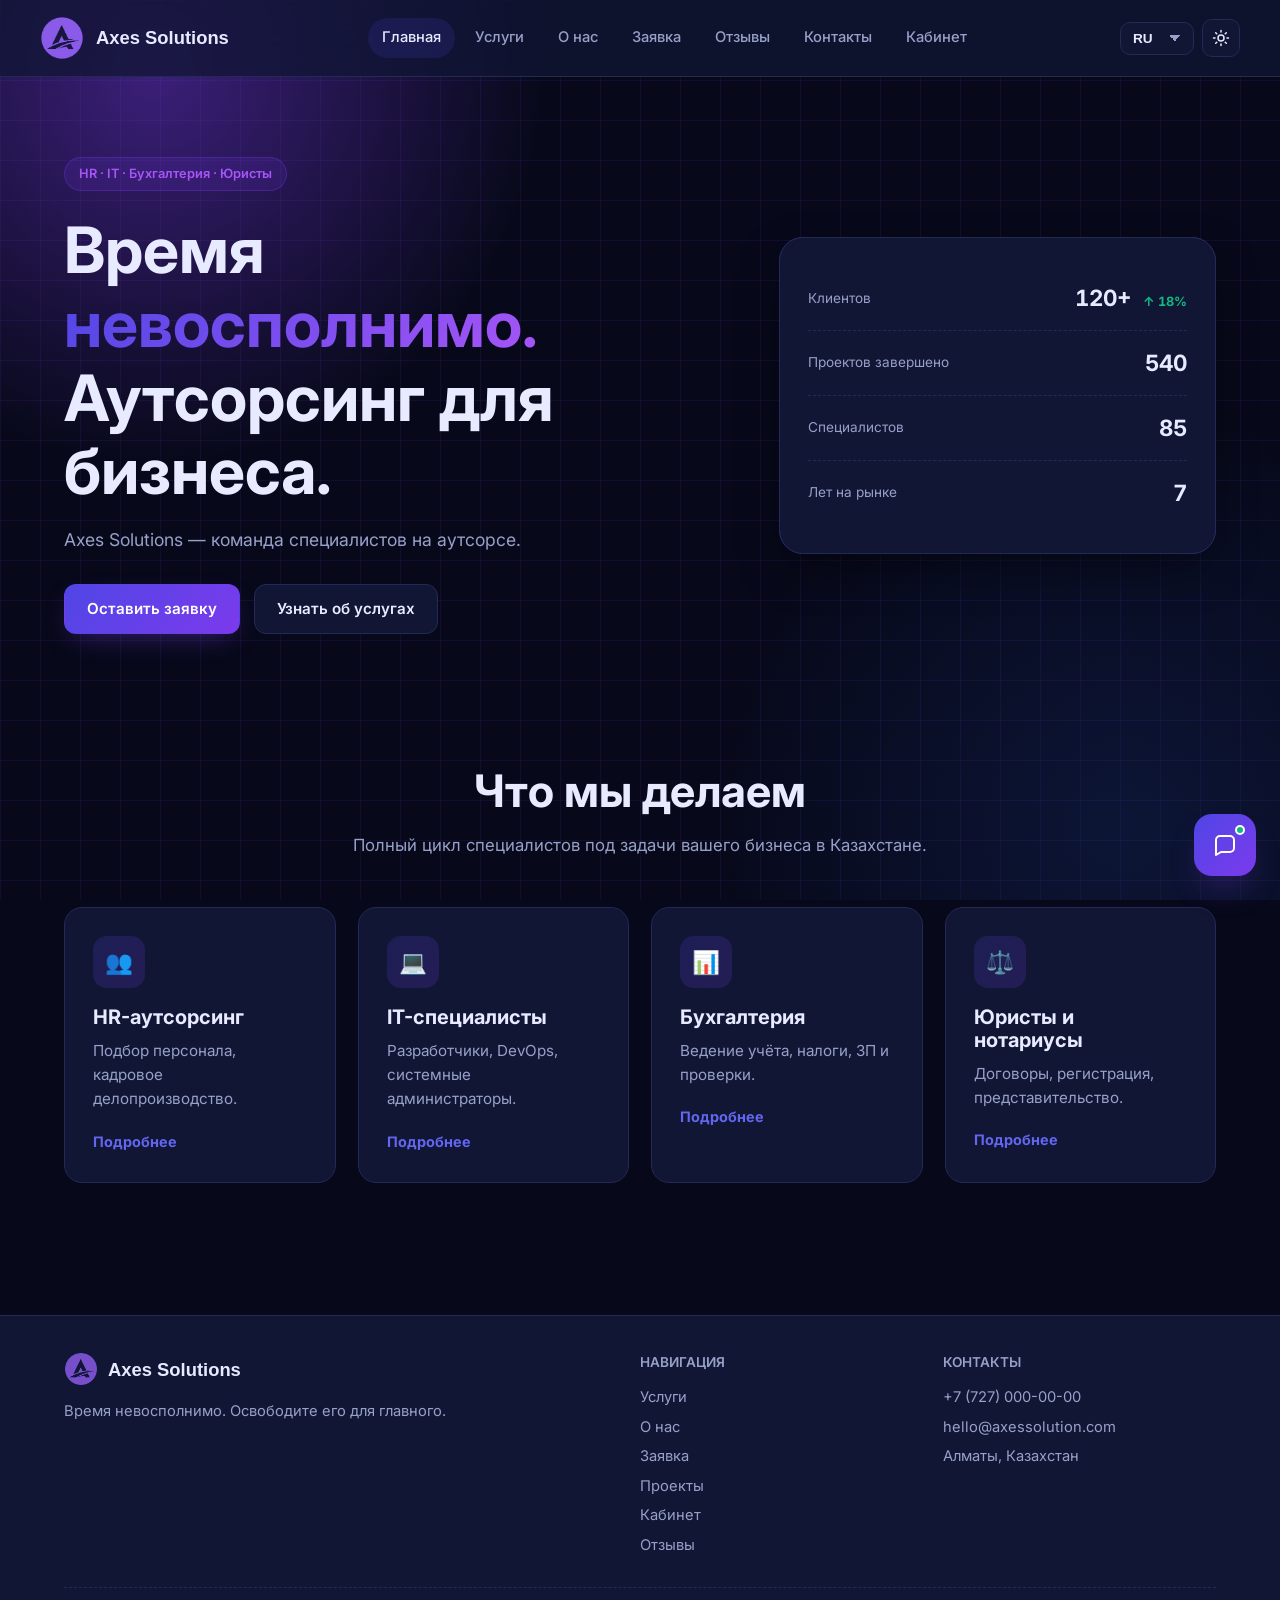
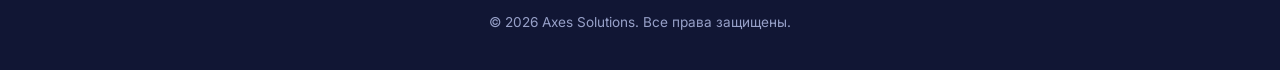
<file: frontend/html/index.html>
<!DOCTYPE html>
<html lang="ru" data-theme="dark">
<head>
  <meta charset="UTF-8" />
  <meta name="viewport" content="width=device-width, initial-scale=1.0" />

  <title data-i18n="page.index.title"></title>
  <meta name="description" data-i18n-content="page.index.description" content="" />

  <link rel="preconnect" href="https://fonts.googleapis.com" />
  <link rel="preconnect" href="https://fonts.gstatic.com" crossorigin />
  <link href="https://fonts.googleapis.com/css2?family=Inter:wght@400;500;600;700;800&display=swap" rel="stylesheet">
  
 
  <link rel="stylesheet" href="../css/style.css" />
</head>

<body>
  <div id="header-slot"></div>

  <main>
    <section class="hero">
      <div class="container">
        <div class="hero-grid">

          <div class="fade-in">
            <span class="hero-eyebrow" data-i18n="hero.eyebrow"></span>

            <h1>
              <span data-i18n="hero.title.1"></span>
              <span class="accent" data-i18n="hero.title.accent"></span><br/>
              <span data-i18n="hero.title.2"></span>
            </h1>

            <p class="lead" data-i18n="hero.lead"></p>

            <div class="hero-cta">
              <a href="../html/requests.html" class="btn btn-primary" data-i18n="hero.cta.primary"></a>
              <a href="../html/services.html" class="btn btn-ghost" data-i18n="hero.cta.secondary"></a>
            </div>
          </div>

          <aside class="hero-card fade-in delay-2">
            <div class="metric">
              <span class="metric-label" data-i18n="hero.metric.clients"></span>
              <span class="metric-value">120+ <span class="up">↑ 18%</span></span>
            </div>

            <div class="metric">
              <span class="metric-label" data-i18n="hero.metric.projects"></span>
              <span class="metric-value">540</span>
            </div>

            <div class="metric">
              <span class="metric-label" data-i18n="hero.metric.specialists"></span>
              <span class="metric-value">85</span>
            </div>

            <div class="metric">
              <span class="metric-label" data-i18n="hero.metric.experience"></span>
              <span class="metric-value">7</span>
            </div>
          </aside>

        </div>
      </div>
    </section>

    <section>
      <div class="container">

          <div class="section-head fade-in">
            <h2 data-i18n="services.title"></h2>
            <p data-i18n="services.lead"></p>
          </div>
          
          <div class="services-grid">
          
            <a class="service-card fade-in" href="service-hr.html">
              <div class="service-icon">👥</div>
              <h3 data-i18n="services.hr.title"></h3>
              <p data-i18n="services.hr.desc"></p>
              <span class="service-link" data-i18n="services.link.more"></span>
            </a>
          
            <a class="service-card fade-in delay-1" href="service-it.html">
              <div class="service-icon">💻</div>
              <h3 data-i18n="services.it.title"></h3>
              <p data-i18n="services.it.desc"></p>
              <span class="service-link" data-i18n="services.link.more"></span>
            </a>
          
            <a class="service-card fade-in delay-2" href="service-accounting.html">
              <div class="service-icon">📊</div>
              <h3 data-i18n="services.acc.title"></h3>
              <p data-i18n="services.acc.desc"></p>
              <span class="service-link" data-i18n="services.link.more"></span>
            </a>
          
            <a class="service-card fade-in delay-3" href="service-legal.html">
              <div class="service-icon">⚖️</div>
              <h3 data-i18n="services.legal.title"></h3>
              <p data-i18n="services.legal.desc"></p>
              <span class="service-link" data-i18n="services.link.more"></span>
            </a>
          
          </div>
      </div>
    </section>

  </main>

  <div id="footer-slot"></div>

  
  <script src="../js/i18n.js"></script>
  <script src="../js/partials.js"></script>
  <script src="../js/app.js"></script>

  <script>
    window.mountLayout();
  </script>

</body>
</html>
</file>
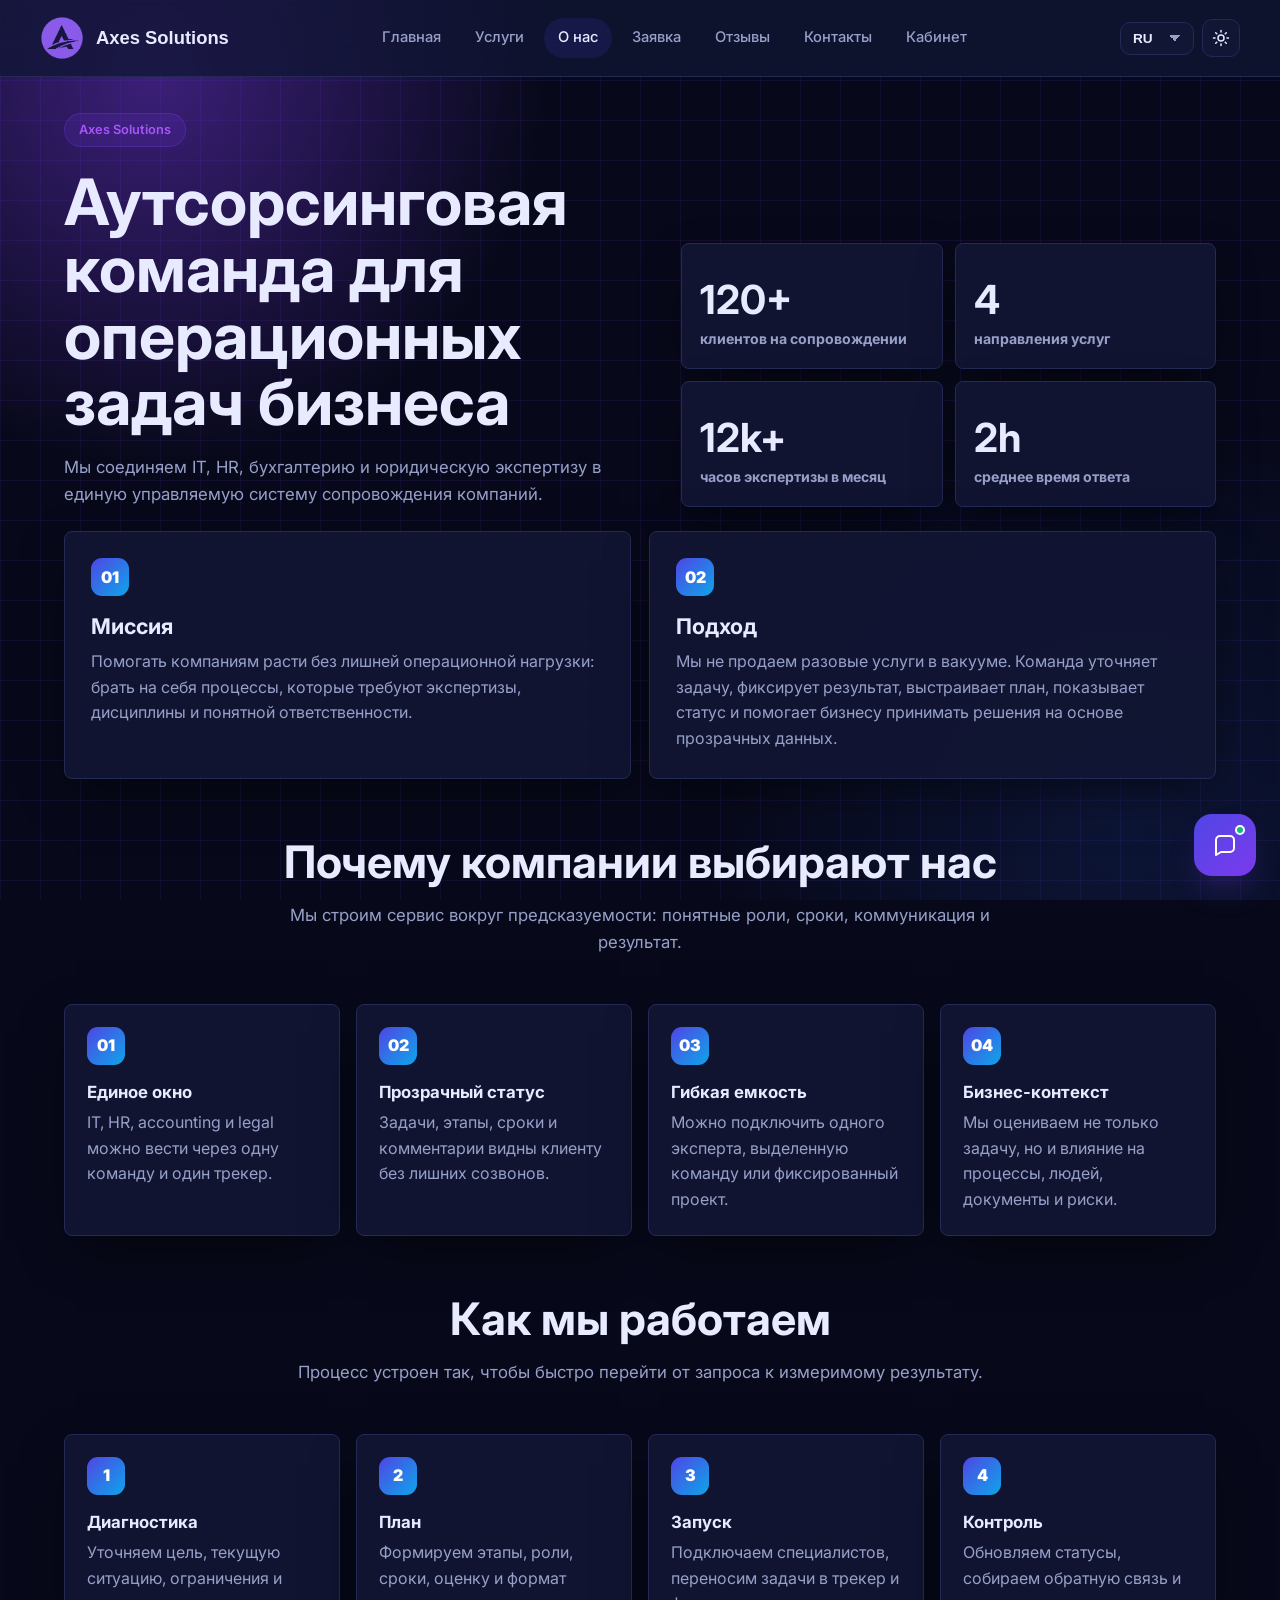
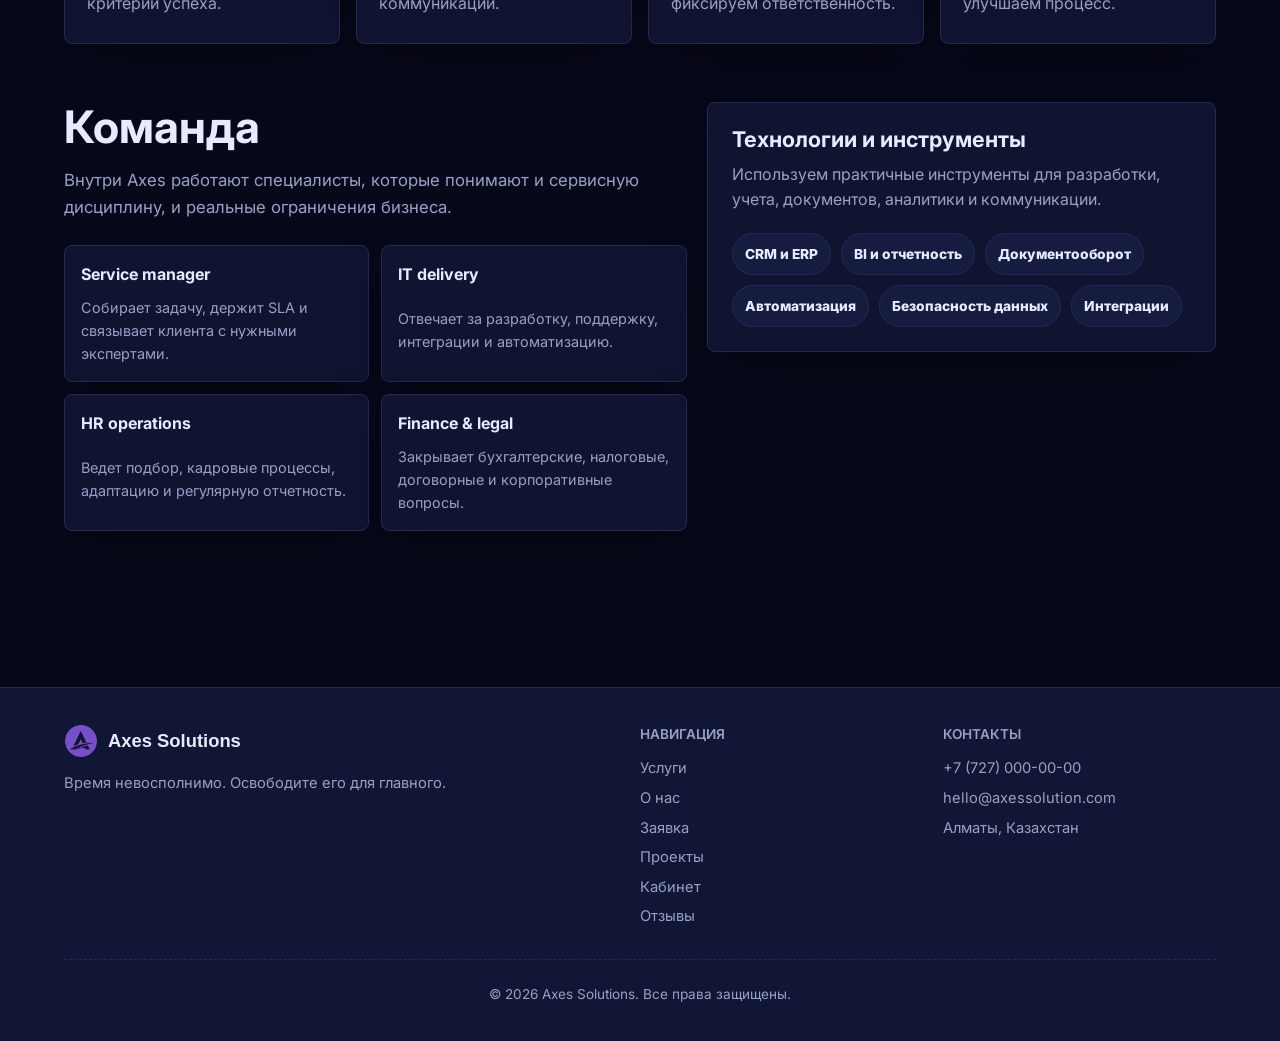
<file: frontend/html/about.html>
<!DOCTYPE html>
<html lang="ru" data-theme="dark">
<head>
  <meta charset="UTF-8" />
  <meta name="viewport" content="width=device-width, initial-scale=1.0" />

  <title data-i18n="page.about.title"></title>

  <link rel="preconnect" href="https://fonts.googleapis.com" />
  <link href="https://fonts.googleapis.com/css2?family=Inter:wght@400;500;600;700;800&display=swap" rel="stylesheet">
 
  <link rel="stylesheet" href="../css/style.css" />
</head>

<body>

  <div id="header-slot"></div>

  <main class="page about-page">
    <div class="container">

      <div class="about-hero fade-in">
        <div>
          <span class="hero-eyebrow" data-i18n="about.hero.badge"></span>
          <h1 data-i18n="about.hero.title"></h1>
          <p data-i18n="about.hero.lead"></p>
        </div>
        <div class="about-hero__stats">
          <div>
            <strong>120+</strong>
            <span data-i18n="about.stats.clients"></span>
          </div>
          <div>
            <strong>4</strong>
            <span data-i18n="about.stats.services"></span>
          </div>
          <div>
            <strong>12k+</strong>
            <span data-i18n="about.stats.hours"></span>
          </div>
          <div>
            <strong>2h</strong>
            <span data-i18n="about.stats.response"></span>
          </div>
        </div>
      </div>

      <section class="about-mission-grid fade-in delay-1">
        <article>
          <span>01</span>
          <h2 data-i18n="about.mission.title"></h2>
          <p data-i18n="about.mission.text"></p>
        </article>
        <article>
          <span>02</span>
          <h2 data-i18n="about.goal.title"></h2>
          <p data-i18n="about.goal.text"></p>
        </article>
      </section>

      <section class="about-section fade-in delay-2">
        <div class="section-head">
          <h2 data-i18n="about.advantages.title"></h2>
          <p data-i18n="about.advantages.lead"></p>
        </div>
        <div class="about-card-grid">
          <article class="about-card">
            <span class="about-card__icon">01</span>
            <h3 data-i18n="about.advantage.1.title"></h3>
            <p data-i18n="about.advantage.1.text"></p>
          </article>
          <article class="about-card">
            <span class="about-card__icon">02</span>
            <h3 data-i18n="about.advantage.2.title"></h3>
            <p data-i18n="about.advantage.2.text"></p>
          </article>
          <article class="about-card">
            <span class="about-card__icon">03</span>
            <h3 data-i18n="about.advantage.3.title"></h3>
            <p data-i18n="about.advantage.3.text"></p>
          </article>
          <article class="about-card">
            <span class="about-card__icon">04</span>
            <h3 data-i18n="about.advantage.4.title"></h3>
            <p data-i18n="about.advantage.4.text"></p>
          </article>
        </div>
      </section>

      <section class="about-section fade-in delay-3">
        <div class="section-head">
          <h2 data-i18n="about.workflow.title"></h2>
          <p data-i18n="about.workflow.lead"></p>
        </div>
        <div class="about-workflow">
          <article>
            <span>1</span>
            <h3 data-i18n="about.workflow.1.title"></h3>
            <p data-i18n="about.workflow.1.text"></p>
          </article>
          <article>
            <span>2</span>
            <h3 data-i18n="about.workflow.2.title"></h3>
            <p data-i18n="about.workflow.2.text"></p>
          </article>
          <article>
            <span>3</span>
            <h3 data-i18n="about.workflow.3.title"></h3>
            <p data-i18n="about.workflow.3.text"></p>
          </article>
          <article>
            <span>4</span>
            <h3 data-i18n="about.workflow.4.title"></h3>
            <p data-i18n="about.workflow.4.text"></p>
          </article>
        </div>
      </section>

      <section class="about-section about-split fade-in delay-3">
        <div>
          <div class="section-head align-left">
            <h2 data-i18n="about.team.title"></h2>
            <p data-i18n="about.team.lead"></p>
          </div>
          <div class="about-team-grid">
            <article>
              <strong data-i18n="about.team.1.role"></strong>
              <span data-i18n="about.team.1.text"></span>
            </article>
            <article>
              <strong data-i18n="about.team.2.role"></strong>
              <span data-i18n="about.team.2.text"></span>
            </article>
            <article>
              <strong data-i18n="about.team.3.role"></strong>
              <span data-i18n="about.team.3.text"></span>
            </article>
            <article>
              <strong data-i18n="about.team.4.role"></strong>
              <span data-i18n="about.team.4.text"></span>
            </article>
          </div>
        </div>

        <div class="about-tech">
          <h2 data-i18n="about.tech.title"></h2>
          <p data-i18n="about.tech.lead"></p>
          <div class="about-tech__tags">
            <span data-i18n="about.tech.crm"></span>
            <span data-i18n="about.tech.analytics"></span>
            <span data-i18n="about.tech.documents"></span>
            <span data-i18n="about.tech.automation"></span>
            <span data-i18n="about.tech.security"></span>
            <span data-i18n="about.tech.integration"></span>
          </div>
        </div>
      </section>
    </div>
  </main>

  <div id="footer-slot"></div>

 
  <script src="../js/i18n.js"></script>
  <script src="../js/partials.js"></script>
  <script src="../js/app.js"></script>

  <script>
    window.mountLayout();
  </script>

</body>
</html>
</file>
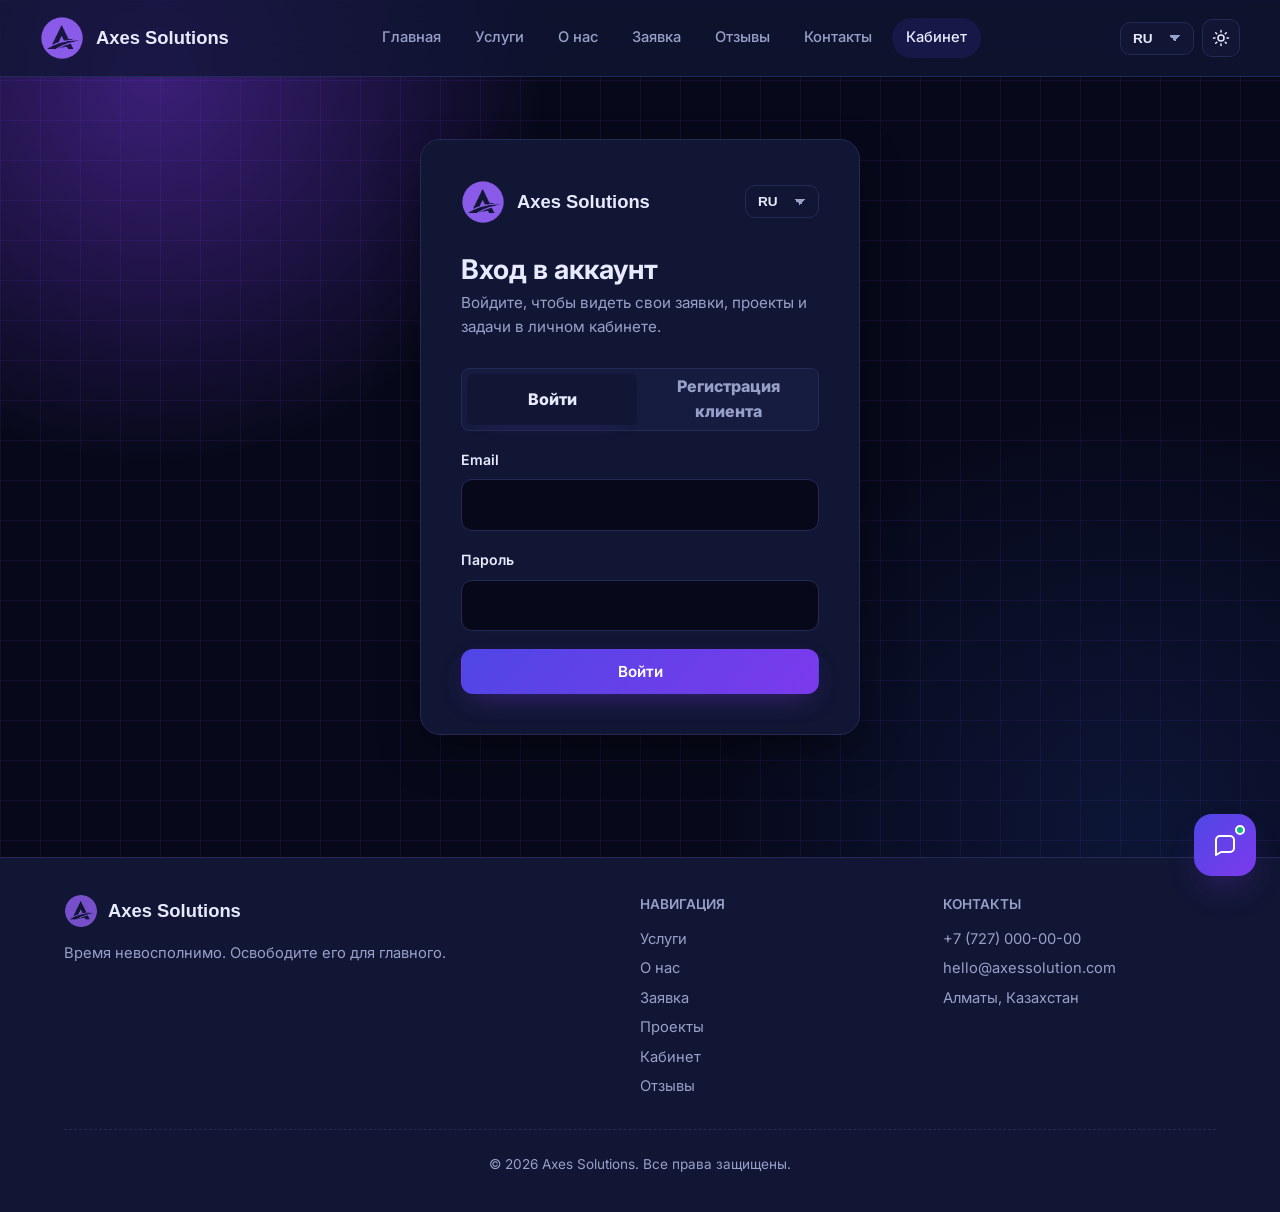
<file: frontend/html/account.html>
<!DOCTYPE html>
<html lang="ru" data-theme="dark">
<head>
  <meta charset="UTF-8" />
  <meta name="viewport" content="width=device-width, initial-scale=1.0" />

  <title data-i18n="page.account.title"></title>

  <link rel="preconnect" href="https://fonts.googleapis.com" />
  <link href="https://fonts.googleapis.com/css2?family=Inter:wght@400;500;600;700;800&display=swap" rel="stylesheet" />
  <link rel="stylesheet" href="../css/style.css" />
</head>

<body>
  <div id="header-slot"></div>

  <main class="page account-page">
    <div class="container">
      <section class="account-hero fade-in">
        <div>
          <span data-i18n="account.eyebrow"></span>
          <h1 id="account-title" data-i18n="account.defaultTitle"></h1>
          <p id="account-subtitle" data-i18n="account.loadingProfile"></p>
        </div>
        <div class="account-actions">
          <a class="btn btn-primary" href="requests.html" data-i18n="account.newRequest"></a>
          <button class="btn btn-ghost" id="account-logout" type="button" data-i18n="account.logout"></button>
        </div>
      </section>

      <section class="account-summary fade-in delay-1" id="account-summary">
        <div class="summary-card"><span data-i18n="account.summary.active"></span><strong>0</strong></div>
        <div class="summary-card"><span data-i18n="account.summary.requests"></span><strong>0</strong></div>
        <div class="summary-card"><span data-i18n="account.summary.review"></span><strong>0</strong></div>
      </section>

      <section class="account-layout fade-in delay-2">
        <div class="account-panel">
          <div class="account-panel__head">
            <div>
              <h2 data-i18n="account.projects.title"></h2>
              <p data-i18n="account.projects.lead"></p>
            </div>
          </div>
          <div class="account-list" id="account-projects">
            <div class="empty-state" data-i18n="account.projects.loading"></div>
          </div>
        </div>

        <div class="account-panel">
          <div class="account-panel__head">
            <div>
              <h2 data-i18n="account.requests.title"></h2>
              <p data-i18n="account.requests.lead"></p>
            </div>
          </div>
          <div class="account-list" id="account-requests">
            <div class="empty-state" data-i18n="account.requests.loading"></div>
          </div>
        </div>
      </section>

      <section class="account-panel document-panel fade-in delay-3">
        <div class="account-panel__head">
          <div>
            <h2 data-i18n="account.documents.title"></h2>
            <p data-i18n="account.documents.lead"></p>
          </div>
        </div>
        <form id="document-form" class="document-form">
          <div class="smart-grid">
            <div class="form-row">
              <label for="doc-type" data-i18n="account.documents.type"></label>
              <select id="doc-type" name="doc_type">
                <option value="contract" data-i18n="account.documents.contract"></option>
                <option value="nda">NDA</option>
              </select>
            </div>
            <div class="form-row">
              <label for="doc-project" data-i18n="account.documents.project"></label>
              <select id="doc-project" name="project_id"></select>
            </div>
          </div>
          <div class="smart-grid">
            <div class="form-row">
              <label for="doc-company" data-i18n="account.documents.company"></label>
              <input id="doc-company" name="company" type="text" required />
            </div>
            <div class="form-row">
              <label for="doc-bin" data-i18n="account.documents.bin"></label>
              <input id="doc-bin" name="bin" type="text" data-i18n-ph="account.documents.bin.ph" placeholder="" />
            </div>
          </div>
          <div class="smart-grid">
            <div class="form-row">
              <label for="doc-director" data-i18n="account.documents.director"></label>
              <input id="doc-director" name="director" type="text" data-i18n-ph="account.documents.director.ph" placeholder="" />
            </div>
            <div class="form-row">
              <label for="doc-email" data-i18n="common.email"></label>
              <input id="doc-email" name="contact_email" type="email" />
            </div>
          </div>
          <div class="form-row">
            <label for="doc-address" data-i18n="account.documents.address"></label>
            <input id="doc-address" name="address" type="text" />
          </div>
          <div class="document-actions">
            <button class="btn btn-primary" type="submit" data-i18n="account.documents.download"></button>
            <span id="document-status" data-i18n="account.documents.status"></span>
          </div>
        </form>
      </section>
    </div>
  </main>

  <div id="footer-slot"></div>

  <script src="../js/i18n.js"></script>
  <script src="../js/partials.js"></script>
  <script src="../js/app.js"></script>
  <script>
    window.mountLayout();

    const t = (key) => window.I18N?.t(key) || key;
    const tf = (key, values) => window.I18N?.format(key, values) || key;
    const serviceLabel = service => ["hr", "it", "accounting", "legal"].includes(service)
      ? t(`service.label.${service}`)
      : t("service.label.unknown");
    const statusLabel = status => ["new", "in_progress", "review", "done", "cancelled"].includes(status)
      ? t(`status.${status}`)
      : status;

    function escapeHtml(value = "") {
      return String(value).replace(/[&<>"']/g, char => ({
        "&": "&amp;",
        "<": "&lt;",
        ">": "&gt;",
        '"': "&quot;",
        "'": "&#039;"
      }[char]));
    }

    function fmtDate(iso) {
      try {
        return new Date(iso).toLocaleDateString(window.I18N?.locale() || "ru-RU", { day: "2-digit", month: "long", year: "numeric" });
      } catch {
        return iso;
      }
    }

    function statusBadge(status) {
      return `<span class="task-status-badge is-${status}">${escapeHtml(statusLabel(status))}</span>`;
    }

    function taskProgress(tasks = []) {
      if (!tasks.length) return 0;
      const weights = { new: 0, in_progress: 35, review: 70, done: 100, cancelled: 0 };
      return Math.round(tasks.reduce((sum, task) => sum + (weights[task.status] || 0), 0) / tasks.length);
    }

    function renderProjects(projects) {
      const box = document.getElementById("account-projects");
      if (!projects.length) {
        box.innerHTML = `<div class="empty-state">${t("account.projects.empty")}</div>`;
        return;
      }

      box.innerHTML = projects.map(project => {
        const tasks = project.payload?.tasks || [];
        const progress = taskProgress(tasks);

        return `
          <article class="account-card">
            <header>
              <div>
                <span>${escapeHtml(serviceLabel(project.service) || project.service || t("service.label.unknown"))}</span>
                <h3>${escapeHtml(project.title)}</h3>
              </div>
              ${statusBadge(project.status)}
            </header>
            <div class="tracker-progress"><span style="width:${progress}%"></span></div>
            <div class="account-card__meta">
              <div><small>${t("account.meta.progress")}</small><strong>${progress}%</strong></div>
              <div><small>${t("account.meta.tasks")}</small><strong>${tasks.length}</strong></div>
              <div><small>${t("account.meta.updated")}</small><strong>${fmtDate(project.updated_at)}</strong></div>
            </div>
            <footer>
              <a class="btn btn-primary btn-sm" href="project-tracker.html?id=${encodeURIComponent(project.id)}">${t("account.openProject")}</a>
            </footer>
          </article>
        `;
      }).join("");
    }

    function renderRequests(requests) {
      const box = document.getElementById("account-requests");
      if (!requests.length) {
        box.innerHTML = `<div class="empty-state">${t("account.requests.empty")}</div>`;
        return;
      }

      box.innerHTML = requests.map(req => `
        <article class="account-card">
          <header>
            <div>
              <span>${escapeHtml(serviceLabel(req.service) || req.service)}</span>
              <h3>${escapeHtml(req.title || req.company)}</h3>
            </div>
            ${statusBadge(req.status)}
          </header>
          <p>${escapeHtml(req.summary || req.message)}</p>
          ${req.recommended_specialist ? renderRecommendedSpecialist(req.recommended_specialist) : ""}
          <div class="account-card__meta">
            <div><small>${t("account.meta.estimate")}</small><strong>${escapeHtml(req.estimate || t("account.estimate.pending"))}</strong></div>
            <div><small>${t("account.meta.deadline")}</small><strong>${escapeHtml(req.deadline || t("common.toClarify"))}</strong></div>
            <div><small>${t("account.meta.date")}</small><strong>${fmtDate(req.created_at)}</strong></div>
          </div>
          ${req.project_id ? `<footer><a class="btn btn-ghost btn-sm" href="project-tracker.html?id=${encodeURIComponent(req.project_id)}">${t("account.goProject")}</a></footer>` : ""}
        </article>
      `).join("");
    }

    function renderRecommendedSpecialist(recommendation) {
      const specialist = recommendation?.specialist;
      if (!specialist) return "";

      return `
        <div class="recommended-specialist compact">
          <img src="${escapeHtml(specialist.photo || "../img/logo.png")}" alt="" />
          <div>
            <span>${t("ai.recommended")}</span>
            <strong>${escapeHtml(specialist.name)}</strong>
            <small>${escapeHtml(specialist.specialization)} · ${t("specialists.rating")} ${escapeHtml(specialist.rating)}</small>
          </div>
        </div>
      `;
    }

    function initDocumentForm(profile, projects) {
      const form = document.getElementById("document-form");
      const projectSelect = document.getElementById("doc-project");
      const status = document.getElementById("document-status");
      if (!form || !projectSelect) return;

      projectSelect.innerHTML = [
        `<option value="">${t("account.documents.noProject")}</option>`,
        ...projects.map(project => `<option value="${escapeHtml(project.id)}">${escapeHtml(project.title)}</option>`)
      ].join("");

      form.company.value = profile.company || profile.name || "";
      form.contact_email.value = profile.email || "";

      form.addEventListener("submit", async event => {
        event.preventDefault();
        const token = window.AXStorage?.getItem("ax.token");
        const payload = {
          doc_type: form.doc_type.value,
          lang: window.I18N?.current || "ru",
          project_id: form.project_id.value,
          company: form.company.value.trim(),
          bin: form.bin.value.trim(),
          address: form.address.value.trim(),
          director: form.director.value.trim(),
          contact_email: form.contact_email.value.trim() || profile.email
        };

        if (payload.company.length < 2) {
          status.textContent = t("account.documents.errCompany");
          return;
        }

        status.textContent = t("account.documents.generating");
        try {
          const response = await fetch(`${window.AX.API}/account/documents`, {
            method: "POST",
            headers: {
              "Content-Type": "application/json",
              Authorization: `Bearer ${token}`
            },
            body: JSON.stringify(payload)
          });

          if (!response.ok) {
            const error = await response.json().catch(() => ({}));
            throw new Error(error.detail || `HTTP ${response.status}`);
          }

          const blob = await response.blob();
          const url = URL.createObjectURL(blob);
          const link = document.createElement("a");
          link.href = url;
          link.download = payload.doc_type === "nda" ? "axes-nda.pdf" : "axes-contract.pdf";
          document.body.appendChild(link);
          link.click();
          link.remove();
          URL.revokeObjectURL(url);
          status.textContent = t("account.documents.ready");
        } catch (err) {
          status.textContent = tf("account.documents.error", { message: err.message });
        }
      });
    }

    document.addEventListener("DOMContentLoaded", async () => {
      if (!window.AX.isAuthenticated()) {
        window.location.href = "login.html";
        return;
      }

      let profile;
      try {
        profile = await window.AX.api("/auth/me");
      } catch (_) {
        window.AX.logout();
        return;
      }

      if (profile.role === "admin") {
        window.location.href = "admin.html";
        return;
      }

      document.getElementById("account-title").textContent = profile.name
        ? tf("account.welcome", { name: profile.name })
        : t("account.myCabinet");
      document.getElementById("account-subtitle").textContent =
        `${profile.email}${profile.company ? ` · ${profile.company}` : ""}`;
      document.getElementById("account-logout").addEventListener("click", () => window.AX.logout());

      try {
        const [projects, requests] = await Promise.all([
          window.AX.api("/account/projects"),
          window.AX.api("/account/requests")
        ]);

        renderProjects(projects);
        renderRequests(requests);
        initDocumentForm(profile, projects);

        document.getElementById("account-summary").innerHTML = `
          <div class="summary-card"><span>${t("account.summary.active")}</span><strong>${projects.filter(item => item.status !== "done").length}</strong></div>
          <div class="summary-card"><span>${t("account.summary.requests")}</span><strong>${requests.length}</strong></div>
          <div class="summary-card"><span>${t("account.summary.review")}</span><strong>${projects.filter(item => item.status === "review").length}</strong></div>
        `;
      } catch (err) {
        document.getElementById("account-projects").innerHTML = `<div class="empty-state">${tf("common.loadError", { message: escapeHtml(err.message) })}</div>`;
        document.getElementById("account-requests").innerHTML = `<div class="empty-state">${tf("common.loadError", { message: escapeHtml(err.message) })}</div>`;
      }
    });
  </script>
</body>
</html>
</file>
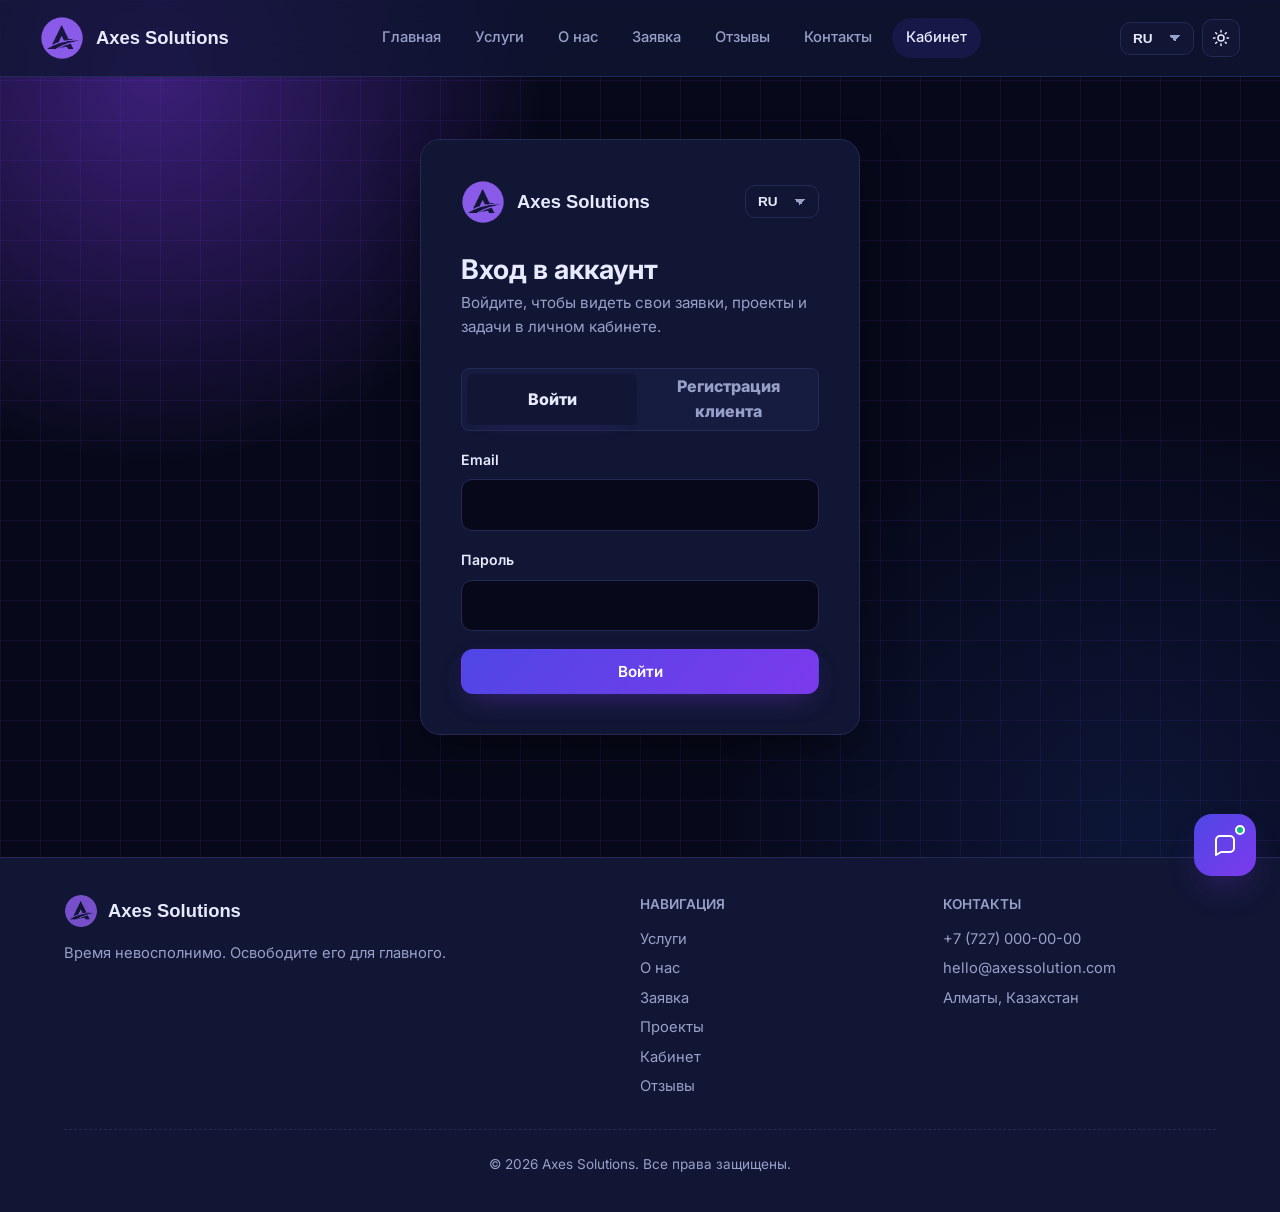
<file: frontend/html/admin.html>
<!DOCTYPE html>
<html lang="ru" data-theme="light">
<head>
  <meta charset="UTF-8" />
  <meta name="viewport" content="width=device-width, initial-scale=1.0" />

  <title data-i18n="page.admin.title"></title>

  <link rel="preconnect" href="https://fonts.googleapis.com" />
  <link href="https://fonts.googleapis.com/css2?family=Inter:wght@400;500;600;700;800&display=swap" rel="stylesheet">
  <link rel="stylesheet" href="../css/style.css" />
</head>

<body class="admin-body">
  <main class="admin-app">
    <aside class="admin-aside">
      <a href="index.html" class="brand admin-brand">
        <img src="../img/logo.png" class="brand-logo" alt="" data-i18n-alt="brand.logoAlt">
        <span>Axes.admin</span>
      </a>

      <nav class="admin-sidebar">
        <h4 data-i18n="admin.sidebar.title"></h4>

        <button class="active" data-tab="requests">
          <span data-i18n="admin.tab.requests"></span>
          <small data-i18n="admin.role.admin"></small>
        </button>

        <button data-tab="projects">
          <span data-i18n="admin.tab.projects"></span>
          <small data-i18n="admin.role.admin"></small>
        </button>

        <button data-tab="specialists">
          <span data-i18n="admin.tab.specialists"></span>
          <small data-i18n="admin.role.admin"></small>
        </button>

        <button data-tab="reviews">
          <span data-i18n="admin.tab.reviews"></span>
          <small data-i18n="admin.role.admin"></small>
        </button>

        <button data-tab="chat">
          <span data-i18n="admin.tab.chat"></span>
          <small data-i18n="admin.role.admin"></small>
        </button>

        <button data-tab="users">
          <span data-i18n="admin.tab.users"></span>
          <small data-i18n="admin.role.admin"></small>
        </button>
      </nav>

      <div class="admin-aside-note">
        <strong data-i18n="admin.closed.title"></strong>
        <span data-i18n="admin.closed.body"></span>
      </div>
    </aside>

    <section class="admin-main">
      <div class="admin-topbar">
        <div>
          <h1 data-testid="admin-title" data-i18n="admin.title"></h1>
          <p id="admin-subtitle" data-i18n="admin.profile.loading"></p>
        </div>

        <div class="admin-header-actions">
          <select id="lang-select" class="lang-select" data-testid="lang-select">
            <option value="ru">RU</option>
            <option value="kz">KZ</option>
            <option value="en">EN</option>
          </select>
          <span class="role-pill" id="role-pill" data-i18n="admin.role"></span>
          <a class="btn btn-ghost btn-sm" href="index.html" data-i18n="admin.toSite"></a>
          <button class="btn btn-primary btn-sm" id="logout-btn" data-testid="admin-logout" data-i18n="admin.logout"></button>
        </div>
      </div>

      <section class="admin-kpis" id="admin-kpis" aria-live="polite"></section>

      <div class="admin-panels">
        <div id="panel-requests" class="table-wrap">
          <div class="empty-state" data-i18n="admin.loading.requests"></div>
        </div>

        <div id="panel-projects" class="table-wrap" style="display:none;">
          <div class="empty-state" data-i18n="admin.loading.projects"></div>
        </div>

        <div id="panel-specialists" class="table-wrap" style="display:none;">
          <div class="empty-state" data-i18n="admin.loading.specialists"></div>
        </div>

        <div id="panel-reviews" class="table-wrap" style="display:none;">
          <div class="empty-state" data-i18n="admin.loading.reviews"></div>
        </div>

        <div id="panel-chat" class="table-wrap" style="display:none;">
          <div class="empty-state" data-i18n="admin.loading.chat"></div>
        </div>

        <div id="panel-users" class="table-wrap" style="display:none;">
          <div class="empty-state" data-i18n="admin.loading.users"></div>
        </div>
      </div>
    </section>
  </main>

  <script src="../js/i18n.js"></script>
  <script src="../js/app.js"></script>

  <script>
    const t = (key) => window.I18N?.t(key) || key;
    const tf = (key, values) => window.I18N?.format(key, values) || key;
    const roleLabel = role => ["admin", "user", "client", "manager", "moderator"].includes(role)
      ? t(`admin.role.${role}`)
      : role;
    const serviceLabel = service => ["hr", "it", "accounting", "legal"].includes(service)
      ? t(`service.label.${service}`)
      : t("service.label.unknown");
    const statusLabel = status => ["new", "in_progress", "review", "done", "cancelled"].includes(status)
      ? t(`status.${status}`)
      : status;
    const tagLabel = tag => t(`tag.${tag}`) === `tag.${tag}` ? tag : t(`tag.${tag}`);
    const complexityLabel = value => {
      const normalized = String(value || "").toLowerCase();
      if (normalized === "high" || value === window.I18N?.base("legacy.complexity.high")) return t("smart.complexity.high");
      if (normalized === "medium" || value === window.I18N?.base("legacy.complexity.medium")) return t("smart.complexity.medium");
      return value || "-";
    };

    const roleAccess = {
      admin: ["requests", "projects", "specialists", "reviews", "chat", "users"]
    };

    let activeChatId = null;
    let chatTimer = null;
    const adminStats = {
      activeRequests: 0,
      projects: 0,
      completedTasks: 0,
      avgRating: 0,
      specialists: 0,
      users: 0
    };

    function updateAdminKpis(partial = {}) {
      Object.assign(adminStats, partial);
      const box = document.getElementById("admin-kpis");
      if (!box) return;

      box.innerHTML = `
        <article><strong>${adminStats.activeRequests}</strong><span>${t("admin.kpi.activeRequests")}</span></article>
        <article><strong>${adminStats.projects}</strong><span>${t("admin.kpi.projects")}</span></article>
        <article><strong>${adminStats.completedTasks}</strong><span>${t("admin.kpi.completedTasks")}</span></article>
        <article><strong>${adminStats.avgRating}</strong><span>${t("admin.kpi.avgRating")}</span></article>
        <article><strong>${adminStats.specialists}</strong><span>${t("admin.kpi.specialists")}</span></article>
        <article><strong>${adminStats.users}</strong><span>${t("admin.kpi.users")}</span></article>
      `;
    }

    async function loadAdminStats() {
      try {
        const stats = await window.AX.api("/admin/stats");
        updateAdminKpis({
          activeRequests: stats.active_requests,
          projects: stats.projects_total,
          completedTasks: stats.completed_tasks,
          avgRating: stats.average_specialist_rating,
          specialists: stats.specialists_total,
          users: stats.users_total
        });
      } catch (_) {
        updateAdminKpis();
      }
    }

    function escapeHtml(s) {
      return String(s ?? "").replace(/[&<>"']/g, c =>
        ({
          "&": "&amp;",
          "<": "&lt;",
          ">": "&gt;",
          '"': "&quot;",
          "'": "&#39;"
        }[c])
      );
    }

    function fmtDate(iso) {
      try {
        return new Date(iso).toLocaleString(window.I18N?.locale() || "ru-RU");
      } catch {
        return iso;
      }
    }

    function statusBadge(status) {
      const cls = {
        new: "badge-new",
        in_progress: "badge-progress",
        review: "badge-pending",
        cancelled: "badge-pending",
        done: "badge-done"
      }[status] || "badge-new";

      return `<span class="badge ${cls}">${escapeHtml(statusLabel(status))}</span>`;
    }

    function approvalBadge(approved) {
      return approved
        ? `<span class="badge badge-approved">${t("admin.badge.published")}</span>`
        : `<span class="badge badge-pending">${t("admin.badge.moderation")}</span>`;
    }

    function requestTags(tags = []) {
      if (!tags.length) return `<span class="muted">${t("admin.tags.empty")}</span>`;
      return `<div class="admin-chip-list">${tags.map(tag => `<span>${escapeHtml(tagLabel(tag))}</span>`).join("")}</div>`;
    }

    function compactText(text, limit = 180) {
      const value = String(text || "").trim();
      return value.length > limit ? `${value.slice(0, limit - 1)}…` : value;
    }

    function noAccess(panel, role) {
      panel.innerHTML = `<div class="empty-state">
        ${tf("admin.noAccess", { role: escapeHtml(roleLabel(role)) })}
      </div>`;
    }

    async function loadRequests(role) {
      const wrap = document.getElementById("panel-requests");
      if (!roleAccess[role]?.includes("requests")) {
        noAccess(wrap, role);
        return;
      }

      try {
        const list = await window.AX.api("/requests");
        updateAdminKpis({ activeRequests: list.filter(item => ["new", "in_progress", "review"].includes(item.status)).length });

        if (!list.length) {
          wrap.innerHTML = `
            <div class="admin-panel-intro">
              <div>
                <h2>${t("admin.tab.requests")}</h2>
                <p>${t("admin.panel.requestsLead")}</p>
              </div>
            </div>
            <div class="empty-state">${t("admin.empty.requests")}</div>
          `;
          return;
        }

        wrap.innerHTML = `
          <div class="admin-panel-intro">
            <div>
              <h2>${t("admin.tab.requests")}</h2>
              <p>${t("admin.panel.requestsLead")}</p>
            </div>
          </div>
          <div class="admin-panel-tools">
            <input type="search" data-admin-search placeholder="${t("admin.tools.search.ph")}" />
            <select data-admin-status>
              <option value="all">${t("admin.tools.all")}</option>
              ${["new", "in_progress", "review", "done", "cancelled"].map(status => `<option value="${status}">${statusLabel(status)}</option>`).join("")}
            </select>
            <select data-admin-service>
              <option value="all">${t("admin.tools.all")}</option>
              ${["it", "hr", "accounting", "legal"].map(service => `<option value="${service}">${serviceLabel(service)}</option>`).join("")}
            </select>
          </div>
          <div data-admin-list></div>
        `;

        const body = wrap.querySelector("[data-admin-list]");
        const search = wrap.querySelector("[data-admin-search]");
        const statusFilter = wrap.querySelector("[data-admin-status]");
        const serviceFilter = wrap.querySelector("[data-admin-service]");

        const bindRequestActions = () => {
          wrap.querySelectorAll(".status-actions").forEach(group => {
            group.addEventListener("click", async (e) => {
              const btn = e.target.closest(".status-btn");
              if (!btn || btn.classList.contains("active")) return;

              await window.AX.api(`/requests/${group.dataset.id}/status`, {
                method: "PATCH",
                body: JSON.stringify({ status: btn.dataset.status })
              });
              loadRequests(role);
            });
          });

          wrap.querySelectorAll(".del-req").forEach(btn => {
            btn.addEventListener("click", async () => {
              if (!confirm(t("admin.confirm.deleteRequest"))) return;

              await window.AX.api(`/requests/${btn.dataset.id}`, {
                method: "DELETE"
              });

              loadRequests(role);
            });
          });
        };

        const renderRequests = () => {
          const query = (search?.value || "").toLowerCase();
          const status = statusFilter?.value || "all";
          const service = serviceFilter?.value || "all";
          const filtered = list.filter(r => {
            const haystack = `${r.title || ""} ${r.company || ""} ${r.email || ""} ${r.message || ""} ${r.summary || ""}`.toLowerCase();
            const matchesQuery = !query || haystack.includes(query);
            const matchesStatus = status === "all" || r.status === status;
            const matchesService = service === "all" || r.service === service;
            return matchesQuery && matchesStatus && matchesService;
          });

          body.innerHTML = filtered.length ? `
            <div class="admin-request-grid">
            ${filtered.map(r => `
              <article class="admin-request-card">
                <header>
                  <div>
                    <span>${escapeHtml(serviceLabel(r.service) || r.service)}</span>
                    <h3>${escapeHtml(r.title || r.company)}</h3>
                  </div>
                  ${statusBadge(r.status)}
                </header>
                <div class="admin-request-meta">
                  <div><small>${t("common.client")}</small><strong>${escapeHtml(r.company)}</strong></div>
                  <div><small>${t("common.email")}</small><strong>${escapeHtml(r.email)}</strong></div>
                  <div><small>${t("common.phone")}</small><strong>${escapeHtml(r.phone || "-")}</strong></div>
                  <div><small>${t("common.date")}</small><strong>${fmtDate(r.created_at)}</strong></div>
                </div>
                <div class="admin-request-summary">
                  <strong>${t("admin.summary.ai")}</strong>
                  <p>${escapeHtml(r.summary || compactText(r.message))}</p>
                </div>
                ${r.recommended_specialist?.specialist ? `
                  <div class="recommended-specialist compact">
                    <img src="${escapeHtml(r.recommended_specialist.specialist.photo || "../img/logo.png")}" alt="" />
                    <div>
                      <span>${t("ai.recommended")}</span>
                      <strong>${escapeHtml(r.recommended_specialist.specialist.name)}</strong>
                      <small>${escapeHtml(r.recommended_specialist.specialist.specialization)} · ${t("specialists.rating")} ${escapeHtml(r.recommended_specialist.specialist.rating)}</small>
                    </div>
                  </div>
                ` : ""}
                <div class="admin-request-meta">
                  <div><small>${t("common.cost")}</small><strong>${escapeHtml(r.estimate || t("common.estimateNeeded"))}</strong></div>
                  <div><small>${t("common.complexity")}</small><strong>${escapeHtml(complexityLabel(r.complexity))}</strong></div>
                  <div><small>${t("common.budgetClient")}</small><strong>${escapeHtml(r.budget || t("common.notSpecified"))}</strong></div>
                  <div><small>${t("common.deadline")}</small><strong>${escapeHtml(r.deadline || t("common.toClarify"))}</strong></div>
                </div>
                ${requestTags(r.tags)}
                <p class="admin-message">${escapeHtml(compactText(r.message, 260))}</p>
                <footer>
                  <div class="status-actions" data-id="${r.id}">
                    ${["new", "in_progress", "review", "done", "cancelled"].map(status => `
                      <button
                        type="button"
                        class="status-btn ${r.status === status ? "active" : ""}"
                        data-status="${status}"
                      >
                        ${statusLabel(status)}
                      </button>
                    `).join("")}
                  </div>
                  <div class="row-actions">
                    ${r.project_id ? `<a class="btn btn-ghost btn-sm" href="project-tracker.html?id=${encodeURIComponent(r.project_id)}">${t("admin.action.openProject")}</a>` : ""}
                    <button class="btn btn-danger btn-sm del-req" data-id="${r.id}">${t("common.delete")}</button>
                  </div>
                </footer>
              </article>
            `).join("")}
            </div>
          ` : `<div class="empty-state">${t("admin.empty.filtered")}</div>`;
          bindRequestActions();
        };

        [search, statusFilter, serviceFilter].forEach(item => item?.addEventListener("input", renderRequests));
        [statusFilter, serviceFilter].forEach(item => item?.addEventListener("change", renderRequests));
        renderRequests();
      } catch (err) {
        wrap.innerHTML = `<div class="empty-state">${tf("common.errorWithMessage", { message: escapeHtml(err.message) })}</div>`;
      }
    }

    async function loadProjects(role) {
      const wrap = document.getElementById("panel-projects");
      if (!roleAccess[role]?.includes("projects")) {
        noAccess(wrap, role);
        return;
      }

      try {
        const projects = await window.AX.api("/projects");
        updateAdminKpis({ projects: projects.length });

        if (!projects.length) {
          wrap.innerHTML = `
            <div class="admin-panel-intro">
              <div>
                <h2>${t("admin.tab.projects")}</h2>
                <p>${t("admin.panel.projectsLead")}</p>
              </div>
            </div>
            <div class="empty-state">${t("admin.empty.projects")}</div>
          `;
          return;
        }

        wrap.innerHTML = `
          <div class="admin-panel-intro">
            <div>
              <h2>${t("admin.tab.projects")}</h2>
              <p>${t("admin.panel.projectsLead")}</p>
            </div>
          </div>
          <div class="admin-panel-tools">
            <input type="search" data-admin-search placeholder="${t("admin.tools.search.ph")}" />
            <select data-admin-status>
              <option value="all">${t("admin.tools.all")}</option>
              ${["in_progress", "review", "done"].map(status => `<option value="${status}">${statusLabel(status)}</option>`).join("")}
            </select>
            <select data-admin-service>
              <option value="all">${t("admin.tools.all")}</option>
              ${["it", "hr", "accounting", "legal"].map(service => `<option value="${service}">${serviceLabel(service)}</option>`).join("")}
            </select>
          </div>
          <div data-admin-list></div>
        `;

        const body = wrap.querySelector("[data-admin-list]");
        const search = wrap.querySelector("[data-admin-search]");
        const statusFilter = wrap.querySelector("[data-admin-status]");
        const serviceFilter = wrap.querySelector("[data-admin-service]");

        const bindProjectActions = () => {
          wrap.querySelectorAll("[data-task-status]").forEach(select => {
            select.addEventListener("change", async () => {
              const card = select.closest("[data-project]");
              const project = projects.find(item => item.id === card.dataset.project);
              const task = project?.payload?.tasks?.find(item => item.id === select.dataset.taskStatus);
              if (!project || !task) return;

              task.status = select.value;
              task.updatedAt = new Date().toISOString();
              project.payload.activity = project.payload.activity || [];
              project.payload.activity.unshift({
                text: tf("admin.task.updated", { title: task.title }),
                at: new Date().toISOString()
              });

              await window.AX.api(`/projects/${project.id}`, {
                method: "PATCH",
                body: JSON.stringify({
                  status: project.payload.tasks.every(item => item.status === "done") ? "done" : "in_progress",
                  payload: project.payload
                })
              });
              await loadProjects(role);
            });
          });

          wrap.querySelectorAll("[data-project-status]").forEach(group => {
            group.addEventListener("click", async (e) => {
              const btn = e.target.closest(".status-btn");
              if (!btn || btn.classList.contains("active")) return;

              await window.AX.api(`/projects/${group.dataset.projectStatus}`, {
                method: "PATCH",
                body: JSON.stringify({ status: btn.dataset.status })
              });
              await loadProjects(role);
            });
          });
        };

        const renderProjects = () => {
          const query = (search?.value || "").toLowerCase();
          const status = statusFilter?.value || "all";
          const service = serviceFilter?.value || "all";
          const filtered = projects.filter(item => {
            const haystack = `${item.title || ""} ${item.company || ""} ${item.email || ""}`.toLowerCase();
            const matchesQuery = !query || haystack.includes(query);
            const matchesStatus = status === "all" || item.status === status;
            const matchesService = service === "all" || item.service === service;
            return matchesQuery && matchesStatus && matchesService;
          });

          body.innerHTML = filtered.length ? `
          <div class="admin-project-list">
            ${filtered.map(item => {
              const payload = item.payload || {};
              const tasks = payload.tasks || [];
              const done = tasks.filter(task => task.status === "done").length;
              const progress = tasks.length ? Math.round((done / tasks.length) * 100) : 0;

              return `
                <article class="admin-project-card" data-project="${item.id}">
                  <header>
                    <div>
                      <span>${escapeHtml(serviceLabel(item.service) || item.service || t("service.label.unknown"))}</span>
                      <h3>${escapeHtml(item.title)}</h3>
                      <p>${escapeHtml(item.company || item.email || t("common.client"))}</p>
                    </div>
                    ${statusBadge(item.status)}
                  </header>
                  <div class="tracker-progress"><span style="width:${progress}%"></span></div>
                  <div class="admin-project-tasks">
                    ${tasks.map(task => `
                      <div class="admin-project-task">
                        <div>
                          <strong>${escapeHtml(task.title)}</strong>
                          <small>${escapeHtml(task.stage || t("common.stage"))} · ${task.deadline || t("common.noDeadline")}</small>
                        </div>
                        <select data-task-status="${task.id}">
                          ${["new", "in_progress", "review", "done", "cancelled"].map(status => `
                            <option value="${status}" ${task.status === status ? "selected" : ""}>${statusLabel(status)}</option>
                          `).join("")}
                        </select>
                      </div>
                    `).join("")}
                  </div>
                  <footer>
                    <a class="btn btn-ghost btn-sm" href="project-tracker.html?id=${encodeURIComponent(item.id)}">${t("admin.action.viewAsClient")}</a>
                    <div class="status-actions" data-project-status="${item.id}">
                      ${["in_progress", "review", "done"].map(status => `
                        <button type="button" class="status-btn ${item.status === status ? "active" : ""}" data-status="${status}">
                          ${statusLabel(status)}
                        </button>
                      `).join("")}
                    </div>
                  </footer>
                </article>
              `;
            }).join("")}
          </div>
        ` : `<div class="empty-state">${t("admin.empty.filtered")}</div>`;
          bindProjectActions();
        };

        [search, statusFilter, serviceFilter].forEach(item => item?.addEventListener("input", renderProjects));
        [statusFilter, serviceFilter].forEach(item => item?.addEventListener("change", renderProjects));
        renderProjects();
      } catch (err) {
        wrap.innerHTML = `<div class="empty-state">${tf("common.errorWithMessage", { message: escapeHtml(err.message) })}</div>`;
      }
    }

    async function loadSpecialists(role) {
      const wrap = document.getElementById("panel-specialists");
      if (!roleAccess[role]?.includes("specialists")) {
        noAccess(wrap, role);
        return;
      }

      try {
        const specialists = await window.AX.api("/specialists");
        const avgRating = specialists.length
          ? (specialists.reduce((sum, item) => sum + Number(item.rating || 0), 0) / specialists.length).toFixed(1)
          : "0";
        updateAdminKpis({ specialists: specialists.length, avgRating });

        wrap.innerHTML = `
          <div class="admin-panel-intro">
            <div>
              <h2>${t("admin.tab.specialists")}</h2>
              <p>${t("admin.panel.specialistsLead")}</p>
            </div>
          </div>
          <div class="admin-specialist-grid">
            ${specialists.map(item => `
              <article class="admin-specialist-card">
                <img src="${escapeHtml(item.photo || "../img/logo.png")}" alt="" />
                <div>
                  <header>
                    <div>
                      <span>${escapeHtml(serviceLabel(item.service))}</span>
                      <h3>${escapeHtml(item.name)}</h3>
                      <p>${escapeHtml(item.specialization)}</p>
                    </div>
                    <strong class="task-status-badge is-${item.availability_status}">${t(`specialists.status.${item.availability_status}`)}</strong>
                  </header>
                  <div class="admin-chip-list">${(item.skills || []).map(skill => `<span>${escapeHtml(skill)}</span>`).join("")}</div>
                  <div class="admin-request-meta">
                    <div><small>${t("specialists.rating")}</small><strong>${escapeHtml(item.rating)}</strong></div>
                    <div><small>${t("specialists.experience")}</small><strong>${escapeHtml(item.experience_years)}</strong></div>
                    <div><small>${t("specialists.projects")}</small><strong>${escapeHtml(item.projects_completed)}</strong></div>
                    <div><small>${t("specialists.tasks")}</small><strong>${escapeHtml(item.tasks_completed)}</strong></div>
                  </div>
                </div>
              </article>
            `).join("")}
          </div>
        `;
      } catch (err) {
        wrap.innerHTML = `<div class="empty-state">${tf("common.errorWithMessage", { message: escapeHtml(err.message) })}</div>`;
      }
    }

    async function loadReviews(role) {
      const wrap = document.getElementById("panel-reviews");
      if (!roleAccess[role]?.includes("reviews")) {
        noAccess(wrap, role);
        return;
      }

      try {
        const list = await window.AX.api("/admin/reviews");
        if (!list.length) {
          wrap.innerHTML = `<div class="empty-state">${t("admin.empty.reviews")}</div>`;
          return;
        }

        wrap.innerHTML = `
          <div class="admin-panel-intro">
            <div>
              <h2>${t("admin.tab.reviews")}</h2>
              <p>${t("admin.panel.reviewsLead")}</p>
            </div>
          </div>
          <table class="admin-table">
            <thead>
              <tr>
                <th>${t("common.client")}</th>
                <th>${t("common.company")}</th>
                <th>${t("common.rating")}</th>
                <th>${t("common.review")}</th>
                <th>${t("common.status")}</th>
                <th>${t("common.date")}</th>
                <th>${t("common.actions")}</th>
              </tr>
            </thead>
            <tbody>
              ${list.map(r => `
                <tr>
                  <td><strong>${escapeHtml(r.name)}</strong></td>
                  <td>${escapeHtml(r.company || "-")}</td>
                  <td><span class="review-stars">${"★".repeat(r.rating)}</span></td>
                  <td class="admin-message">${escapeHtml(r.text)}</td>
                  <td>${approvalBadge(r.approved)}</td>
                  <td>${fmtDate(r.created_at)}</td>
                  <td>
                    <div class="row-actions">
                      <button class="btn btn-ghost btn-sm toggle-review" data-id="${r.id}" data-approved="${r.approved}">
                        ${r.approved ? t("admin.action.hide") : t("admin.action.publish")}
                      </button>

                      <button class="btn btn-danger btn-sm del-review" data-id="${r.id}">
                        ${t("common.delete")}
                      </button>
                    </div>
                  </td>
                </tr>
              `).join("")}
            </tbody>
          </table>
        `;

        wrap.querySelectorAll(".toggle-review").forEach(btn => {
          btn.addEventListener("click", async () => {
            const approved = btn.dataset.approved !== "true";

            await window.AX.api(`/reviews/${btn.dataset.id}/approve`, {
              method: "PATCH",
              body: JSON.stringify({ approved })
            });

            loadReviews(role);
          });
        });

        wrap.querySelectorAll(".del-review").forEach(btn => {
          btn.addEventListener("click", async () => {
            if (!confirm(t("admin.confirm.deleteReview"))) return;

            await window.AX.api(`/reviews/${btn.dataset.id}`, {
              method: "DELETE"
            });

            loadReviews(role);
          });
        });
      } catch (err) {
        wrap.innerHTML = `<div class="empty-state">${tf("common.errorWithMessage", { message: escapeHtml(err.message) })}</div>`;
      }
    }

    async function loadUsers(role) {
      const wrap = document.getElementById("panel-users");
      if (!roleAccess[role]?.includes("users")) {
        noAccess(wrap, role);
        return;
      }

      try {
        const users = await window.AX.api("/users");
        updateAdminKpis({ users: users.length });

        wrap.innerHTML = `
          <div class="admin-panel-intro">
            <div>
              <h2>${t("admin.tab.users")}</h2>
              <p>${t("admin.panel.usersLead")}</p>
            </div>
          </div>
          <table class="admin-table">
            <thead>
              <tr>
                <th>${t("common.email")}</th>
                <th>${t("common.name")}</th>
                <th>${t("common.company")}</th>
                <th>${t("common.role")}</th>
                <th>${t("common.created")}</th>
              </tr>
            </thead>
            <tbody>
              ${users.map(user => `
                <tr>
                  <td><strong>${escapeHtml(user.email)}</strong></td>
                  <td>${escapeHtml(user.name || "-")}</td>
                  <td>${escapeHtml(user.company || "-")}</td>
                  <td><span class="badge badge-approved">${escapeHtml(roleLabel(user.role))}</span></td>
                  <td>${fmtDate(user.created_at)}</td>
                </tr>
              `).join("")}
            </tbody>
          </table>
        `;
      } catch (err) {
        wrap.innerHTML = `<div class="empty-state">${tf("common.errorWithMessage", { message: escapeHtml(err.message) })}</div>`;
      }
    }

    async function loadChat(role) {
      const wrap = document.getElementById("panel-chat");
      if (!roleAccess[role]?.includes("chat")) {
        noAccess(wrap, role);
        return;
      }

      try {
        const sessions = await window.AX.api("/admin/chat/sessions");
        if (!sessions.length) {
          wrap.innerHTML = `<div class="empty-state">${t("admin.empty.chat")}</div>`;
          return;
        }

        if (!activeChatId || !sessions.some(item => item.id === activeChatId)) {
          activeChatId = sessions[0].id;
        }

        const active = sessions.find(item => item.id === activeChatId) || sessions[0];

        wrap.innerHTML = `
          <div class="admin-panel-intro">
            <div>
              <h2>${t("admin.tab.chat")}</h2>
              <p>${t("admin.panel.chatLead")}</p>
            </div>
          </div>
          <div class="admin-chat">
            <div class="admin-chat-list">
              ${sessions.map(item => `
                <button class="admin-chat-item ${item.id === activeChatId ? "active" : ""}" data-id="${item.id}">
                  <strong>
                    ${escapeHtml(item.name || t("chat.guest"))}
                    ${item.status === "closed" ? `<small>${t("admin.chat.closed")}</small>` : `<small>${t("admin.chat.online")}</small>`}
                  </strong>
                  <span>${escapeHtml(item.email || item.client_id)}</span>
                  <span>${escapeHtml(item.last_message || t("admin.chat.new"))}</span>
                </button>
              `).join("")}
            </div>

            <div class="admin-chat-room">
              <div class="admin-chat-head">
                <div>
                  <h3>${escapeHtml(active.name || t("chat.guest"))}</h3>
                  <p>${escapeHtml(active.email || active.client_id)} · ${fmtDate(active.updated_at)}</p>
                </div>
                <button class="btn btn-ghost btn-sm" id="close-chat-btn" ${active.status === "closed" ? "disabled" : ""}>
                  ${t("admin.action.closeChat")}
                </button>
              </div>
              <div class="admin-chat-messages" id="admin-chat-messages">
                <div class="empty-state">${t("admin.chat.loading")}</div>
              </div>
              <form class="admin-chat-form" id="admin-chat-form">
                <textarea id="admin-chat-text" placeholder="${t("admin.chat.placeholder")}" maxlength="1200" required></textarea>
                <button class="btn btn-primary" type="submit">${t("admin.chat.send")}</button>
              </form>
            </div>
          </div>
        `;

        wrap.querySelectorAll(".admin-chat-item").forEach(btn => {
          btn.addEventListener("click", async () => {
            activeChatId = btn.dataset.id;
            await loadChat(role);
          });
        });

        document.getElementById("admin-chat-form").addEventListener("submit", async (e) => {
          e.preventDefault();
          const input = document.getElementById("admin-chat-text");
          const text = input.value.trim();
          if (!text) return;

          await window.AX.api(`/admin/chat/${activeChatId}/message`, {
            method: "POST",
            body: JSON.stringify({ text })
          });
          input.value = "";
          await loadChatMessages();
        });

        document.getElementById("close-chat-btn").addEventListener("click", async () => {
          await window.AX.api(`/admin/chat/${activeChatId}/close`, { method: "PATCH" });
          await loadChat(role);
        });

        await loadChatMessages();
      } catch (err) {
        wrap.innerHTML = `<div class="empty-state">${tf("common.errorWithMessage", { message: escapeHtml(err.message) })}</div>`;
      }
    }

    async function loadChatMessages() {
      if (!activeChatId) return;

      const box = document.getElementById("admin-chat-messages");
      if (!box) return;

      try {
        const messages = await window.AX.api(`/admin/chat/${activeChatId}/messages`);

        if (!messages.length) {
          box.innerHTML = `<div class="empty-state">${t("admin.empty.dialog")}</div>`;
          return;
        }

        box.innerHTML = messages.map(item => `
          <div class="admin-chat-bubble ${item.sender === "admin" ? "admin" : "client"}">
            <div>${escapeHtml(item.text)}</div>
            <time>${item.sender === "admin" ? t("admin.chat.manager") : t("common.client")} · ${fmtDate(item.created_at)}</time>
          </div>
        `).join("");
        box.scrollTop = box.scrollHeight;
      } catch (err) {
        box.innerHTML = `<div class="empty-state">${tf("common.errorWithMessage", { message: escapeHtml(err.message) })}</div>`;
      }
    }

    function openTab(tab) {
      document.querySelectorAll(".admin-sidebar button").forEach(btn => {
        btn.classList.toggle("active", btn.dataset.tab === tab);
      });

      ["requests", "projects", "specialists", "reviews", "chat", "users"].forEach(name => {
        document.getElementById(`panel-${name}`).style.display =
          name === tab ? "" : "none";
      });

      if (chatTimer) {
        clearInterval(chatTimer);
        chatTimer = null;
      }
      if (tab === "chat") {
        chatTimer = setInterval(loadChatMessages, 3500);
      }
    }

    document.addEventListener("DOMContentLoaded", async () => {
      if (!window.AX.isAuthenticated()) {
        window.location.href = "login.html?next=admin";
        return;
      }

      document.getElementById("logout-btn").addEventListener("click", () => {
        window.AX.logout();
      });

      let profile;
      try {
        profile = await window.AX.api("/auth/me");
        localStorage.setItem("ax.email", profile.email);
        localStorage.setItem("ax.role", profile.role);
      } catch (err) {
        window.AX.logout();
        return;
      }

      const role = profile.role;
      if (!window.AX.isAdmin() || role !== "admin") {
        window.location.href = "account.html";
        return;
      }
      document.getElementById("role-pill").textContent = roleLabel(role);
      document.getElementById("admin-subtitle").textContent =
        `${profile.email} · ${roleLabel(role)}`;
      await loadAdminStats();

      document.querySelectorAll(".admin-sidebar button").forEach(btn => {
        const available = roleAccess[role]?.includes(btn.dataset.tab);
        btn.classList.toggle("locked", !available);

        btn.addEventListener("click", () => {
          openTab(btn.dataset.tab);
        });
      });

      const firstTab = roleAccess[role]?.[0] || "requests";
      openTab(firstTab);

      await Promise.all([
        loadRequests(role),
        loadProjects(role),
        loadSpecialists(role),
        loadReviews(role),
        loadChat(role),
        loadUsers(role)
      ]);
      await loadAdminStats();
    });
  </script>
</body>
</html>
</file>
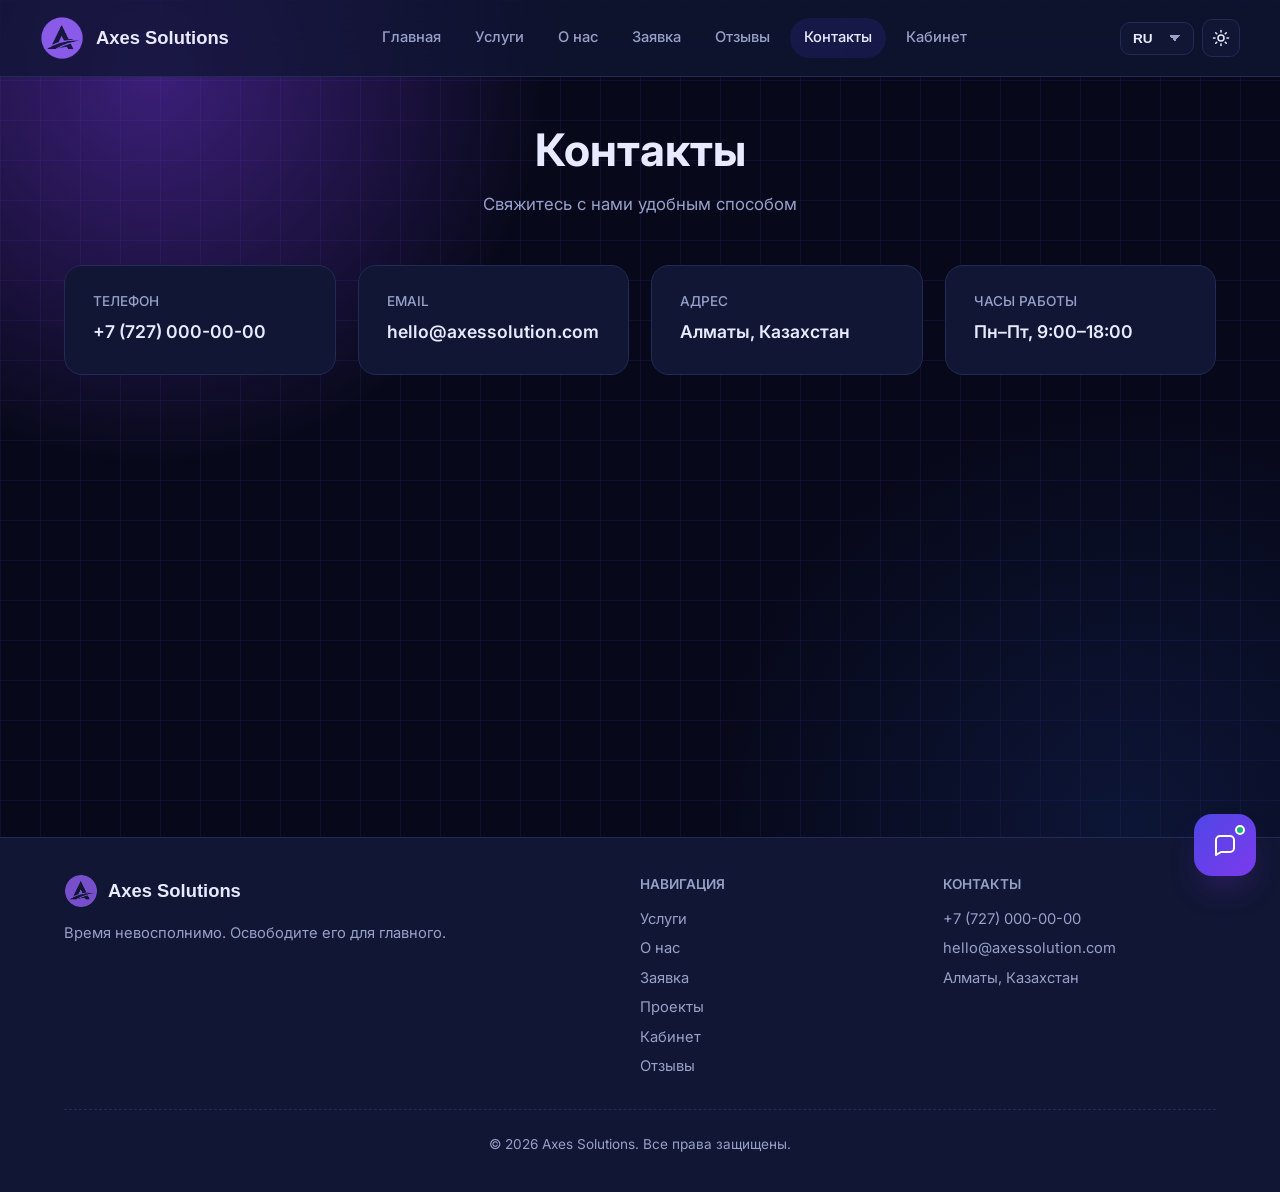
<file: frontend/html/contacts.html>
<!DOCTYPE html>
<html lang="ru" data-theme="dark">
<head>
  <meta charset="UTF-8" />
  <meta name="viewport" content="width=device-width, initial-scale=1.0" />

  <title data-i18n="page.contacts.title"></title>

  <link rel="preconnect" href="https://fonts.googleapis.com" />
  <link rel="preconnect" href="https://fonts.gstatic.com" crossorigin />

  <link href="https://fonts.googleapis.com/css2?family=Inter:wght@400;500;600;700;800&display=swap" rel="stylesheet">
  
  <link rel="stylesheet" href="../css/style.css" />
</head>

<body>

  <div id="header-slot"></div>

  <main class="page">
    <div class="container">

      <div class="section-head fade-in">
        <h2 data-i18n="contacts.title"></h2>
        <p data-i18n="contacts.lead"></p>
      </div>

      <div class="contacts-grid">

        <div class="contact-card fade-in" data-testid="contact-phone">
          <h3 data-i18n="contacts.phone.title"></h3>
          <p>+7 (727) 000-00-00</p>
        </div>

        <div class="contact-card fade-in delay-1" data-testid="contact-email">
          <h3 data-i18n="contacts.email.title"></h3>
          <p>hello@axessolution.com</p>
        </div>

        <div class="contact-card fade-in delay-2" data-testid="contact-location">
          <h3 data-i18n="contacts.location.title"></h3>
          <p data-i18n="contacts.location.value"></p>
        </div>

        <div class="contact-card fade-in delay-3" data-testid="contact-hours">
          <h3 data-i18n="contacts.hours.title"></h3>
          <p data-i18n="contacts.hours.value"></p>
        </div>

      </div>

    </div>
  </main>

  <div id="footer-slot"></div>

  
  <script src="../js/i18n.js"></script>
  <script src="../js/partials.js"></script>
  <script src="../js/app.js"></script>

  <script>
    window.mountLayout();
  </script>

</body>
</html>
</file>
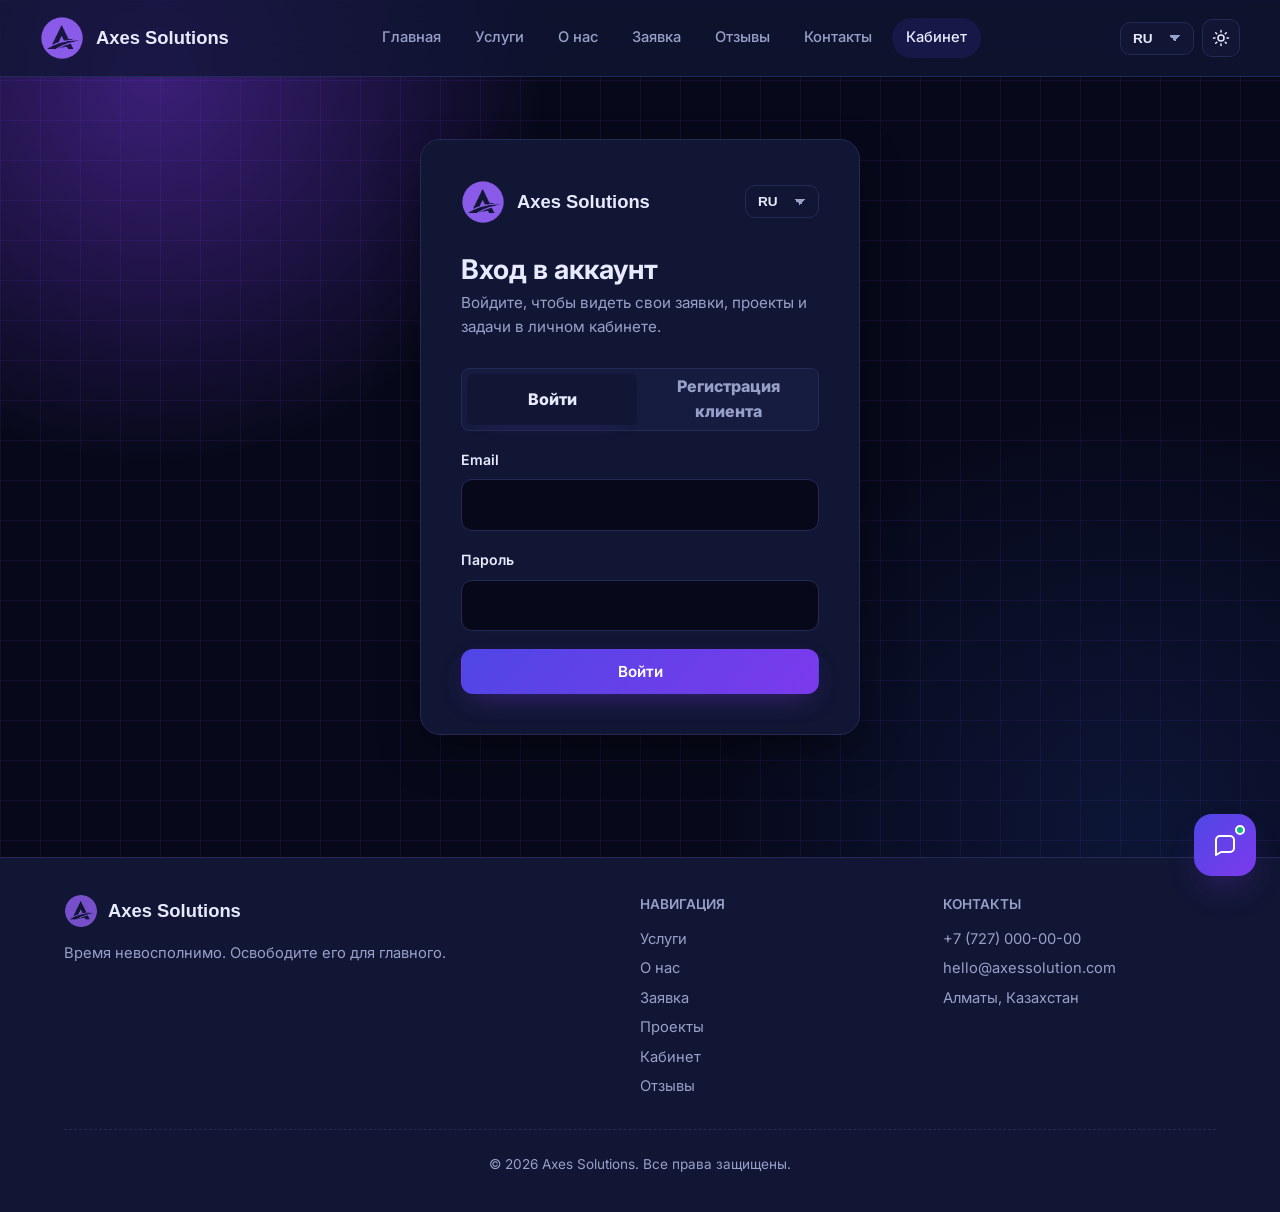
<file: frontend/html/login.html>
<!DOCTYPE html>
<html lang="ru" data-theme="light">
<head>
  <meta charset="UTF-8" />
  <meta name="viewport" content="width=device-width, initial-scale=1.0" />

  <title data-i18n="page.login.title"></title>

  <link rel="preconnect" href="https://fonts.googleapis.com" />
  <link href="https://fonts.googleapis.com/css2?family=Inter:wght@400;500;600;700;800&display=swap" rel="stylesheet">
  
  <link rel="stylesheet" href="../css/style.css" />
</head>

<body>
  <div id="header-slot"></div>

  <main class="page login-shell">
    <div class="login-card fade-in">

      <div class="admin-login-top">
        <div class="brand">
          <img src="../img/logo.png" class="brand-logo" alt="" data-i18n-alt="brand.logoAlt">
          <span>Axes Solutions</span>
        </div>
        <div class="admin-login-actions">
          <select id="lang-select" class="lang-select" data-testid="lang-select">
            <option value="ru">RU</option>
            <option value="kz">KZ</option>
            <option value="en">EN</option>
          </select>
        </div>
      </div>

      <h2 data-i18n="login.title"></h2>

      <p class="lead" data-i18n="login.lead"></p>

      <div class="auth-tabs">
        <button class="active" type="button" data-auth-tab="login" data-i18n="login.tab.login"></button>
        <button type="button" data-auth-tab="register" data-i18n="login.tab.register"></button>
      </div>

      <form id="login-form" novalidate>

        <div class="form-row">
          <label for="lg-email" data-i18n="login.email"></label>
          <input type="email" id="lg-email" required />
        </div>

        <div class="form-row">
          <label for="lg-password" data-i18n="login.password"></label>
          <input type="password" id="lg-password" required />
        </div>

        <div class="form-error" id="lg-error"></div>

          <button type="submit" class="btn btn-primary" style="width:100%;" data-i18n="login.submit"></button>

      </form>

      <form id="register-form" novalidate style="display:none;">
        <div class="form-row">
          <label for="rg-name" data-i18n="login.name"></label>
          <input type="text" id="rg-name" required />
        </div>

        <div class="form-row">
          <label for="rg-company" data-i18n="login.company"></label>
          <input type="text" id="rg-company" />
        </div>

        <div class="form-row">
          <label for="rg-email" data-i18n="login.email"></label>
          <input type="email" id="rg-email" required />
        </div>

        <div class="form-row">
          <label for="rg-password" data-i18n="login.password"></label>
          <input type="password" id="rg-password" required minlength="6" />
        </div>

        <div class="form-error" id="rg-error"></div>

        <button type="submit" class="btn btn-primary" style="width:100%;" data-i18n="login.register.submit"></button>
      </form>

    </div>
  </main>

  <div id="footer-slot"></div>

 
  <script src="../js/i18n.js"></script>
  <script src="../js/partials.js"></script>
  <script src="../js/app.js"></script>

  <script>
    window.mountLayout();

    document.addEventListener("DOMContentLoaded", () => {
      if (window.AX.isAuthenticated()) {
        window.location.href = window.AX.isAdmin() ? "../html/admin.html" : "../html/account.html";
        return;
      }

      const form = document.getElementById("login-form");
      const registerForm = document.getElementById("register-form");
      const errEl = document.getElementById("lg-error");
      const rgErrEl = document.getElementById("rg-error");

      document.querySelectorAll("[data-auth-tab]").forEach(btn => {
        btn.addEventListener("click", () => {
          const isLogin = btn.dataset.authTab === "login";
          document.querySelectorAll("[data-auth-tab]").forEach(item => item.classList.toggle("active", item === btn));
          form.style.display = isLogin ? "" : "none";
          registerForm.style.display = isLogin ? "none" : "";
        });
      });

      form.addEventListener("submit", async (e) => {
        e.preventDefault();

        errEl.textContent = "";
        errEl.classList.remove("visible");

        const email = document.getElementById("lg-email").value.trim();
        const password = document.getElementById("lg-password").value;

        if (!window.AX.validateEmail(email) || password.length < 6) {
          errEl.textContent = window.I18N.t("login.validation.credentials");
          errEl.classList.add("visible");
          return;
        }

        try {
          const res = await window.AX.api("/auth/login", {
            method: "POST",
            body: JSON.stringify({ email, password })
          });

          localStorage.setItem("ax.token", res.token);
          localStorage.setItem("ax.email", res.email);
          localStorage.setItem("ax.role", res.role);
          localStorage.setItem("ax.name", res.name || "");
          localStorage.setItem("ax.company", res.company || "");

          window.location.href = res.role === "admin" ? "../html/admin.html" : "../html/account.html";

        } catch (err) {
          errEl.textContent = window.I18N.t("login.error");
          errEl.classList.add("visible");
        }
      });

      registerForm.addEventListener("submit", async (e) => {
        e.preventDefault();

        rgErrEl.textContent = "";
        rgErrEl.classList.remove("visible");

        const name = document.getElementById("rg-name").value.trim();
        const company = document.getElementById("rg-company").value.trim();
        const email = document.getElementById("rg-email").value.trim();
        const password = document.getElementById("rg-password").value;

        if (name.length < 2 || !window.AX.validateEmail(email) || password.length < 6) {
          rgErrEl.textContent = window.I18N.t("login.validation.register");
          rgErrEl.classList.add("visible");
          return;
        }

        try {
          const res = await window.AX.api("/auth/register", {
            method: "POST",
            body: JSON.stringify({ name, company, email, password })
          });

          localStorage.setItem("ax.token", res.token);
          localStorage.setItem("ax.email", res.email);
          localStorage.setItem("ax.role", res.role);
          localStorage.setItem("ax.name", res.name || name);
          localStorage.setItem("ax.company", res.company || company);

          window.location.href = "../html/account.html";
        } catch (err) {
          rgErrEl.textContent = window.I18N.t(err.status === 409
            ? "login.register.duplicate"
            : "login.register.error");
          rgErrEl.classList.add("visible");
        }
      });
    });
  </script>

</body>
</html>
</file>
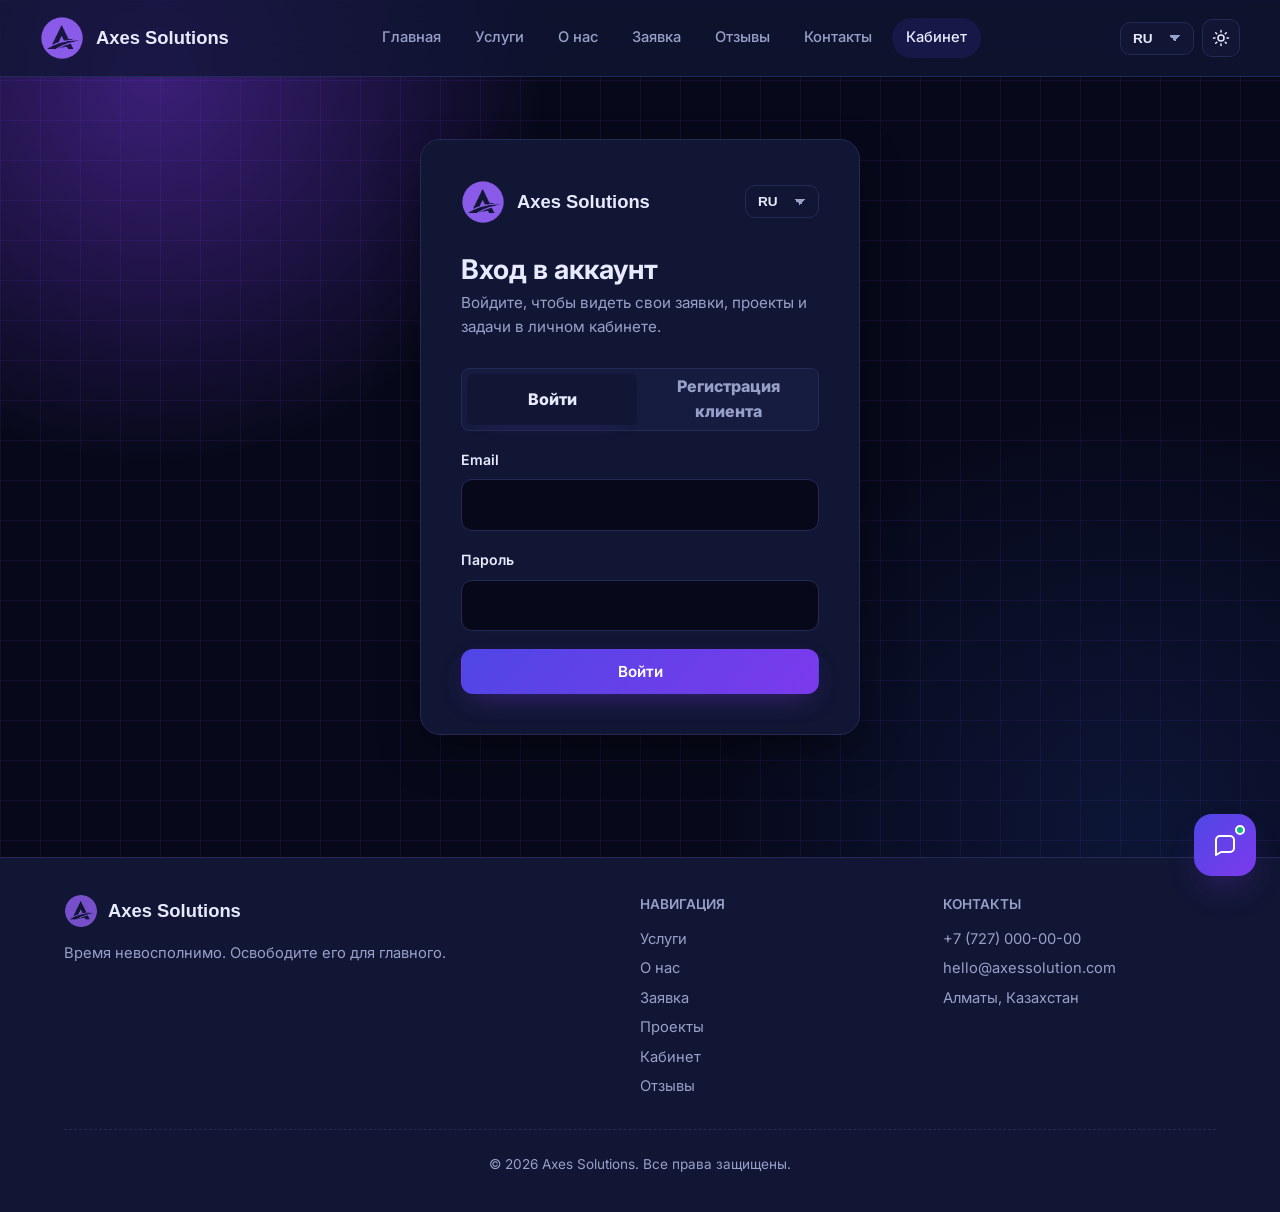
<file: frontend/html/project-tracker.html>
<!DOCTYPE html>
<html lang="ru" data-theme="dark">
<head>
  <meta charset="UTF-8" />
  <meta name="viewport" content="width=device-width, initial-scale=1.0" />

  <title data-i18n="page.tracker.title"></title>

  <link rel="preconnect" href="https://fonts.googleapis.com" />
  <link href="https://fonts.googleapis.com/css2?family=Inter:wght@400;500;600;700;800&display=swap" rel="stylesheet" />
  <link rel="stylesheet" href="../css/style.css" />
</head>

<body>
  <div id="header-slot"></div>

  <main class="page tracker-page">
    <div class="container">
      <div class="tracker-hero fade-in">
        <div>
          <a href="requests.html" class="back-link" data-i18n="tracker.back"></a>
          <h1 id="tracker-title" data-i18n="tracker.title"></h1>
          <p id="tracker-subtitle" data-i18n="tracker.lead"></p>
        </div>
        <div class="tracker-hero__actions">
          <span class="sync-pill" id="tracker-sync-state" data-i18n="tracker.sync.loading"></span>
          <a href="requests.html" class="btn btn-ghost" data-i18n="tracker.newRequest"></a>
          <button type="button" class="btn btn-primary" id="add-task-btn" data-i18n="tracker.addTask"></button>
        </div>
      </div>

      <section class="project-dashboard fade-in delay-1">
        <div class="project-dashboard__head">
          <div>
            <h2 data-i18n="projects.dashboard.title"></h2>
            <p data-i18n="projects.dashboard.lead"></p>
          </div>
          <div class="project-dashboard__filters">
            <input type="search" id="project-search" data-i18n-ph="projects.search.ph" placeholder="" />
            <select id="project-service-filter" aria-label="" data-i18n-aria="projects.filter.service">
              <option value="all" data-i18n="projects.filter.all"></option>
              <option value="it" data-i18n="requests.option.it"></option>
              <option value="hr" data-i18n="requests.option.hr"></option>
              <option value="accounting" data-i18n="requests.option.accounting"></option>
              <option value="legal" data-i18n="requests.option.legal"></option>
            </select>
            <select id="project-status-filter" aria-label="" data-i18n-aria="projects.filter.status">
              <option value="all" data-i18n="projects.filter.all"></option>
              <option value="active" data-i18n="projects.status.active"></option>
              <option value="review" data-i18n="projects.status.review"></option>
              <option value="done" data-i18n="projects.status.done"></option>
              <option value="demo" data-i18n="projects.status.demo"></option>
            </select>
          </div>
        </div>
        <div class="project-kpis" id="project-kpis"></div>
        <div class="project-card-grid" id="project-cards"></div>
      </section>

      <section class="tracker-summary fade-in delay-1" id="tracker-summary"></section>

      <section class="tracker-layout fade-in delay-2">
        <div class="tracker-main">
          <div class="tracker-toolbar">
            <input type="search" id="task-search" data-i18n-ph="tracker.search" placeholder="" />
            <select id="task-filter">
              <option value="all" data-i18n="tracker.filter.all"></option>
              <option value="new" data-i18n="status.new"></option>
              <option value="in_progress" data-i18n="status.in_progress"></option>
              <option value="review" data-i18n="status.review"></option>
              <option value="done" data-i18n="status.done"></option>
              <option value="cancelled" data-i18n="status.cancelled"></option>
            </select>
            <select id="task-sort">
              <option value="stage" data-i18n="tracker.sort.stage"></option>
              <option value="deadline" data-i18n="tracker.sort.deadline"></option>
              <option value="status" data-i18n="tracker.sort.status"></option>
            </select>
          </div>

          <div class="kanban-board" id="kanban-board"></div>

          <section class="tracker-widget">
            <div class="tracker-widget__head">
              <h2 data-i18n="tracker.gantt.title"></h2>
              <p data-i18n="tracker.gantt.lead"></p>
            </div>
            <div id="gantt-chart"></div>
          </section>
        </div>

        <aside class="tracker-side">
          <div class="smart-card">
            <div class="smart-card__head">
              <span class="assistant-dot"></span>
              <div>
                <h3 data-i18n="tracker.sprints.title"></h3>
                <p data-i18n="tracker.sprints.lead"></p>
              </div>
            </div>
            <div class="sprint-overview" id="sprint-overview"></div>
          </div>

          <div class="smart-card">
            <div class="smart-card__head">
              <span class="assistant-dot"></span>
              <div>
                <h3 data-i18n="tracker.stages"></h3>
                <p data-i18n="tracker.stages.lead"></p>
              </div>
            </div>
            <div class="project-timeline" id="project-timeline"></div>
          </div>

          <div class="smart-card">
            <div class="smart-card__head">
              <span class="assistant-dot"></span>
              <div>
                <h3 data-i18n="tracker.activity"></h3>
                <p data-i18n="tracker.activity.lead"></p>
              </div>
            </div>
            <div class="activity-log" id="activity-log"></div>
          </div>
        </aside>
      </section>
    </div>
  </main>

  <div class="task-modal" id="task-modal" aria-hidden="true">
    <div class="task-modal__panel">
      <button type="button" class="task-modal__close" id="task-modal-close" data-i18n-aria="tracker.modal.close" aria-label="">×</button>
      <h3 data-i18n="tracker.modal.title"></h3>
      <form id="task-form" class="smart-form">
        <div class="form-row">
          <label for="task-title" data-i18n="tracker.modal.name"></label>
          <input id="task-title" name="title" type="text" required />
        </div>
        <div class="form-row">
          <label for="task-deadline" data-i18n="tracker.modal.deadline"></label>
          <input id="task-deadline" name="deadline" type="date" />
        </div>
        <div class="form-row">
          <label for="task-comment" data-i18n="tracker.modal.comment"></label>
          <textarea id="task-comment" name="comment" rows="3"></textarea>
        </div>
        <button class="btn btn-primary" type="submit" data-i18n="tracker.modal.add"></button>
      </form>
    </div>
  </div>

  <div id="footer-slot"></div>

  <script src="../js/i18n.js?v=backend-tracker"></script>
  <script src="../js/partials.js"></script>
  <script src="../js/app.js?v=backend-tracker"></script>

  <script>
    window.mountLayout();
    if (!window.AX?.isAuthenticated()) {
      window.location.replace("login.html");
    } else {
      const trackerScript = document.createElement("script");
      trackerScript.src = "../js/smart-requests.js?v=backend-tracker9";
      document.body.appendChild(trackerScript);
    }
  </script>
</body>
</html>
</file>
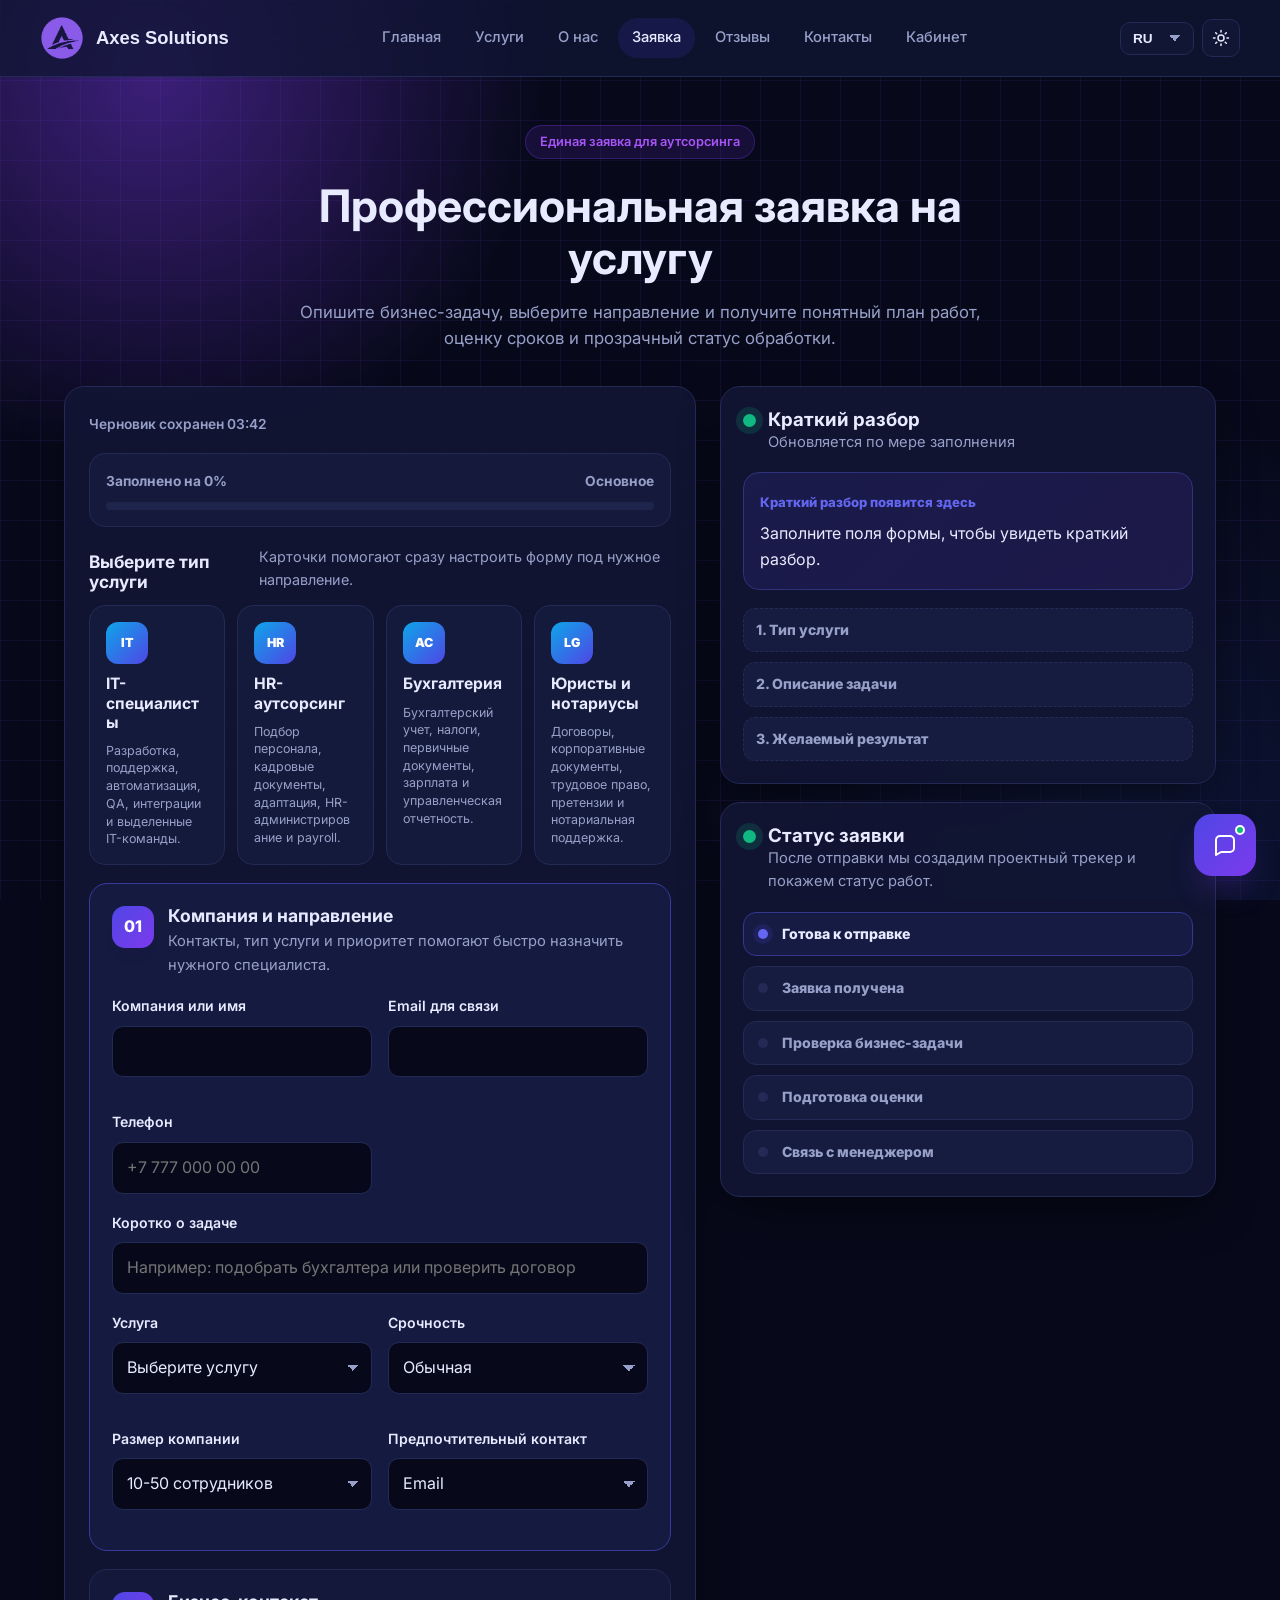
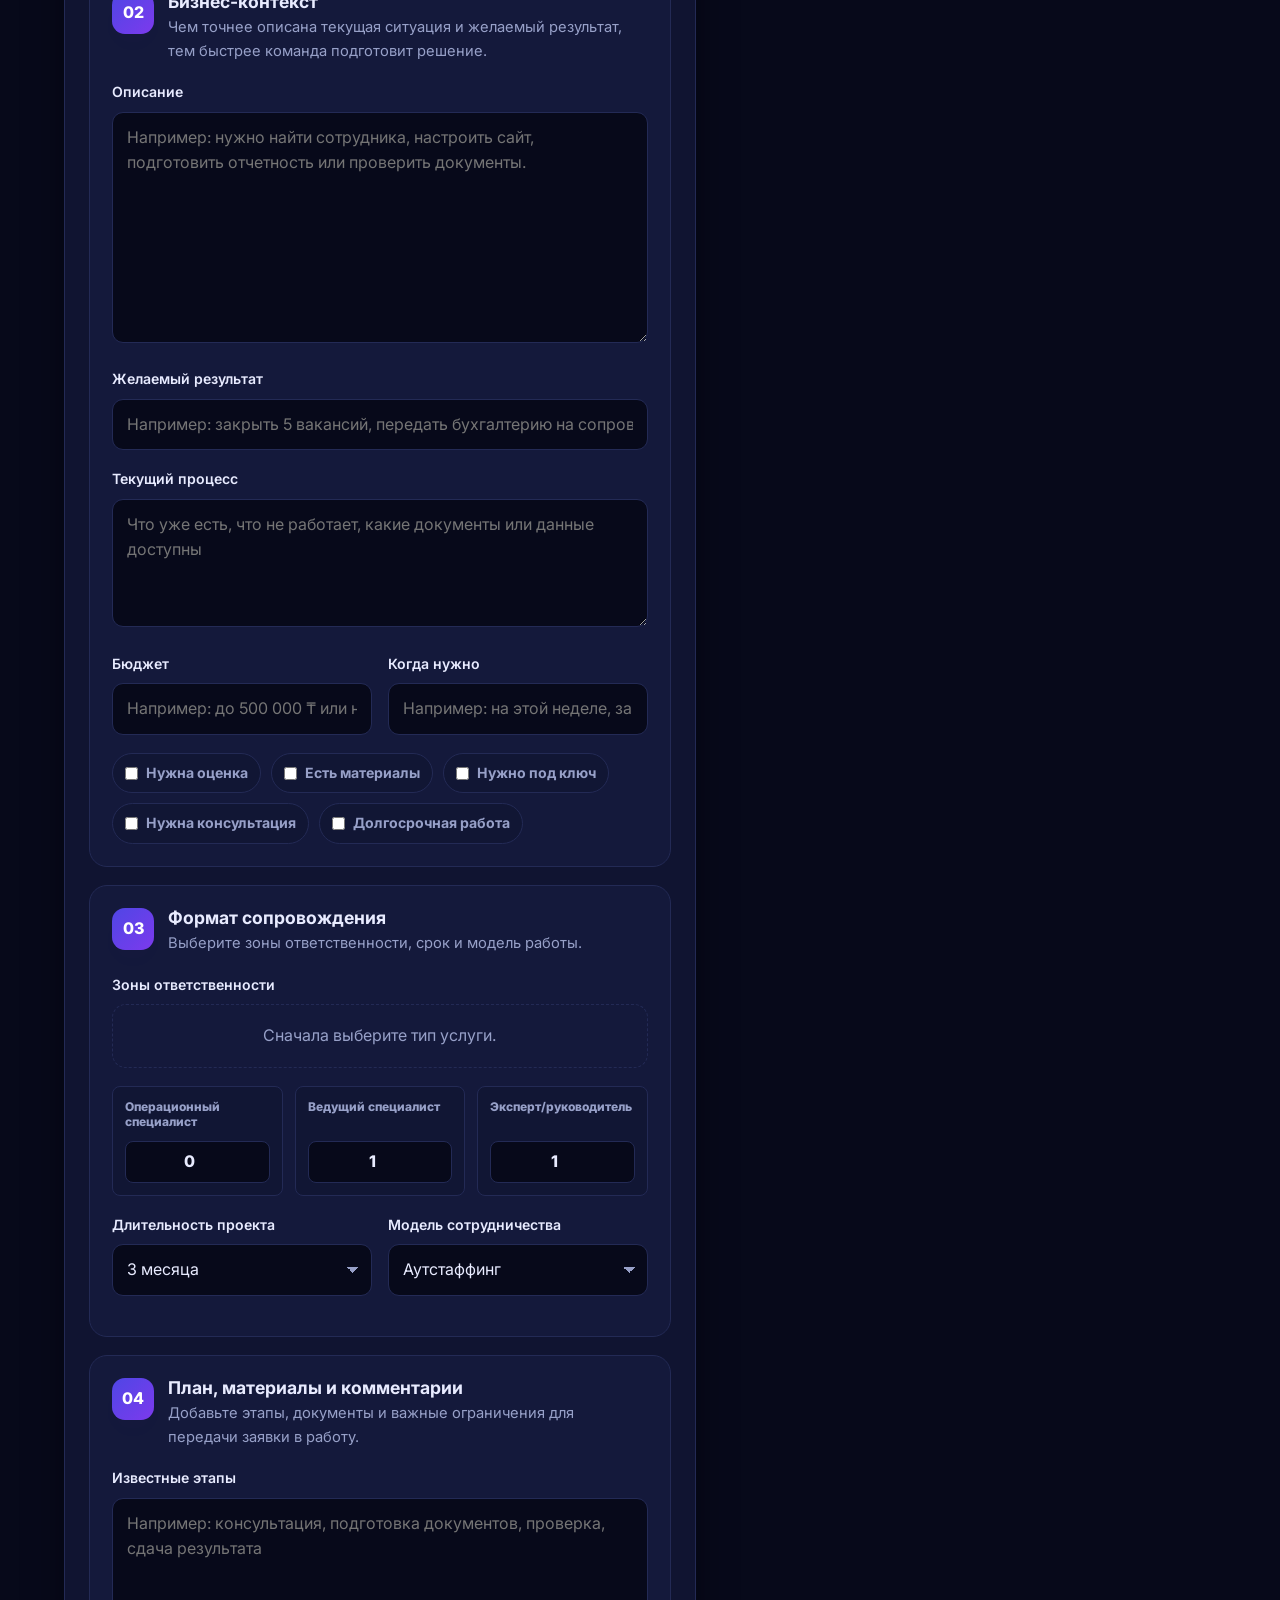
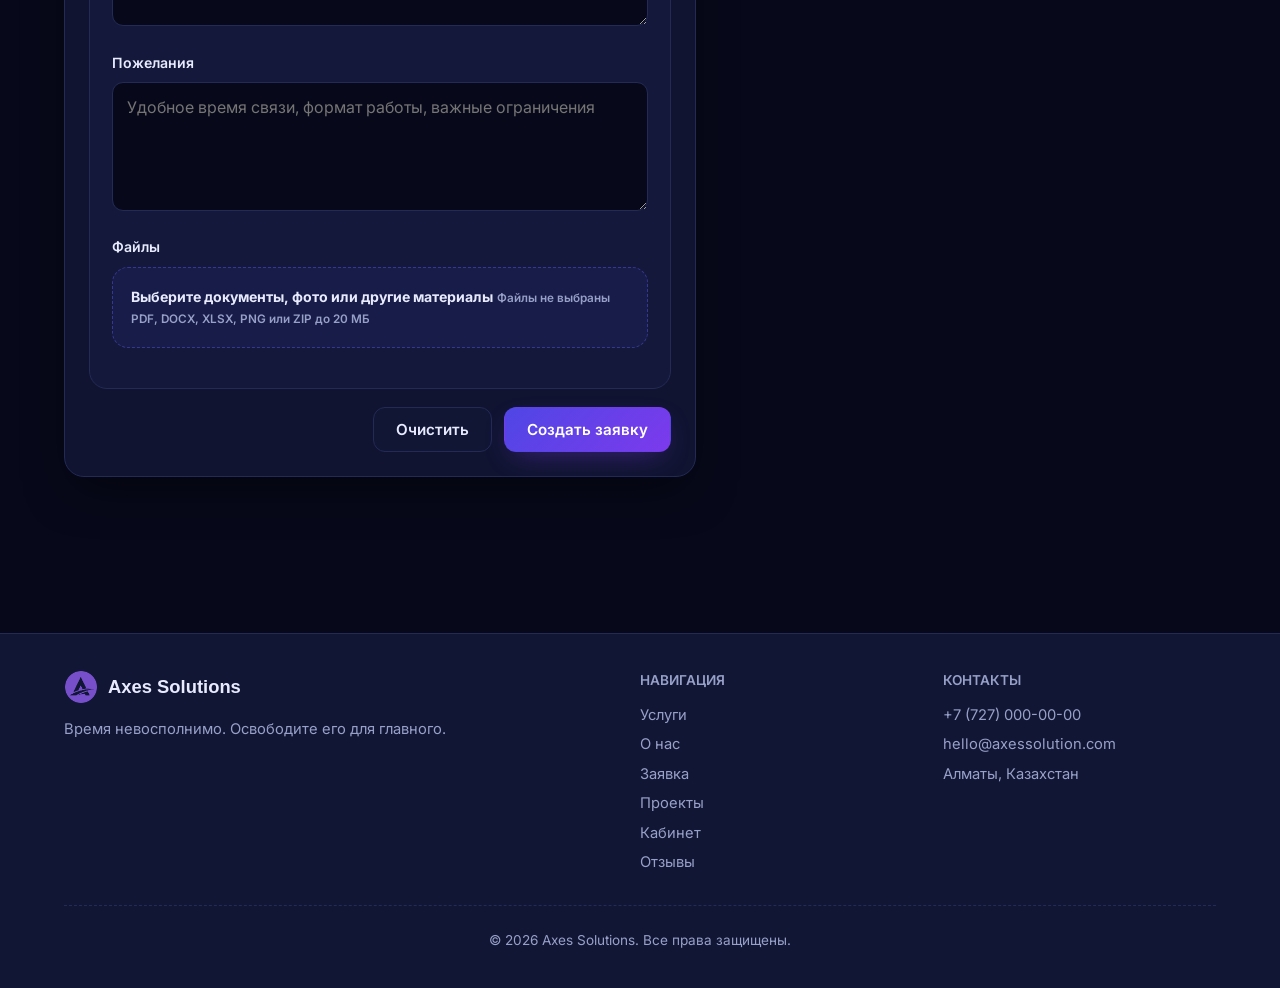
<file: frontend/html/requests.html>
<!DOCTYPE html>
<html lang="ru" data-theme="dark">
<head>
  <meta charset="UTF-8" />
  <meta name="viewport" content="width=device-width, initial-scale=1.0" />

  <title data-i18n="page.requests.title"></title>

  <link rel="preconnect" href="https://fonts.googleapis.com" />
  <link href="https://fonts.googleapis.com/css2?family=Inter:wght@400;500;600;700;800&display=swap" rel="stylesheet" />
  <link rel="stylesheet" href="../css/style.css" />
</head>

<body>
  <div id="header-slot"></div>

  <main class="page smart-request-page">
    <div class="container">
      <div class="section-head fade-in">
        <span class="hero-eyebrow" data-i18n="smart.hero.badge"></span>
        <h2 data-i18n="smart.title"></h2>
        <p data-i18n="smart.lead"></p>
      </div>

      <div class="smart-shell fade-in delay-1">
        <section class="smart-form-panel">
          <div class="draft-line" id="draft-state" data-i18n="smart.draft.auto"></div>

            <div class="request-progress" aria-label="" data-i18n-aria="smart.progress.aria">
            <div class="request-progress__meta">
              <span id="request-progress-label"></span>
              <span id="request-progress-step" data-i18n="smart.step.basic"></span>
            </div>
            <div class="request-progress__bar">
              <span id="request-progress-fill"></span>
            </div>
          </div>

          <form id="smart-request-form" class="smart-form" novalidate>
            <div class="form-success" id="rq-success" data-i18n="smart.success"></div>

            <section class="service-picker" aria-label="" data-i18n-aria="smart.serviceCards.title">
              <div class="service-picker__head">
                <h3 data-i18n="smart.serviceCards.title"></h3>
                <p data-i18n="smart.serviceCards.lead"></p>
              </div>
              <div class="service-choice-grid" id="service-picker">
                <button type="button" class="service-choice" data-service="it">
                  <span class="service-choice__icon" data-i18n="smart.service.short.it"></span>
                  <strong data-i18n="requests.option.it"></strong>
                  <small data-i18n="smart.service.it.desc"></small>
                </button>
                <button type="button" class="service-choice" data-service="hr">
                  <span class="service-choice__icon" data-i18n="smart.service.short.hr"></span>
                  <strong data-i18n="requests.option.hr"></strong>
                  <small data-i18n="smart.service.hr.desc"></small>
                </button>
                <button type="button" class="service-choice" data-service="accounting">
                  <span class="service-choice__icon" data-i18n="smart.service.short.accounting"></span>
                  <strong data-i18n="requests.option.accounting"></strong>
                  <small data-i18n="smart.service.accounting.desc"></small>
                </button>
                <button type="button" class="service-choice" data-service="legal">
                  <span class="service-choice__icon" data-i18n="smart.service.short.legal"></span>
                  <strong data-i18n="requests.option.legal"></strong>
                  <small data-i18n="smart.service.legal.desc"></small>
                </button>
              </div>
            </section>

            <div class="smart-section is-active" data-section-name-key="smart.step.basic">
              <div class="smart-section__head">
                <span>01</span>
                <div>
                  <h3 data-i18n="smart.basic.title"></h3>
                  <p data-i18n="smart.basic.lead"></p>
                </div>
              </div>

              <div class="smart-grid">
                <div class="form-row">
                  <label for="rq-company" data-i18n="smart.company"></label>
                  <input type="text" id="rq-company" name="company" autocomplete="organization" required />
                  <div class="form-error" data-for="rq-company"></div>
                </div>

                <div class="form-row">
                  <label for="rq-email" data-i18n="smart.email"></label>
                  <input type="email" id="rq-email" name="email" autocomplete="email" required />
                  <div class="form-error" data-for="rq-email"></div>
                </div>

                <div class="form-row">
                  <label for="rq-phone" data-i18n="smart.phone"></label>
                  <input type="tel" id="rq-phone" name="phone" autocomplete="tel" data-i18n-ph="smart.phone.ph" placeholder="" />
                  <div class="form-error" data-for="rq-phone"></div>
                </div>
              </div>

              <div class="form-row">
                <label for="rq-title" data-i18n="smart.projectTitle"></label>
                <input type="text" id="rq-title" name="title" data-i18n-ph="smart.projectTitle.ph" placeholder="" required />
                <div class="form-error" data-for="rq-title"></div>
              </div>

              <div class="smart-grid">
                <div class="form-row">
                  <label for="rq-service" data-i18n="smart.service"></label>
                  <select id="rq-service" name="service" required>
                    <option value="" data-i18n="requests.option.choose"></option>
                    <option value="hr" data-i18n="requests.option.hr"></option>
                    <option value="it" data-i18n="requests.option.it"></option>
                    <option value="accounting" data-i18n="requests.option.accounting"></option>
                    <option value="legal" data-i18n="requests.option.legal"></option>
                  </select>
                  <div class="form-error" data-for="rq-service"></div>
                </div>

                <div class="form-row">
                  <label for="rq-priority" data-i18n="smart.priority"></label>
                  <select id="rq-priority" name="priority">
                    <option value="normal" data-i18n="smart.priority.normal"></option>
                    <option value="high" data-i18n="smart.priority.high"></option>
                    <option value="urgent" data-i18n="smart.priority.urgent"></option>
                    <option value="low" data-i18n="smart.priority.low"></option>
                  </select>
                </div>
              </div>

              <div class="smart-grid business-grid">
                <div class="form-row">
                  <label for="rq-company-size" data-i18n="smart.companySize"></label>
                  <select id="rq-company-size" name="companySize">
                    <option value="micro" data-i18n="smart.companySize.micro"></option>
                    <option value="small" selected data-i18n="smart.companySize.small"></option>
                    <option value="medium" data-i18n="smart.companySize.medium"></option>
                    <option value="enterprise" data-i18n="smart.companySize.enterprise"></option>
                  </select>
                </div>

                <div class="form-row">
                  <label for="rq-contact-method" data-i18n="smart.contactMethod"></label>
                  <select id="rq-contact-method" name="contactMethod">
                    <option value="email" data-i18n="smart.contact.email"></option>
                    <option value="phone" data-i18n="smart.contact.phone"></option>
                    <option value="whatsapp" data-i18n="smart.contact.whatsapp"></option>
                    <option value="meeting" data-i18n="smart.contact.meeting"></option>
                  </select>
                </div>
              </div>
            </div>

            <div class="smart-section" data-section-name-key="smart.step.details">
              <div class="smart-section__head">
                <span>02</span>
                <div>
                  <h3 data-i18n="smart.details.title"></h3>
                  <p data-i18n="smart.details.lead"></p>
                </div>
              </div>

              <div class="form-row">
                <label for="rq-description" data-i18n="smart.description"></label>
                <textarea id="rq-description" name="description" rows="8" data-i18n-ph="smart.description.ph" placeholder="" required></textarea>
                <div class="form-error" data-for="rq-description"></div>
              </div>

              <div class="form-row">
                <label for="rq-outcome" data-i18n="smart.outcome"></label>
                <input type="text" id="rq-outcome" name="outcome" data-i18n-ph="smart.outcome.ph" placeholder="" required />
                <div class="form-error" data-for="rq-outcome"></div>
              </div>

              <div class="form-row">
                <label for="rq-current-process" data-i18n="smart.currentProcess"></label>
                <textarea id="rq-current-process" name="currentProcess" rows="4" data-i18n-ph="smart.currentProcess.ph" placeholder=""></textarea>
              </div>

              <div class="smart-grid">
                <div class="form-row">
                  <label for="rq-budget" data-i18n="smart.budget"></label>
                  <input type="text" id="rq-budget" name="budget" data-i18n-ph="smart.budget.ph" placeholder="" />
                </div>

                <div class="form-row">
                  <label for="rq-deadline" data-i18n="smart.deadline"></label>
                  <input type="text" id="rq-deadline" name="deadline" data-i18n-ph="smart.deadline.ph" placeholder="" />
                </div>
              </div>

              <div class="chips-field" role="group" aria-label="" data-i18n-aria="smart.features.aria">
                <label><input type="checkbox" name="tags" value="needEstimate" /> <span data-i18n="smart.tag.estimate"></span></label>
                <label><input type="checkbox" name="tags" value="hasMaterials" /> <span data-i18n="smart.tag.materials"></span></label>
                <label><input type="checkbox" name="tags" value="fullService" /> <span data-i18n="smart.tag.full"></span></label>
                <label><input type="checkbox" name="tags" value="consultation" /> <span data-i18n="smart.tag.consult"></span></label>
                <label><input type="checkbox" name="tags" value="longTerm" /> <span data-i18n="smart.tag.long"></span></label>
              </div>
            </div>

            <div class="smart-section" id="tech-section" data-section-name-key="smart.step.format">
              <div class="smart-section__head">
                <span>03</span>
                <div>
                  <h3 data-i18n="smart.team.title"></h3>
                  <p data-i18n="smart.team.lead"></p>
                </div>
              </div>

              <div class="form-row">
                <label id="stack-label" data-i18n="smart.stack.work"></label>
                <div class="stack-grid" id="stack-options" role="group" aria-labelledby="stack-label"></div>
              </div>

              <div class="team-builder" aria-label="" data-i18n-aria="smart.team.aria">
                <label>
                  <span data-i18n="smart.capacity.junior"></span>
                  <input type="number" name="juniorCount" min="0" max="12" step="1" value="0" />
                </label>
                <label>
                  <span data-i18n="smart.capacity.middle"></span>
                  <input type="number" name="middleCount" min="0" max="12" step="1" value="1" />
                </label>
                <label>
                  <span data-i18n="smart.capacity.senior"></span>
                  <input type="number" name="seniorCount" min="0" max="12" step="1" value="1" />
                </label>
              </div>

              <div class="smart-grid">
                <div class="form-row">
                  <label for="rq-duration" data-i18n="smart.duration"></label>
                  <select id="rq-duration" name="durationMonths">
                    <option value="1" data-i18n="smart.duration.1"></option>
                    <option value="2" data-i18n="smart.duration.2"></option>
                    <option value="3" selected data-i18n="smart.duration.3"></option>
                    <option value="6" data-i18n="smart.duration.6"></option>
                    <option value="9" data-i18n="smart.duration.9"></option>
                    <option value="12" data-i18n="smart.duration.12"></option>
                  </select>
                </div>

                <div class="form-row">
                  <label for="rq-model" data-i18n="smart.model"></label>
                  <select id="rq-model" name="collaborationModel">
                    <option value="outstaffing" data-i18n="smart.model.outstaffing"></option>
                    <option value="dedicated" data-i18n="smart.model.dedicated"></option>
                    <option value="fixed" data-i18n="smart.model.fixed"></option>
                  </select>
                </div>
              </div>
            </div>

            <div class="smart-section" data-section-name-key="smart.step.plan">
              <div class="smart-section__head">
                <span>04</span>
                <div>
                  <h3 data-i18n="smart.plan.title"></h3>
                  <p data-i18n="smart.plan.lead"></p>
                </div>
              </div>

              <div class="form-row">
                <label for="rq-stages" data-i18n="smart.stages"></label>
                <textarea id="rq-stages" name="stages" rows="4" data-i18n-ph="smart.stages.ph" placeholder=""></textarea>
              </div>

              <div class="form-row">
                <label for="rq-notes" data-i18n="smart.notes"></label>
                <textarea id="rq-notes" name="notes" rows="4" data-i18n-ph="smart.notes.ph" placeholder=""></textarea>
              </div>

              <div class="form-row">
                <label for="rq-files" data-i18n="smart.files"></label>
                <label class="file-drop" for="rq-files">
                  <input type="file" id="rq-files" name="files" multiple />
                  <span data-i18n="smart.files.drop"></span>
                  <small id="file-list" data-i18n="smart.files.empty"></small>
                  <small class="file-helper" data-i18n="smart.files.helper"></small>
                </label>
              </div>
            </div>

            <div class="smart-actions">
              <button type="button" class="btn btn-ghost" id="clear-draft" data-i18n="smart.clear"></button>
              <button type="submit" class="btn btn-primary" data-i18n="smart.submit"></button>
            </div>
          </form>
        </section>

        <aside class="smart-aside">
          <div class="smart-card analysis-card">
            <div class="smart-card__head">
              <span class="assistant-dot"></span>
              <div>
                <h3 data-i18n="smart.analysis.title"></h3>
                <p data-i18n="smart.analysis.lead"></p>
              </div>
            </div>
            <div id="analysis-preview" class="analysis-preview skeleton-ready"></div>
          </div>

          <div class="smart-card request-status-card" id="request-status-card">
            <div class="smart-card__head">
              <span class="assistant-dot"></span>
              <div>
                <h3 data-i18n="smart.status.title"></h3>
                <p data-i18n="smart.status.hint"></p>
              </div>
            </div>
            <div class="request-status-steps">
              <span class="is-active" data-i18n="smart.status.ready"></span>
              <span data-i18n="smart.status.received"></span>
              <span data-i18n="smart.status.review"></span>
              <span data-i18n="smart.status.estimate"></span>
              <span data-i18n="smart.status.manager"></span>
            </div>
          </div>
        </aside>
      </div>
    </div>
  </main>

  <div id="footer-slot"></div>

  <script src="../js/i18n.js?v=backend-tracker"></script>
  <script src="../js/partials.js"></script>
  <script src="../js/app.js?v=backend-tracker"></script>
  <script src="../js/smart-requests.js?v=backend-tracker9"></script>

  <script>
    window.mountLayout();
  </script>
</body>
</html>
</file>
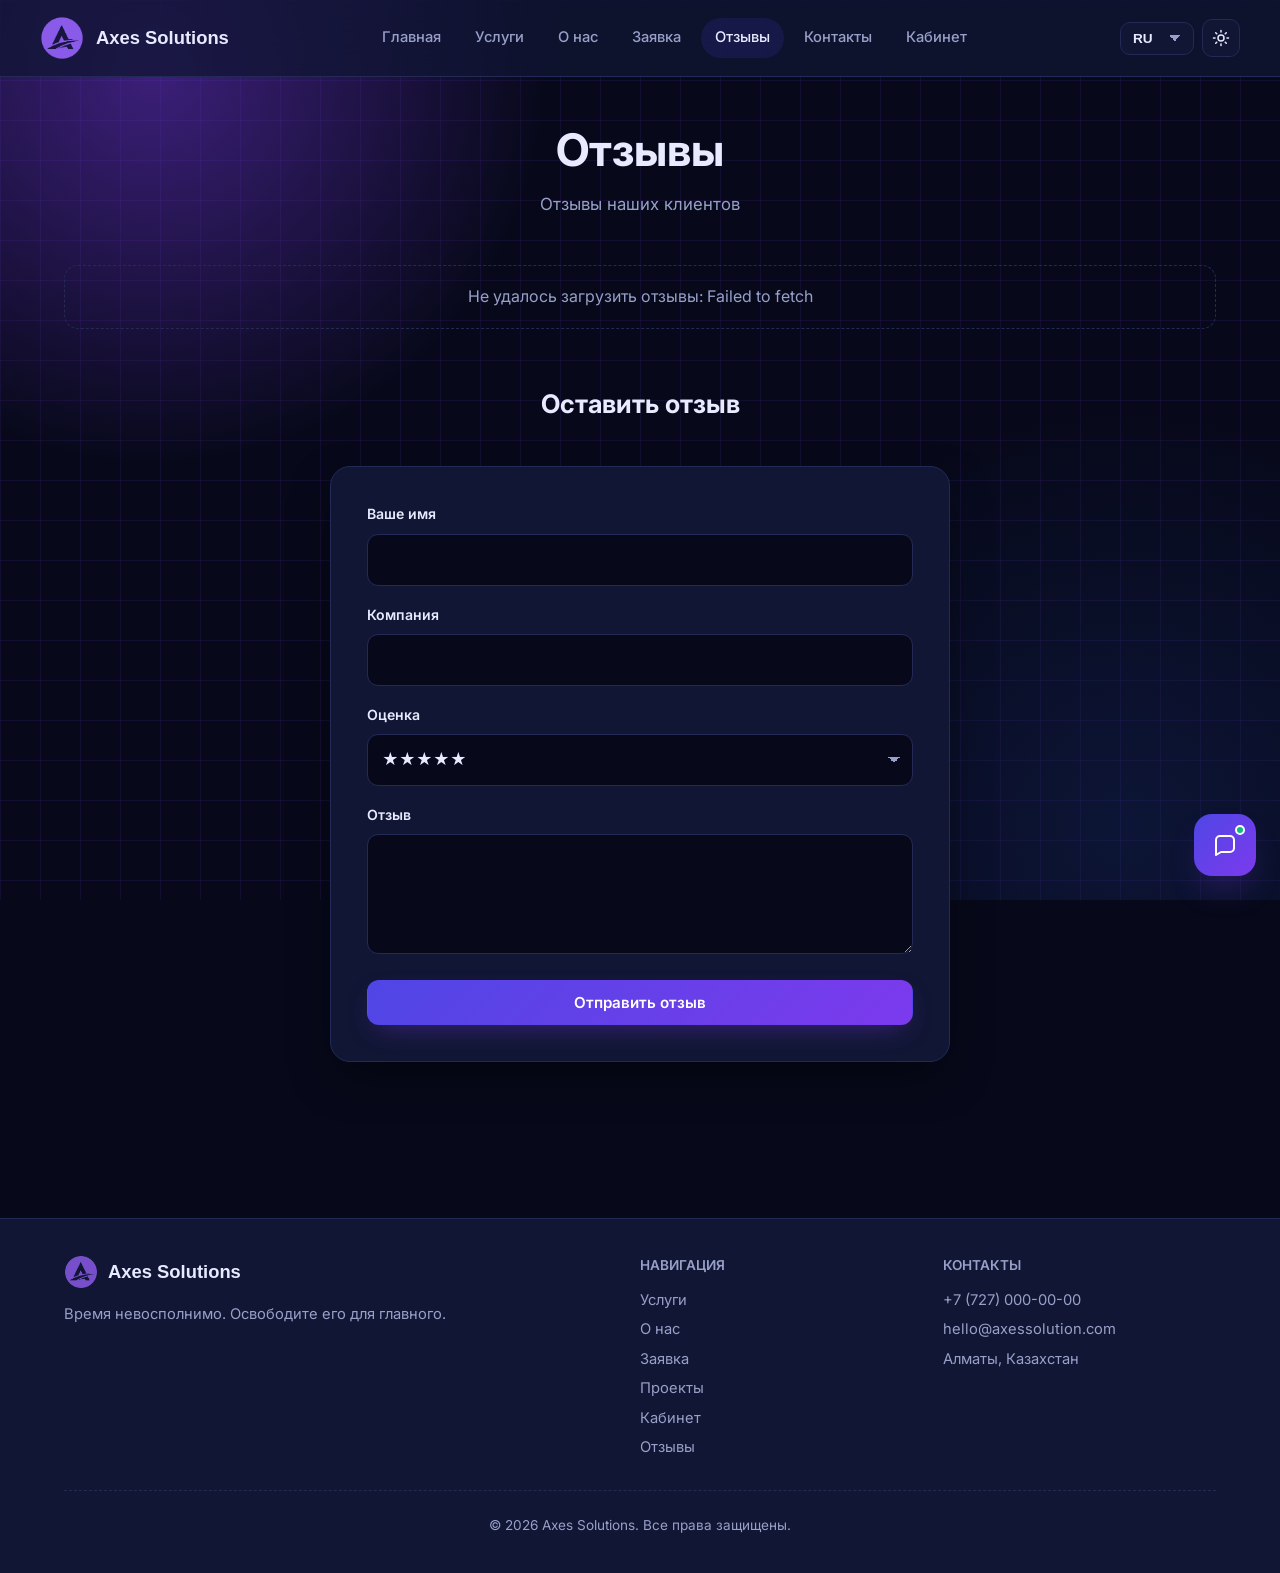
<file: frontend/html/reviews.html>
<!DOCTYPE html>
<html lang="ru" data-theme="dark">
<head>
  <meta charset="UTF-8" />
  <meta name="viewport" content="width=device-width, initial-scale=1.0" />

  <title data-i18n="page.reviews.title"></title>

  <link rel="preconnect" href="https://fonts.googleapis.com" />
  <link href="https://fonts.googleapis.com/css2?family=Inter:wght@400;500;600;700;800&display=swap" rel="stylesheet" />

 
  <link rel="stylesheet" href="../css/style.css" />
</head>

<body>

  <div id="header-slot"></div>

  <main class="page">
    <div class="container">

      <div class="section-head fade-in">
        <h2 data-i18n="reviews.title"></h2>
        <p data-i18n="reviews.lead"></p>
      </div>

      <div id="reviews-grid" class="reviews-grid">
        <div class="empty-state" data-i18n="reviews.loading"></div>
      </div>

      <div style="margin-top:60px;">
        <div class="section-head fade-in">
          <h3 data-i18n="reviews.add" style="font-size:1.6rem;"></h3>
        </div>

        <form id="review-form" class="form-card" novalidate>

          <div class="form-success" id="rv-success" data-i18n="reviews.success"></div>

          <div class="form-row">
            <label for="rv-name" data-i18n="reviews.field.name"></label>
            <input type="text" id="rv-name" required />
            <div class="form-error" data-for="rv-name"></div>
          </div>

          <div class="form-row">
            <label for="rv-company" data-i18n="reviews.field.company"></label>
            <input type="text" id="rv-company" />
          </div>

          <div class="form-row">
            <label for="rv-rating" data-i18n="reviews.field.rating"></label>
            <select id="rv-rating">
              <option value="5">★★★★★</option>
              <option value="4">★★★★</option>
              <option value="3">★★★</option>
              <option value="2">★★</option>
              <option value="1">★</option>
            </select>
          </div>

          <div class="form-row">
            <label for="rv-text" data-i18n="reviews.field.text"></label>
            <textarea id="rv-text" required></textarea>
            <div class="form-error" data-for="rv-text"></div>
          </div>

          <button type="submit" class="btn btn-primary" style="width:100%;" data-i18n="reviews.submit"></button>

        </form>
      </div>

    </div>
  </main>

  <div id="footer-slot"></div>

  
  <script src="../js/i18n.js"></script>
  <script src="../js/partials.js"></script>
  <script src="../js/app.js"></script>

  
  <script>
    window.mountLayout();
    window.I18N.init();

    function renderStars(n) {
      return "★".repeat(n) + "☆".repeat(5 - n);
    }

    function escapeHtml(s) {
      return String(s).replace(/[&<>"']/g, c => ({
        "&": "&amp;",
        "<": "&lt;",
        ">": "&gt;",
        '"': "&quot;",
        "'": "&#39;"
      }[c]));
    }

    async function loadReviews() {
      const grid = document.getElementById("reviews-grid");

      try {
        const list = await window.AX.api("/reviews");

        if (!list.length) {
          grid.innerHTML = `<div class="empty-state">
            ${window.I18N.t("reviews.empty")}
          </div>`;
          return;
        }

        grid.innerHTML = list.map(r => `
          <article class="review-card fade-in">
            <div class="review-stars">${renderStars(r.rating)}</div>
            <p class="review-text">${escapeHtml(r.text)}</p>
            <div class="review-author">
              <strong>${escapeHtml(r.name)}</strong>
              ${r.company ? `<span>${escapeHtml(r.company)}</span>` : ""}
            </div>
          </article>
        `).join("");

      } catch (e) {
        grid.innerHTML = `<div class="empty-state">${window.I18N.format("reviews.loadError", { message: escapeHtml(e.message) })}</div>`;
      }
    }

    document.addEventListener("DOMContentLoaded", () => {
      loadReviews();

      const form = document.getElementById("review-form");
      const success = document.getElementById("rv-success");

      const showError = (id, key) => {
        const el = form.querySelector(`.form-error[data-for="${id}"]`);
        if (el) {
          el.textContent = window.I18N.t(key);
          el.classList.add("visible");
        }
      };

      form.addEventListener("submit", async (e) => {
        e.preventDefault();

        form.querySelectorAll(".form-error")
          .forEach(el => el.classList.remove("visible"));

        success.classList.remove("visible");

        const name = document.getElementById("rv-name").value.trim();
        const company = document.getElementById("rv-company").value.trim();
        const rating = parseInt(document.getElementById("rv-rating").value, 10);
        const text = document.getElementById("rv-text").value.trim();

        let valid = true;

        if (name.length < 2) {
          showError("rv-name", "common.too_short");
          valid = false;
        }

        if (text.length < 5) {
          showError("rv-text", "common.too_short");
          valid = false;
        }

        if (!valid) return;

        try {
          await window.AX.api("/reviews", {
            method: "POST",
            body: JSON.stringify({ name, company, rating, text })
          });

          success.classList.add("visible");
          form.reset();

          window.AX.toast(window.I18N.t("reviews.success"), "success");

        } catch (err) {
          window.AX.toast(err.message, "error");
        }
      });
    });
  </script>

</body>
</html>
</file>
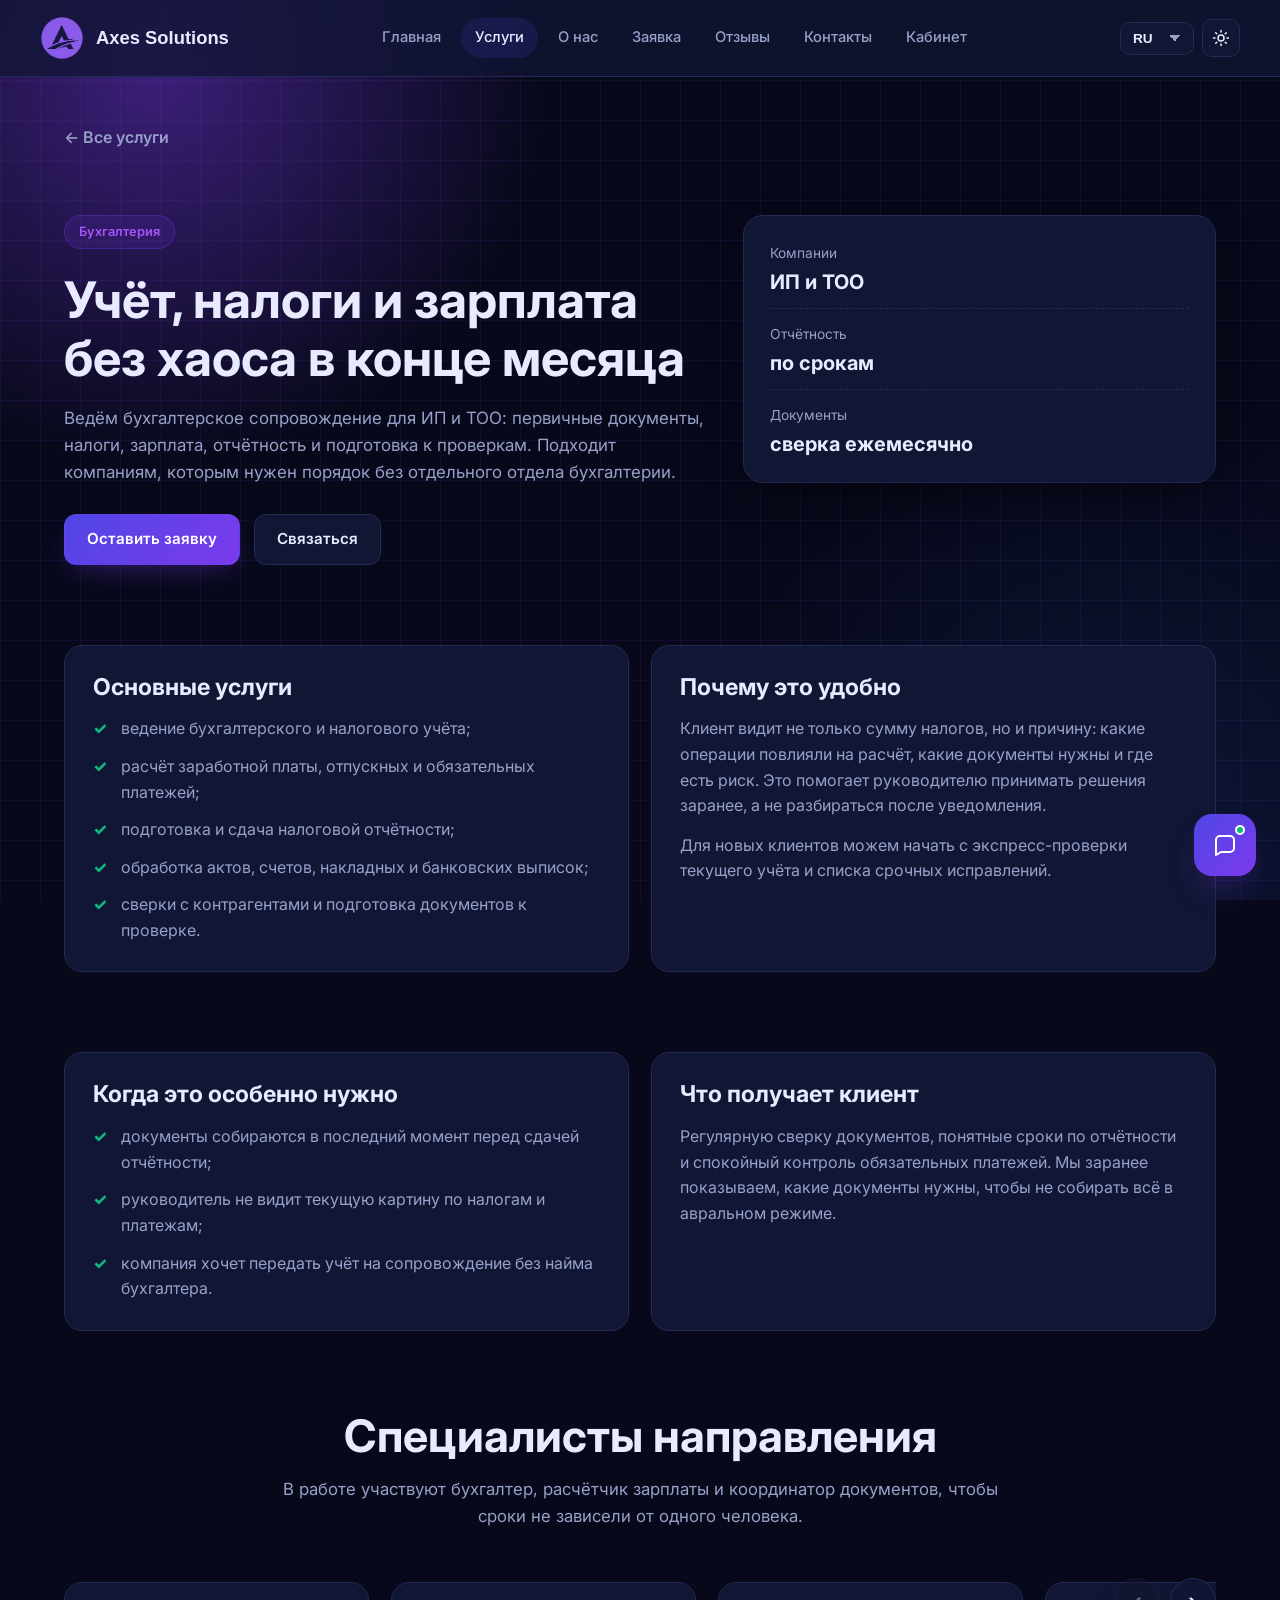
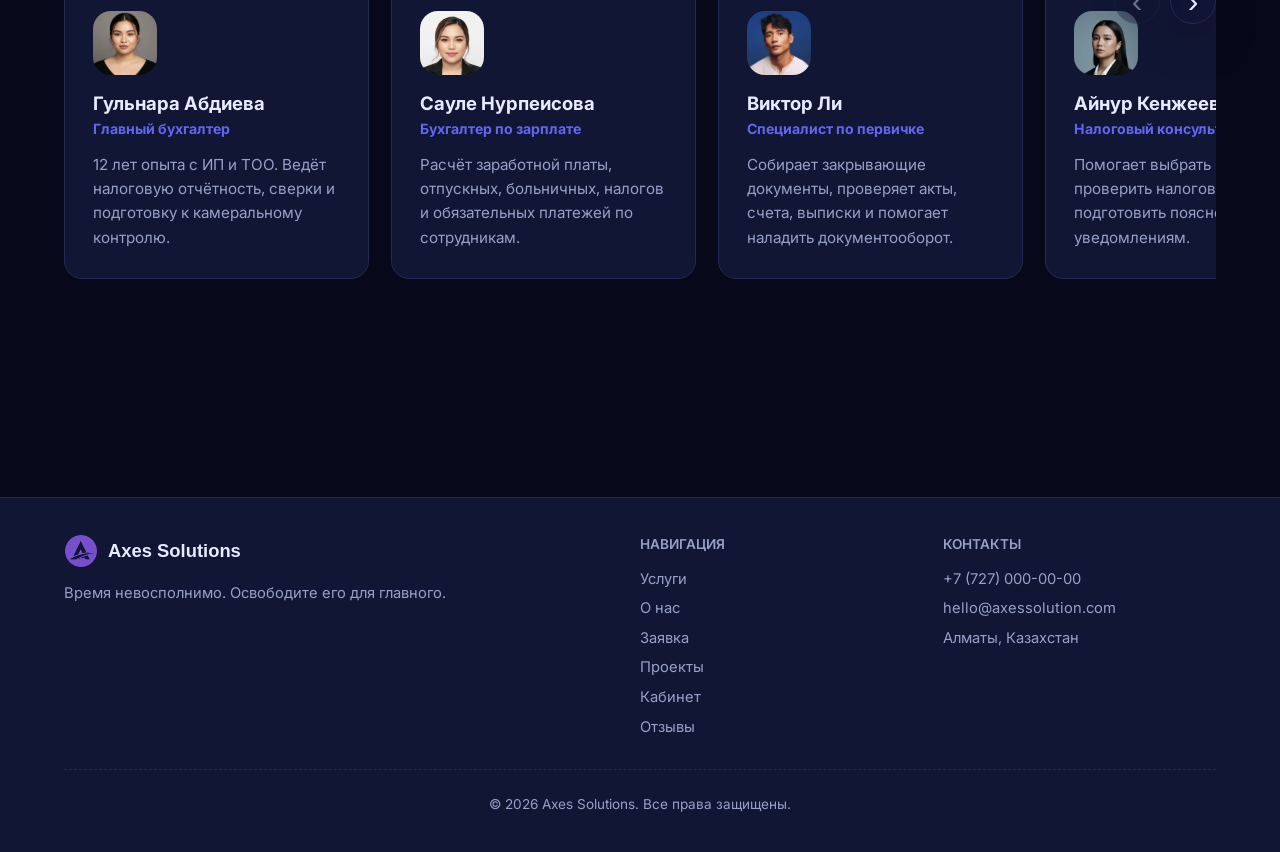
<file: frontend/html/service-accounting.html>
<!DOCTYPE html>
<html lang="ru" data-theme="dark">
<head>
  <meta charset="UTF-8" />
  <meta name="viewport" content="width=device-width, initial-scale=1.0" />
  <title data-i18n="service.accounting.axes.solutions"></title>
  <link rel="preconnect" href="https://fonts.googleapis.com" />
  <link href="https://fonts.googleapis.com/css2?family=Inter:wght@400;500;600;700;800&display=swap" rel="stylesheet">
  <link rel="stylesheet" href="../css/style.css" />
</head>
<body>
  <div id="header-slot"></div>

  <main class="page service-page">
    <div class="container">
      <a class="back-link fade-in" href="services.html" data-i18n="common.back.services"></a>

      <section class="service-hero fade-in">
        <div>
          <div class="hero-eyebrow" data-i18n="service.accounting"></div>
          <h1 data-i18n="service.accounting.taxes.and.payroll.without.month.end"></h1>
          <p class="lead" data-i18n="service.we.provide.accounting.support.for.sole.proprietors"></p>
          <div class="hero-cta">
            <a href="requests.html" class="btn btn-primary" data-i18n="hero.cta.primary"></a>
            <a href="contacts.html" class="btn btn-ghost" data-i18n="common.contact"></a>
          </div>
        </div>
        <div class="service-summary">
          <div><span data-i18n="service.companies"></span><strong data-i18n="service.sole.proprietors.and.llps"></strong></div>
          <div><span data-i18n="service.reporting"></span><strong data-i18n="service.on.schedule"></strong></div>
          <div><span data-i18n="service.documents"></span><strong data-i18n="service.monthly.reconciliation"></strong></div>
        </div>
      </section>

      <section class="service-content">
        <div class="detail-panel fade-in">
          <h2 data-i18n="service.core.services"></h2>
          <ul class="check-list">
            <li data-i18n="service.bookkeeping.and.tax.accounting"></li>
            <li data-i18n="service.payroll.vacation.pay.and.mandatory.payments"></li>
            <li data-i18n="service.preparing.and.filing.tax.reports"></li>
            <li data-i18n="service.processing.acts.invoices.waybills.and.bank.statements"></li>
            <li data-i18n="service.counterparty.reconciliations.and.preparing.documents.for.audits"></li>
          </ul>
        </div>

        <div class="detail-panel fade-in delay-1">
          <h2 data-i18n="service.why.it.is.convenient"></h2>
          <p data-i18n="service.the.client.sees.not.only.the.tax"></p>
          <p data-i18n="service.for.new.clients.we.can.start.with"></p>
        </div>
      </section>

      <section class="service-extra-grid">
        <div class="detail-panel fade-in">
          <h2 data-i18n="service.when.it.is.especially.useful"></h2>
          <ul class="check-list">
            <li data-i18n="service.documents.are.collected.at.the.last.moment"></li>
            <li data-i18n="service.the.manager.does.not.see.the.current"></li>
            <li data-i18n="service.the.company.wants.to.outsource.accounting.without"></li>
          </ul>
        </div>

        <div class="detail-panel fade-in delay-1">
          <h2 data-i18n="service.what.the.client.gets"></h2>
          <p data-i18n="service.regular.document.reconciliation.clear.reporting.deadlines.and"></p>
        </div>
      </section>

      <section>
        <div class="section-head fade-in">
          <h2 data-i18n="service.practice.specialists"></h2>
          <p data-i18n="service.an.accountant.payroll.specialist.and.document.coordinator"></p>
        </div>
        <div class="specialists-grid">
          <article class="specialist-card fade-in">
            <div class="avatar"><img src="../img/specialists/gulnara-abdiyeva.jpg" alt="" data-i18n-alt="service.gulnara.abdiyeva"></div>
            <h3 data-i18n="service.gulnara.abdiyeva"></h3>
            <span data-i18n="service.chief.accountant"></span>
            <p data-i18n="service.12.years.of.experience.with.sole.proprietors"></p>
          </article>
          <article class="specialist-card fade-in delay-1">
            <div class="avatar"><img src="../img/specialists/saule-nurpeisova.jpg" alt="" data-i18n-alt="service.saule.nurpeisova"></div>
            <h3 data-i18n="service.saule.nurpeisova"></h3>
            <span data-i18n="service.payroll.accountant"></span>
            <p data-i18n="service.calculates.payroll.vacation.pay.sick.leave.taxes"></p>
          </article>
          <article class="specialist-card fade-in delay-2">
            <div class="avatar"><img src="../img/specialists/viktor-li.jpg" alt="" data-i18n-alt="service.viktor.li"></div>
            <h3 data-i18n="service.viktor.li"></h3>
            <span data-i18n="service.primary.documents.specialist"></span>
            <p data-i18n="service.collects.closing.documents.checks.acts.invoices.statements"></p>
          </article>
          <article class="specialist-card fade-in">
            <div class="avatar"><img src="../img/specialists/ainur-kenzheeva.jpg" alt="" data-i18n-alt="service.ainur.kenzheyeva"></div>
            <h3 data-i18n="service.ainur.kenzheyeva"></h3>
            <span data-i18n="service.tax.consultant"></span>
            <p data-i18n="service.helps.choose.a.tax.regime.check.tax"></p>
          </article>
          <article class="specialist-card fade-in delay-1">
            <div class="avatar"><img src="../img/specialists/timur-musin.jpg" alt="" data-i18n-alt="service.timur.musin"></div>
            <h3 data-i18n="service.timur.musin"></h3>
            <span data-i18n="service.financial.analyst"></span>
            <p data-i18n="service.prepares.management.summaries.expense.reports.and.a"></p>
          </article>
          <article class="specialist-card fade-in delay-2">
            <div class="avatar"><img src="../img/specialists/lyazzat-sarsenova.jpg" alt="" data-i18n-alt="service.lyazzat.sarsenova"></div>
            <h3 data-i18n="service.lyazzat.sarsenova"></h3>
            <span data-i18n="service.document.workflow.coordinator"></span>
            <p data-i18n="service.tracks.deadlines.for.acts.invoices.reconciliations.and"></p>
          </article>
        </div>
      </section>
    </div>
  </main>

  <div id="footer-slot"></div>
  <script src="../js/i18n.js"></script>
  <script src="../js/partials.js"></script>
  <script src="../js/app.js"></script>
  <script>window.mountLayout();</script>
</body>
</html>
</file>
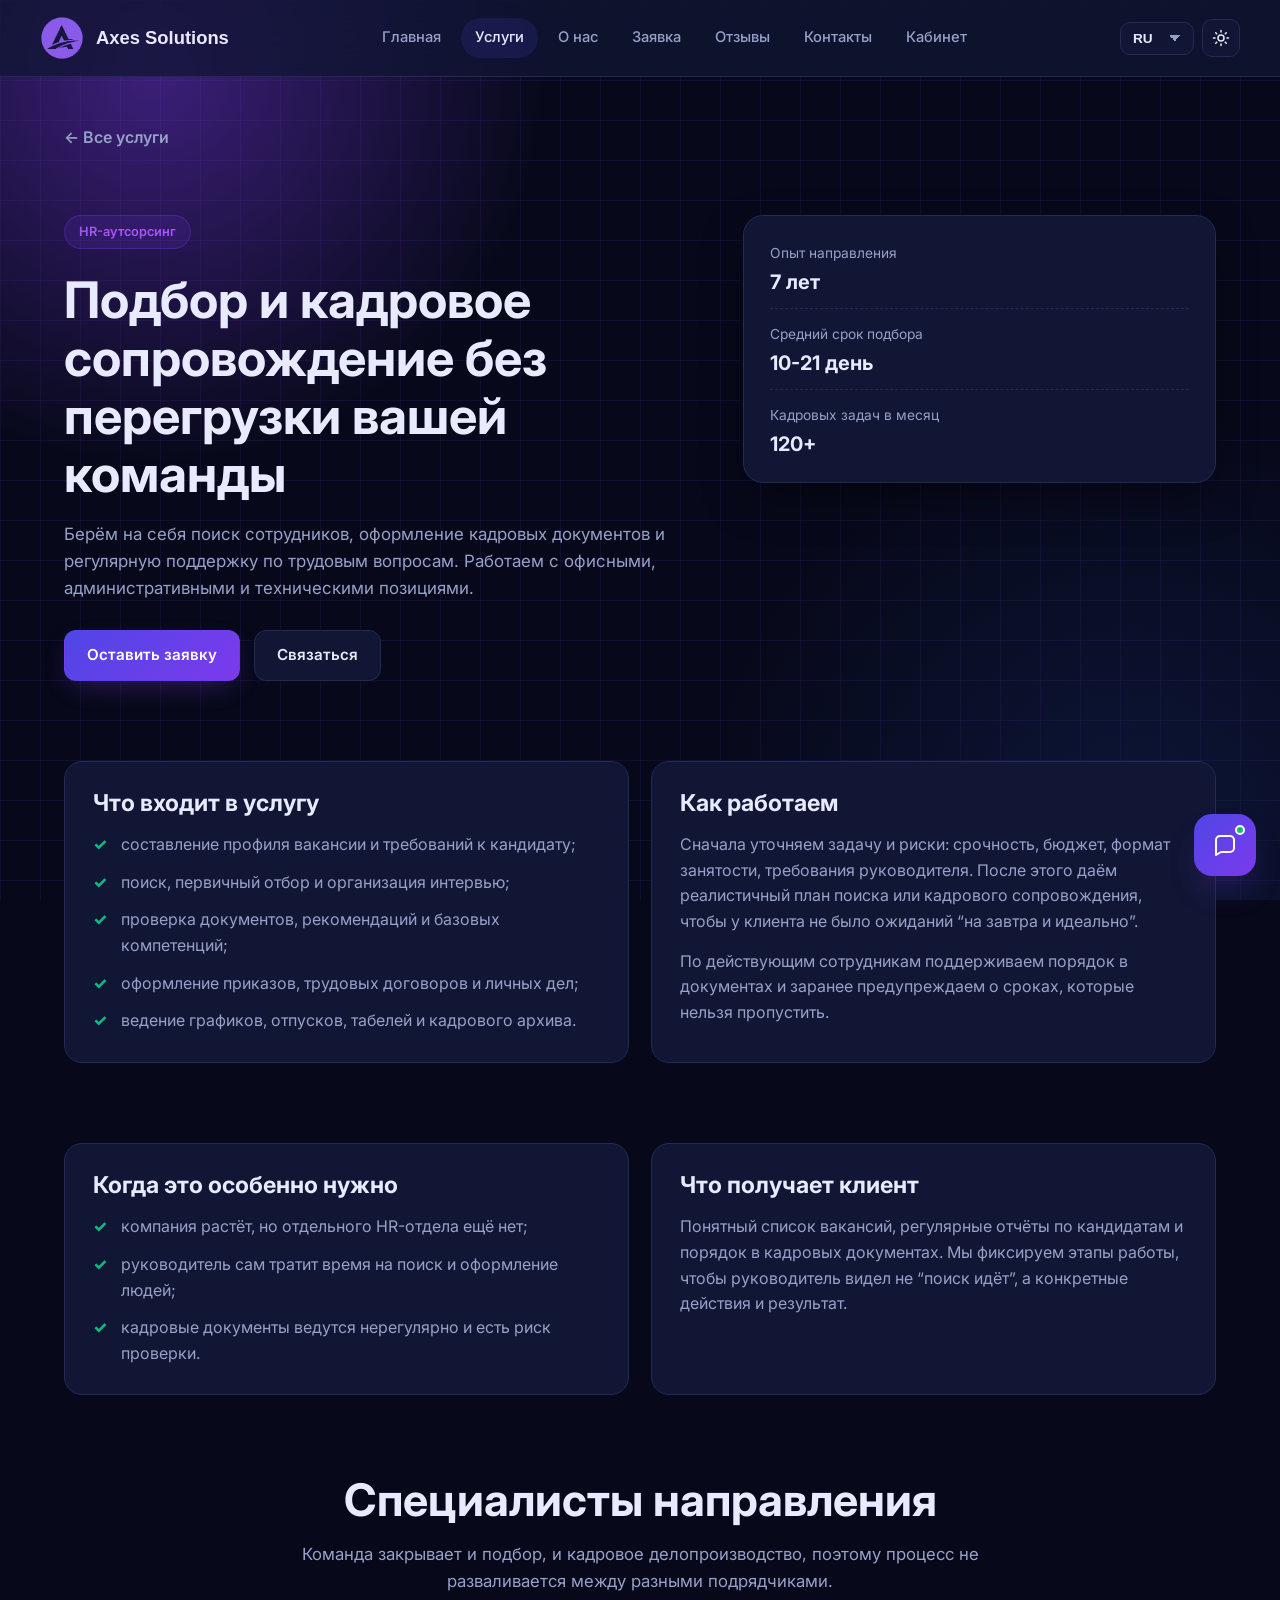
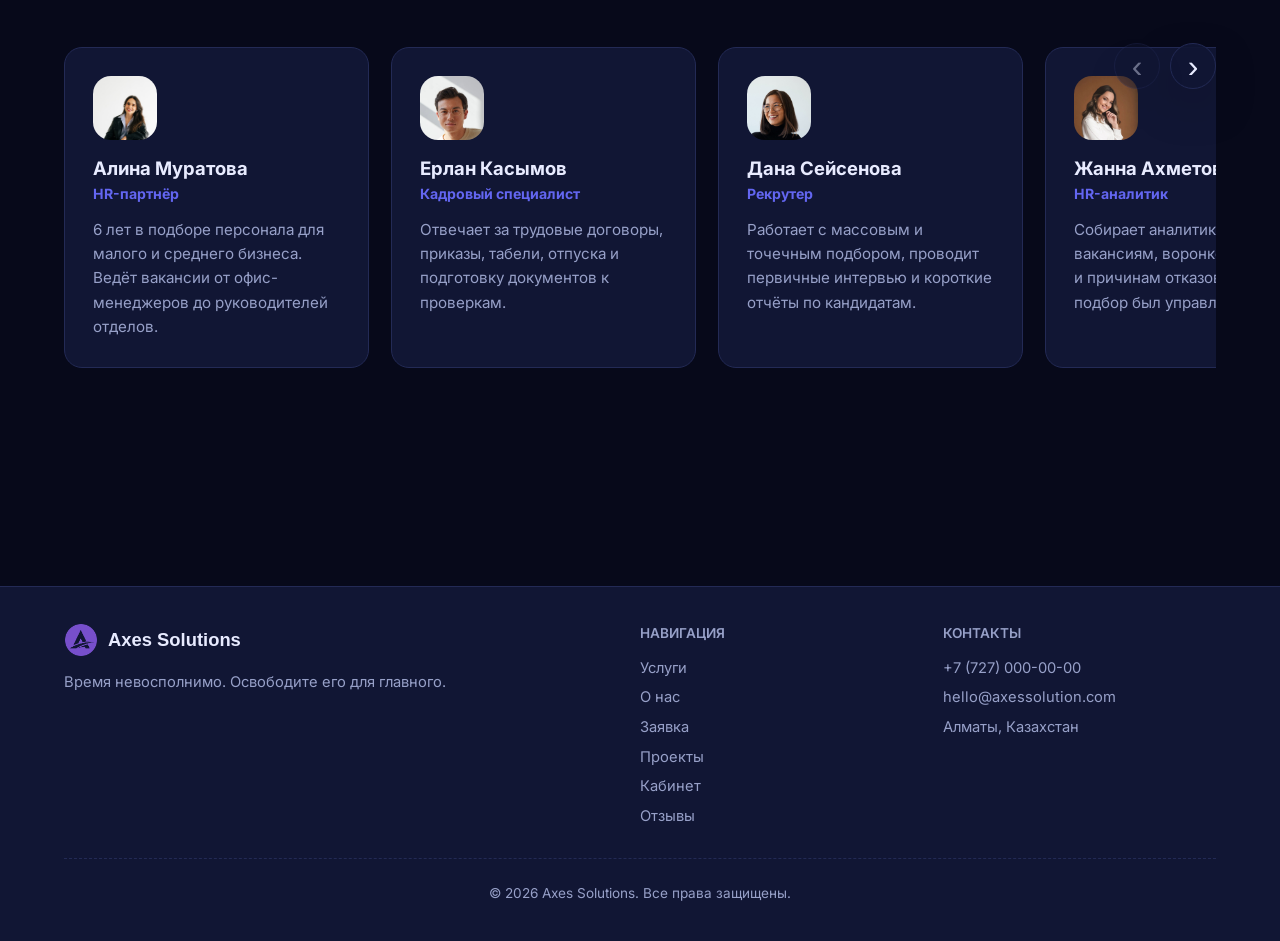
<file: frontend/html/service-hr.html>
<!DOCTYPE html>
<html lang="ru" data-theme="dark">
<head>
  <meta charset="UTF-8" />
  <meta name="viewport" content="width=device-width, initial-scale=1.0" />
  <title data-i18n="service.hr.outsourcing.axes.solutions"></title>
  <link rel="preconnect" href="https://fonts.googleapis.com" />
  <link href="https://fonts.googleapis.com/css2?family=Inter:wght@400;500;600;700;800&display=swap" rel="stylesheet">
  <link rel="stylesheet" href="../css/style.css" />
</head>
<body>
  <div id="header-slot"></div>

  <main class="page service-page">
    <div class="container">
      <a class="back-link fade-in" href="services.html" data-i18n="common.back.services"></a>

      <section class="service-hero fade-in">
        <div>
          <div class="hero-eyebrow" data-i18n="service.hr.outsourcing"></div>
          <h1 data-i18n="service.recruitment.and.hr.support.without.overloading.your"></h1>
          <p class="lead" data-i18n="service.we.handle.employee.search.hr.paperwork.and"></p>
          <div class="hero-cta">
            <a href="requests.html" class="btn btn-primary" data-i18n="hero.cta.primary"></a>
            <a href="contacts.html" class="btn btn-ghost" data-i18n="common.contact"></a>
          </div>
        </div>
        <div class="service-summary">
          <div><span data-i18n="service.practice.experience"></span><strong data-i18n="service.7.years"></strong></div>
          <div><span data-i18n="service.average.hiring.time"></span><strong data-i18n="service.10.21.days"></strong></div>
          <div><span data-i18n="service.hr.tasks.per.month"></span><strong>120+</strong></div>
        </div>
      </section>

      <section class="service-content">
        <div class="detail-panel fade-in">
          <h2 data-i18n="service.what.is.included"></h2>
          <ul class="check-list">
            <li data-i18n="service.creating.the.vacancy.profile.and.candidate.requirements"></li>
            <li data-i18n="service.search.initial.screening.and.interview.scheduling"></li>
            <li data-i18n="service.checking.documents.references.and.core.competencies"></li>
            <li data-i18n="service.preparing.orders.employment.contracts.and.employee.files"></li>
            <li data-i18n="service.maintaining.schedules.vacations.timesheets.and.hr.archives"></li>
          </ul>
        </div>

        <div class="detail-panel fade-in delay-1">
          <h2 data-i18n="service.how.we.work"></h2>
          <p data-i18n="service.first.we.clarify.the.task.and.risks"></p>
          <p data-i18n="service.for.existing.employees.we.keep.documents.in"></p>
        </div>
      </section>

      <section class="service-extra-grid">
        <div class="detail-panel fade-in">
          <h2 data-i18n="service.when.it.is.especially.useful"></h2>
          <ul class="check-list">
            <li data-i18n="service.the.company.is.growing.but.there.is"></li>
            <li data-i18n="service.the.manager.spends.personal.time.searching.for"></li>
            <li data-i18n="service.hr.documents.are.handled.irregularly.and.there"></li>
          </ul>
        </div>

        <div class="detail-panel fade-in delay-1">
          <h2 data-i18n="service.what.the.client.gets"></h2>
          <p data-i18n="service.a.clear.vacancy.list.regular.candidate.reports"></p>
        </div>
      </section>

      <section>
        <div class="section-head fade-in">
          <h2 data-i18n="service.practice.specialists"></h2>
          <p data-i18n="service.the.team.covers.both.recruitment.and.hr"></p>
        </div>
        <div class="specialists-grid">
          <article class="specialist-card fade-in">
            <div class="avatar"><img src="../img/specialists/alina-muratova.jpg" alt="" data-i18n-alt="service.alina.muratova"></div>
            <h3 data-i18n="service.alina.muratova"></h3>
            <span data-i18n="service.hr.partner"></span>
            <p data-i18n="service.6.years.in.recruitment.for.small.and"></p>
          </article>
          <article class="specialist-card fade-in delay-1">
            <div class="avatar"><img src="../img/specialists/erlan-kasymov.jpg" alt="" data-i18n-alt="service.erlan.kasymov"></div>
            <h3 data-i18n="service.erlan.kasymov"></h3>
            <span data-i18n="service.hr.administration.specialist"></span>
            <p data-i18n="service.handles.employment.contracts.orders.timesheets.vacations.and"></p>
          </article>
          <article class="specialist-card fade-in delay-2">
            <div class="avatar"><img src="../img/specialists/dana-seisenova.jpg" alt="" data-i18n-alt="service.dana.seisenova"></div>
            <h3 data-i18n="service.dana.seisenova"></h3>
            <span data-i18n="service.recruiter"></span>
            <p data-i18n="service.works.with.both.mass.and.targeted.hiring"></p>
          </article>
          <article class="specialist-card fade-in">
            <div class="avatar"><img src="../img/specialists/zhanna-akhmetova.jpg" alt="" data-i18n-alt="service.zhanna.akhmetova"></div>
            <h3 data-i18n="service.zhanna.akhmetova"></h3>
            <span data-i18n="service.hr.analyst"></span>
            <p data-i18n="service.collects.analytics.on.vacancies.candidate.funnels.and"></p>
          </article>
          <article class="specialist-card fade-in delay-1">
            <div class="avatar"><img src="../img/specialists/ilya-borisov.jpg" alt="" data-i18n-alt="service.ilya.borisov"></div>
            <h3 data-i18n="service.ilya.borisov"></h3>
            <span data-i18n="service.onboarding.specialist"></span>
            <p data-i18n="service.helps.new.employees.complete.onboarding.tracks.checklists"></p>
          </article>
          <article class="specialist-card fade-in delay-2">
            <div class="avatar"><img src="../img/specialists/madina-kozhakhmet.jpg" alt="" data-i18n-alt="service.madina.kozhakhmet"></div>
            <h3 data-i18n="service.madina.kozhakhmet"></h3>
            <span data-i18n="service.hr.auditor"></span>
            <p data-i18n="service.reviews.employee.files.employment.contracts.and.internal"></p>
          </article>
        </div>
      </section>
    </div>
  </main>

  <div id="footer-slot"></div>
  <script src="../js/i18n.js"></script>
  <script src="../js/partials.js"></script>
  <script src="../js/app.js"></script>
  <script>window.mountLayout();</script>
</body>
</html>
</file>
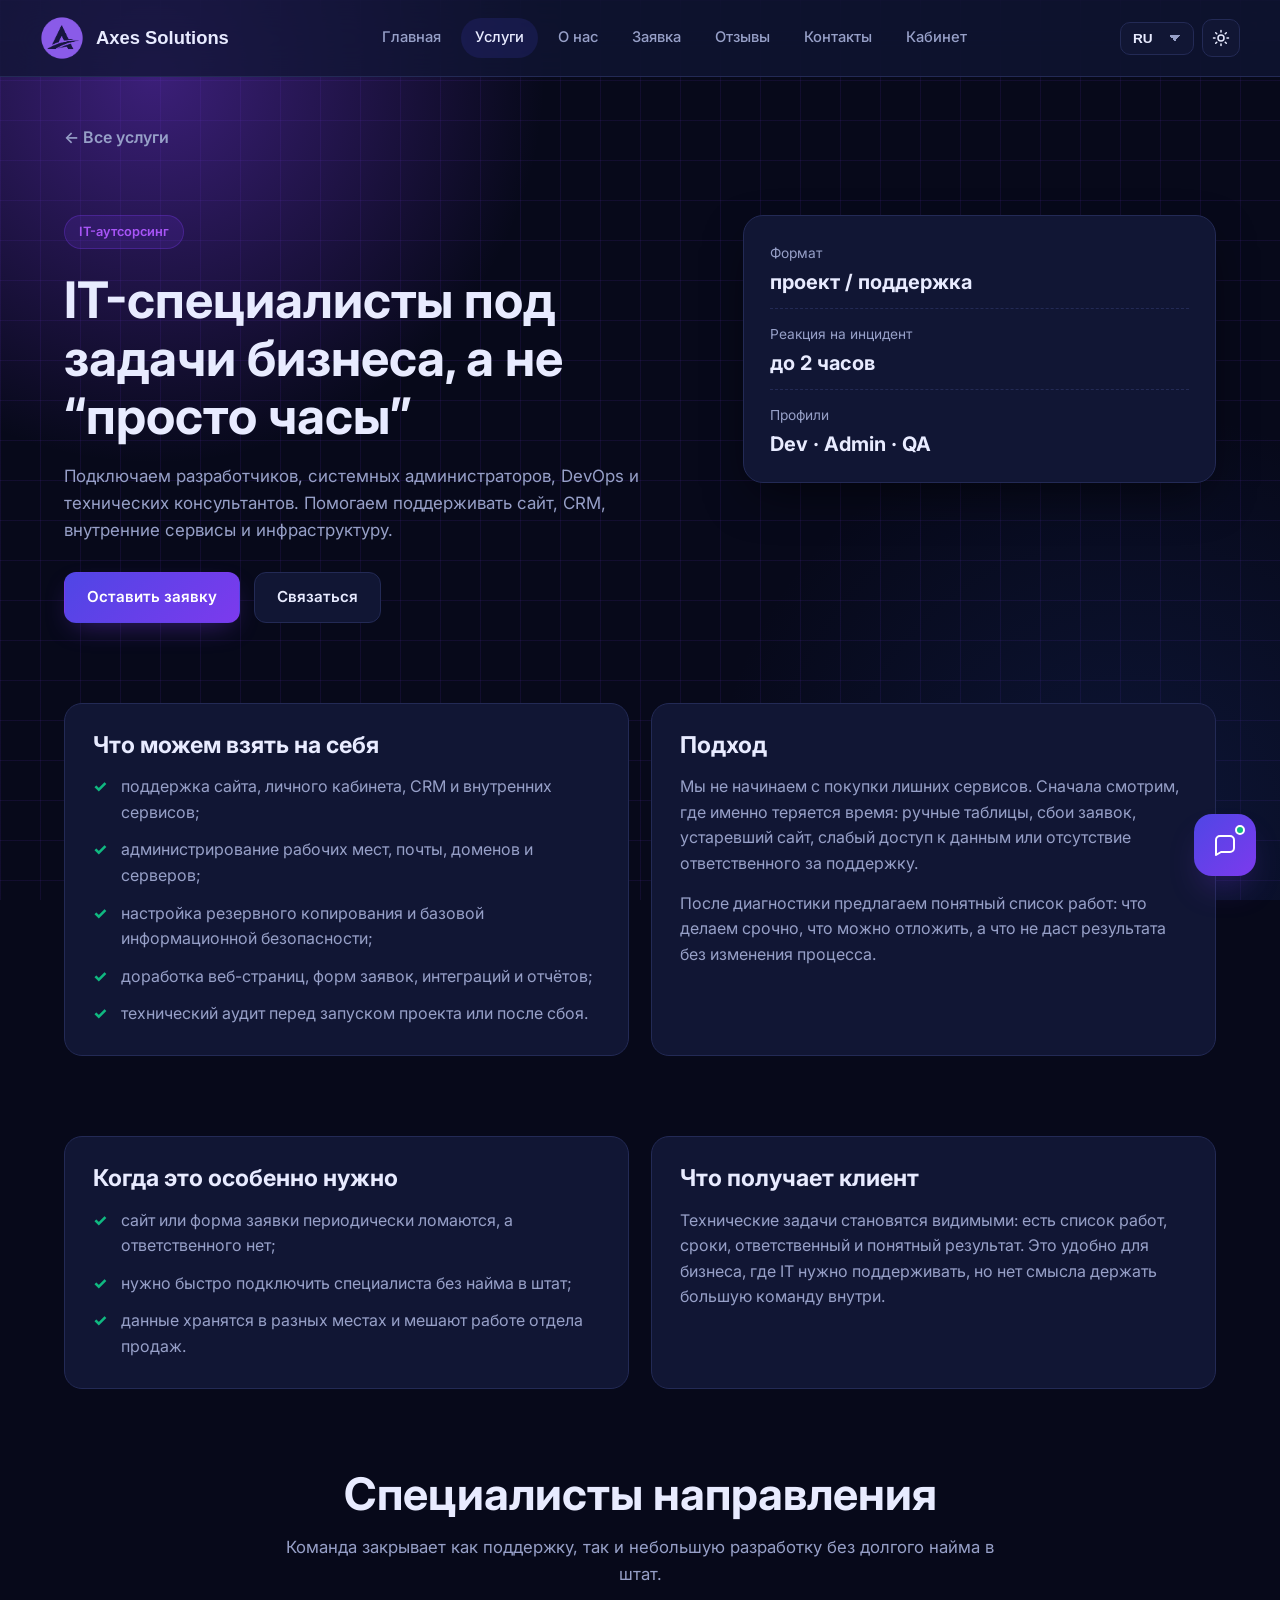
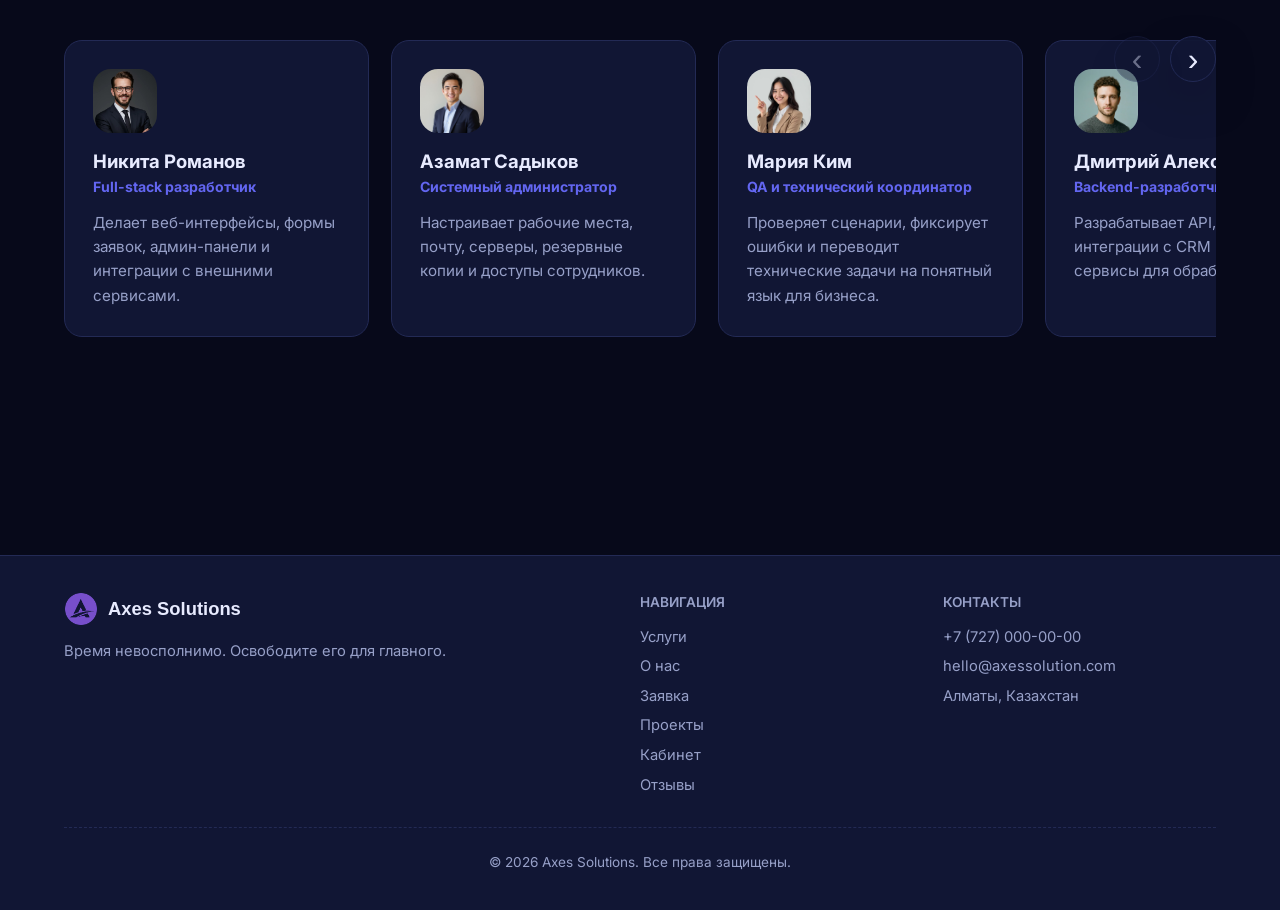
<file: frontend/html/service-it.html>
<!DOCTYPE html>
<html lang="ru" data-theme="dark">
<head>
  <meta charset="UTF-8" />
  <meta name="viewport" content="width=device-width, initial-scale=1.0" />
  <title data-i18n="service.it.specialists.axes.solutions"></title>
  <link rel="preconnect" href="https://fonts.googleapis.com" />
  <link href="https://fonts.googleapis.com/css2?family=Inter:wght@400;500;600;700;800&display=swap" rel="stylesheet">
  <link rel="stylesheet" href="../css/style.css" />
</head>
<body>
  <div id="header-slot"></div>

  <main class="page service-page">
    <div class="container">
      <a class="back-link fade-in" href="services.html" data-i18n="common.back.services"></a>

      <section class="service-hero fade-in">
        <div>
          <div class="hero-eyebrow" data-i18n="service.it.outsourcing"></div>
          <h1 data-i18n="service.it.specialists.for.business.tasks.not.just"></h1>
          <p class="lead" data-i18n="service.we.connect.developers.system.administrators.devops.engineers"></p>
          <div class="hero-cta">
            <a href="requests.html" class="btn btn-primary" data-i18n="hero.cta.primary"></a>
            <a href="contacts.html" class="btn btn-ghost" data-i18n="common.contact"></a>
          </div>
        </div>
        <div class="service-summary">
          <div><span data-i18n="service.format"></span><strong data-i18n="service.project.support"></strong></div>
          <div><span data-i18n="service.incident.response"></span><strong data-i18n="service.up.to.2.hours"></strong></div>
          <div><span data-i18n="service.profiles"></span><strong>Dev · Admin · QA</strong></div>
        </div>
      </section>

      <section class="service-content">
        <div class="detail-panel fade-in">
          <h2 data-i18n="service.what.we.can.handle"></h2>
          <ul class="check-list">
            <li data-i18n="service.support.for.websites.user.accounts.crm.and"></li>
            <li data-i18n="service.administration.of.workstations.email.domains.and.servers"></li>
            <li data-i18n="service.backup.setup.and.basic.information.security"></li>
            <li data-i18n="service.improving.web.pages.request.forms.integrations.and"></li>
            <li data-i18n="service.technical.audit.before.launch.or.after.an"></li>
          </ul>
        </div>

        <div class="detail-panel fade-in delay-1">
          <h2 data-i18n="service.approach"></h2>
          <p data-i18n="service.we.do.not.start.by.buying.unnecessary"></p>
          <p data-i18n="service.after.diagnostics.we.propose.a.clear.work"></p>
        </div>
      </section>

      <section class="service-extra-grid">
        <div class="detail-panel fade-in">
          <h2 data-i18n="service.when.it.is.especially.useful"></h2>
          <ul class="check-list">
            <li data-i18n="service.the.website.or.request.form.breaks.periodically"></li>
            <li data-i18n="service.a.specialist.needs.to.be.connected.quickly"></li>
            <li data-i18n="service.data.is.stored.in.different.places.and"></li>
          </ul>
        </div>

        <div class="detail-panel fade-in delay-1">
          <h2 data-i18n="service.what.the.client.gets"></h2>
          <p data-i18n="service.technical.tasks.become.visible.there.is.a"></p>
        </div>
      </section>

      <section>
        <div class="section-head fade-in">
          <h2 data-i18n="service.practice.specialists"></h2>
          <p data-i18n="service.the.team.covers.both.support.and.small"></p>
        </div>
        <div class="specialists-grid">
          <article class="specialist-card fade-in">
            <div class="avatar"><img src="../img/specialists/nikita-romanov.jpg" alt="" data-i18n-alt="service.nikita.romanov"></div>
            <h3 data-i18n="service.nikita.romanov"></h3>
            <span data-i18n="service.full.stack.developer"></span>
            <p data-i18n="service.builds.web.interfaces.request.forms.admin.panels"></p>
          </article>
          <article class="specialist-card fade-in delay-1">
            <div class="avatar"><img src="../img/specialists/azamat-sadykov.jpg" alt="" data-i18n-alt="service.azamat.sadykov"></div>
            <h3 data-i18n="service.azamat.sadykov"></h3>
            <span data-i18n="service.system.administrator"></span>
            <p data-i18n="service.sets.up.workstations.email.servers.backups.and"></p>
          </article>
          <article class="specialist-card fade-in delay-2">
            <div class="avatar"><img src="../img/specialists/maria-kim.jpg" alt="" data-i18n-alt="service.maria.kim"></div>
            <h3 data-i18n="service.maria.kim"></h3>
            <span data-i18n="service.qa.and.technical.coordinator"></span>
            <p data-i18n="service.tests.scenarios.records.issues.and.translates.technical"></p>
          </article>
          <article class="specialist-card fade-in">
            <div class="avatar"><img src="../img/specialists/dmitry-alekseev.jpg" alt="" data-i18n-alt="service.dmitry.alekseev"></div>
            <h3 data-i18n="service.dmitry.alekseev"></h3>
            <span data-i18n="service.backend.developer"></span>
            <p data-i18n="service.develops.apis.databases.crm.integrations.and.internal"></p>
          </article>
          <article class="specialist-card fade-in delay-1">
            <div class="avatar"><img src="../img/specialists/laura-omarova.jpg" alt="" data-i18n-alt="service.laura.omarova"></div>
            <h3 data-i18n="service.laura.omarova"></h3>
            <span data-i18n="service.frontend.developer"></span>
            <p data-i18n="service.creates.responsive.interfaces.service.pages.forms.animations"></p>
          </article>
          <article class="specialist-card fade-in delay-2">
            <div class="avatar"><img src="../img/specialists/ruslan-nurtayev.jpg" alt="" data-i18n-alt="service.ruslan.nurtayev"></div>
            <h3 data-i18n="service.ruslan.nurtayev"></h3>
            <span data-i18n="service.devops.engineer"></span>
            <p data-i18n="service.configures.deployment.domains.ssl.backups.and.monitoring"></p>
          </article>
        </div>
      </section>
    </div>
  </main>

  <div id="footer-slot"></div>
  <script src="../js/i18n.js"></script>
  <script src="../js/partials.js"></script>
  <script src="../js/app.js"></script>
  <script>window.mountLayout();</script>
</body>
</html>
</file>
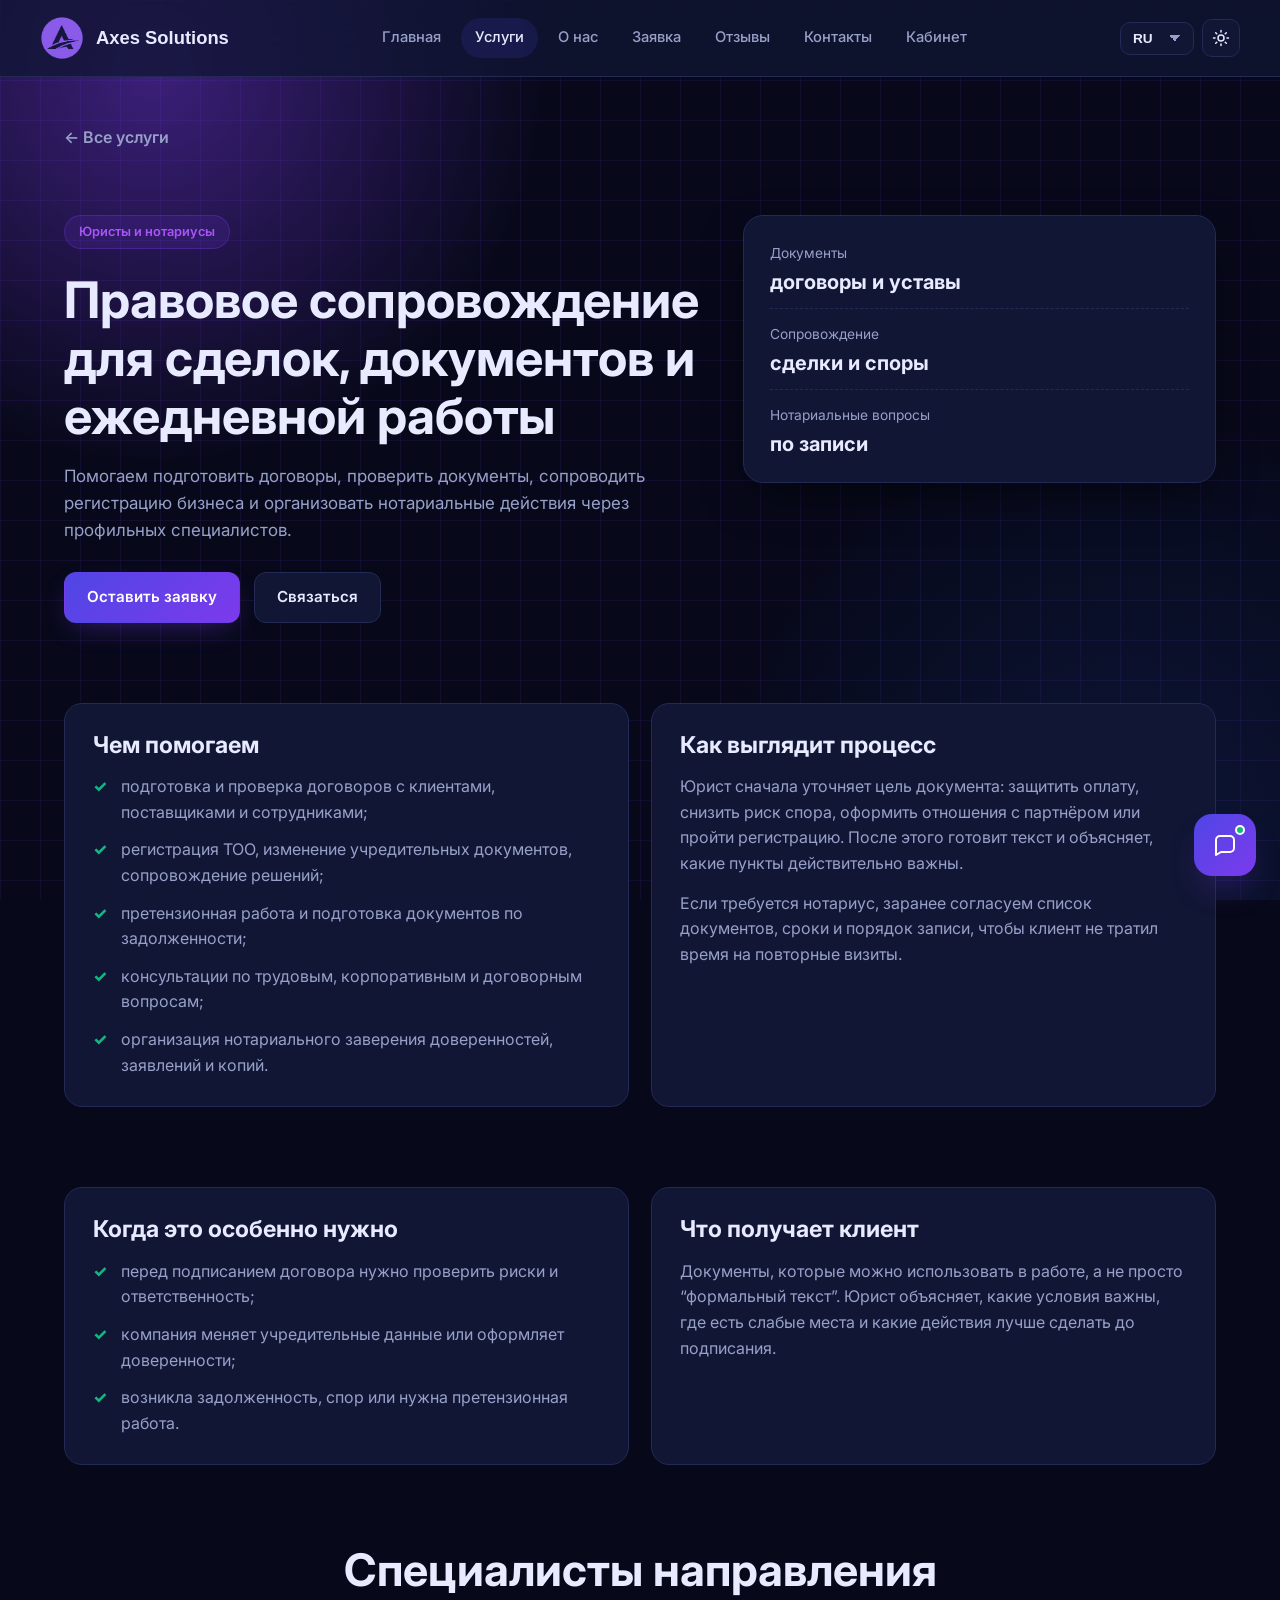
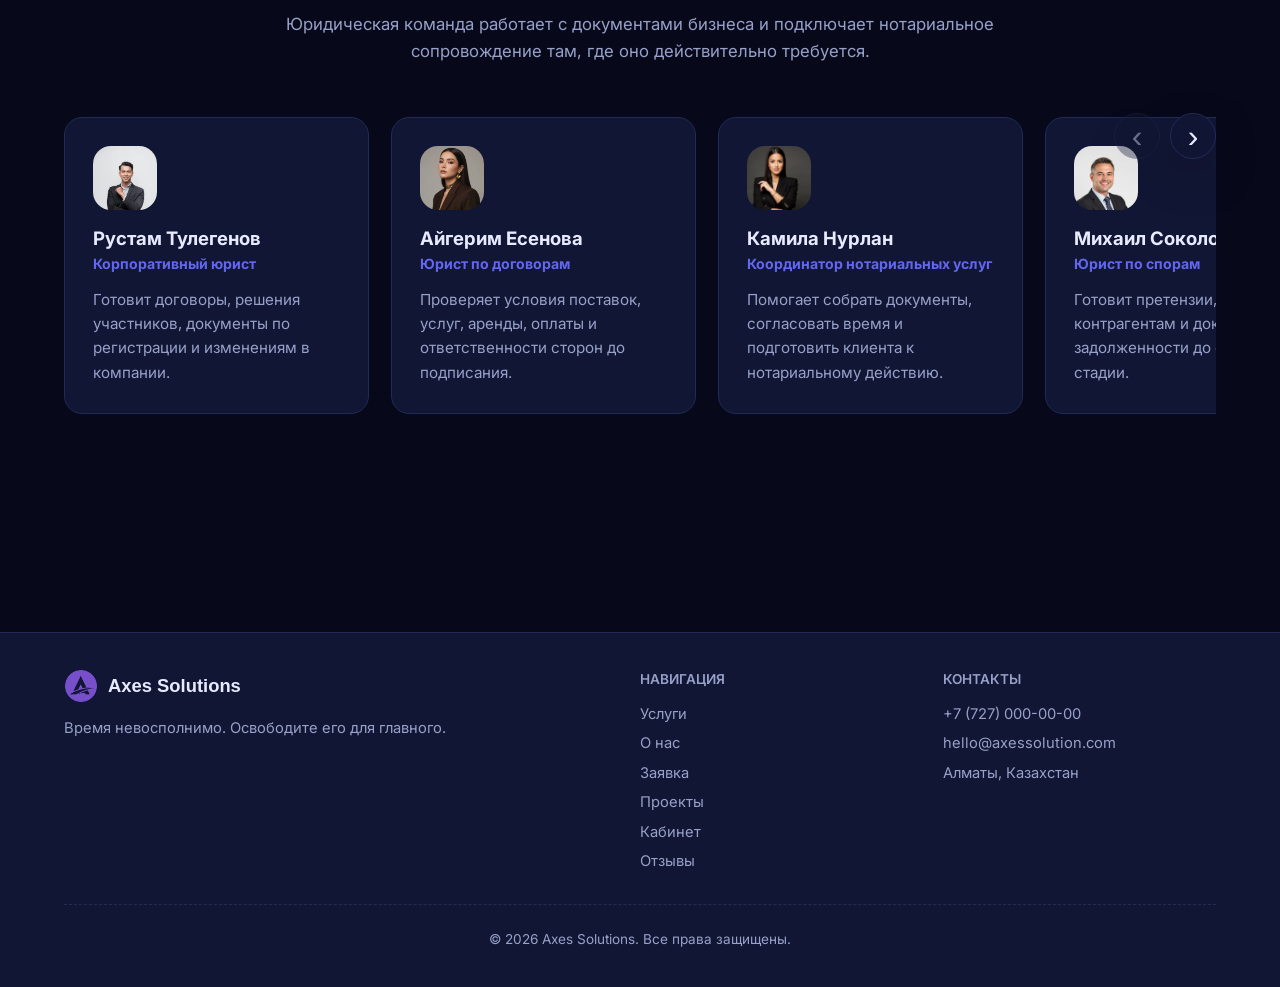
<file: frontend/html/service-legal.html>
<!DOCTYPE html>
<html lang="ru" data-theme="dark">
<head>
  <meta charset="UTF-8" />
  <meta name="viewport" content="width=device-width, initial-scale=1.0" />
  <title data-i18n="service.lawyers.and.notaries.axes.solutions"></title>
  <link rel="preconnect" href="https://fonts.googleapis.com" />
  <link href="https://fonts.googleapis.com/css2?family=Inter:wght@400;500;600;700;800&display=swap" rel="stylesheet">
  <link rel="stylesheet" href="../css/style.css" />
</head>
<body>
  <div id="header-slot"></div>

  <main class="page service-page">
    <div class="container">
      <a class="back-link fade-in" href="services.html" data-i18n="common.back.services"></a>

      <section class="service-hero fade-in">
        <div>
          <div class="hero-eyebrow" data-i18n="service.lawyers.and.notaries"></div>
          <h1 data-i18n="service.legal.support.for.deals.documents.and.daily"></h1>
          <p class="lead" data-i18n="service.we.help.prepare.contracts.check.documents.support"></p>
          <div class="hero-cta">
            <a href="requests.html" class="btn btn-primary" data-i18n="hero.cta.primary"></a>
            <a href="contacts.html" class="btn btn-ghost" data-i18n="common.contact"></a>
          </div>
        </div>
        <div class="service-summary">
          <div><span data-i18n="service.documents"></span><strong data-i18n="service.contracts.and.charters"></strong></div>
          <div><span data-i18n="service.support"></span><strong data-i18n="service.deals.and.disputes"></strong></div>
          <div><span data-i18n="service.notarial.matters"></span><strong data-i18n="service.by.appointment"></strong></div>
        </div>
      </section>

      <section class="service-content">
        <div class="detail-panel fade-in">
          <h2 data-i18n="service.how.we.help"></h2>
          <ul class="check-list">
            <li data-i18n="service.preparing.and.reviewing.contracts.with.clients.suppliers"></li>
            <li data-i18n="service.llp.registration.changes.to.founding.documents.and"></li>
            <li data-i18n="service.claims.work.and.debt.related.document.preparation"></li>
            <li data-i18n="service.consultations.on.labor.corporate.and.contract.matters"></li>
            <li data-i18n="service.arranging.notarization.of.powers.of.attorney.applications"></li>
          </ul>
        </div>

        <div class="detail-panel fade-in delay-1">
          <h2 data-i18n="service.what.the.process.looks.like"></h2>
          <p data-i18n="service.the.lawyer.first.clarifies.the.purpose.of"></p>
          <p data-i18n="service.if.a.notary.is.required.we.agree"></p>
        </div>
      </section>

      <section class="service-extra-grid">
        <div class="detail-panel fade-in">
          <h2 data-i18n="service.when.it.is.especially.useful"></h2>
          <ul class="check-list">
            <li data-i18n="service.risks.and.liability.need.to.be.checked"></li>
            <li data-i18n="service.the.company.changes.founding.data.or.prepares"></li>
            <li data-i18n="service.there.is.debt.a.dispute.or.claims"></li>
          </ul>
        </div>

        <div class="detail-panel fade-in delay-1">
          <h2 data-i18n="service.what.the.client.gets"></h2>
          <p data-i18n="service.documents.that.can.be.used.in.real"></p>
        </div>
      </section>

      <section>
        <div class="section-head fade-in">
          <h2 data-i18n="service.practice.specialists"></h2>
          <p data-i18n="service.the.legal.team.works.with.business.documents"></p>
        </div>
        <div class="specialists-grid">
          <article class="specialist-card fade-in">
            <div class="avatar"><img src="../img/specialists/rustam-tulegenov.jpg" alt="" data-i18n-alt="service.rustam.tulegenov"></div>
            <h3 data-i18n="service.rustam.tulegenov"></h3>
            <span data-i18n="service.corporate.lawyer"></span>
            <p data-i18n="service.prepares.contracts.participant.decisions.registration.documents.and"></p>
          </article>
          <article class="specialist-card fade-in delay-1">
            <div class="avatar"><img src="../img/specialists/aigerim-esenova.jpg" alt="" data-i18n-alt="service.aigerim.esenova"></div>
            <h3 data-i18n="service.aigerim.esenova"></h3>
            <span data-i18n="service.contract.lawyer"></span>
            <p data-i18n="service.reviews.delivery.service.lease.payment.and.liability"></p>
          </article>
          <article class="specialist-card fade-in delay-2">
            <div class="avatar"><img src="../img/specialists/kamila-nurlan.jpg" alt="" data-i18n-alt="service.kamila.nurlan"></div>
            <h3 data-i18n="service.kamila.nurlan"></h3>
            <span data-i18n="service.notarial.services.coordinator"></span>
            <p data-i18n="service.helps.collect.documents.schedule.timing.and.prepare"></p>
          </article>
          <article class="specialist-card fade-in">
            <div class="avatar"><img src="../img/specialists/mikhail-sokolov.jpg" alt="" data-i18n-alt="service.mikhail.sokolov"></div>
            <h3 data-i18n="service.mikhail.sokolov"></h3>
            <span data-i18n="service.dispute.lawyer"></span>
            <p data-i18n="service.prepares.claims.counterparty.responses.and.debt.documents"></p>
          </article>
          <article class="specialist-card fade-in delay-1">
            <div class="avatar"><img src="../img/specialists/diana-rakhimova.jpg" alt="" data-i18n-alt="service.diana.rakhimova"></div>
            <h3 data-i18n="service.diana.rakhimova"></h3>
            <span data-i18n="service.employment.lawyer"></span>
            <p data-i18n="service.reviews.employment.contracts.job.descriptions.orders.and"></p>
          </article>
          <article class="specialist-card fade-in delay-2">
            <div class="avatar"><img src="../img/specialists/arman-suleimenov.jpg" alt="" data-i18n-alt="service.arman.suleimenov"></div>
            <h3 data-i18n="service.arman.suleimenov"></h3>
            <span data-i18n="service.registration.specialist"></span>
            <p data-i18n="service.supports.llp.registration.changes.to.founding.documents"></p>
          </article>
        </div>
      </section>
    </div>
  </main>

  <div id="footer-slot"></div>
  <script src="../js/i18n.js"></script>
  <script src="../js/partials.js"></script>
  <script src="../js/app.js"></script>
  <script>window.mountLayout();</script>
</body>
</html>
</file>
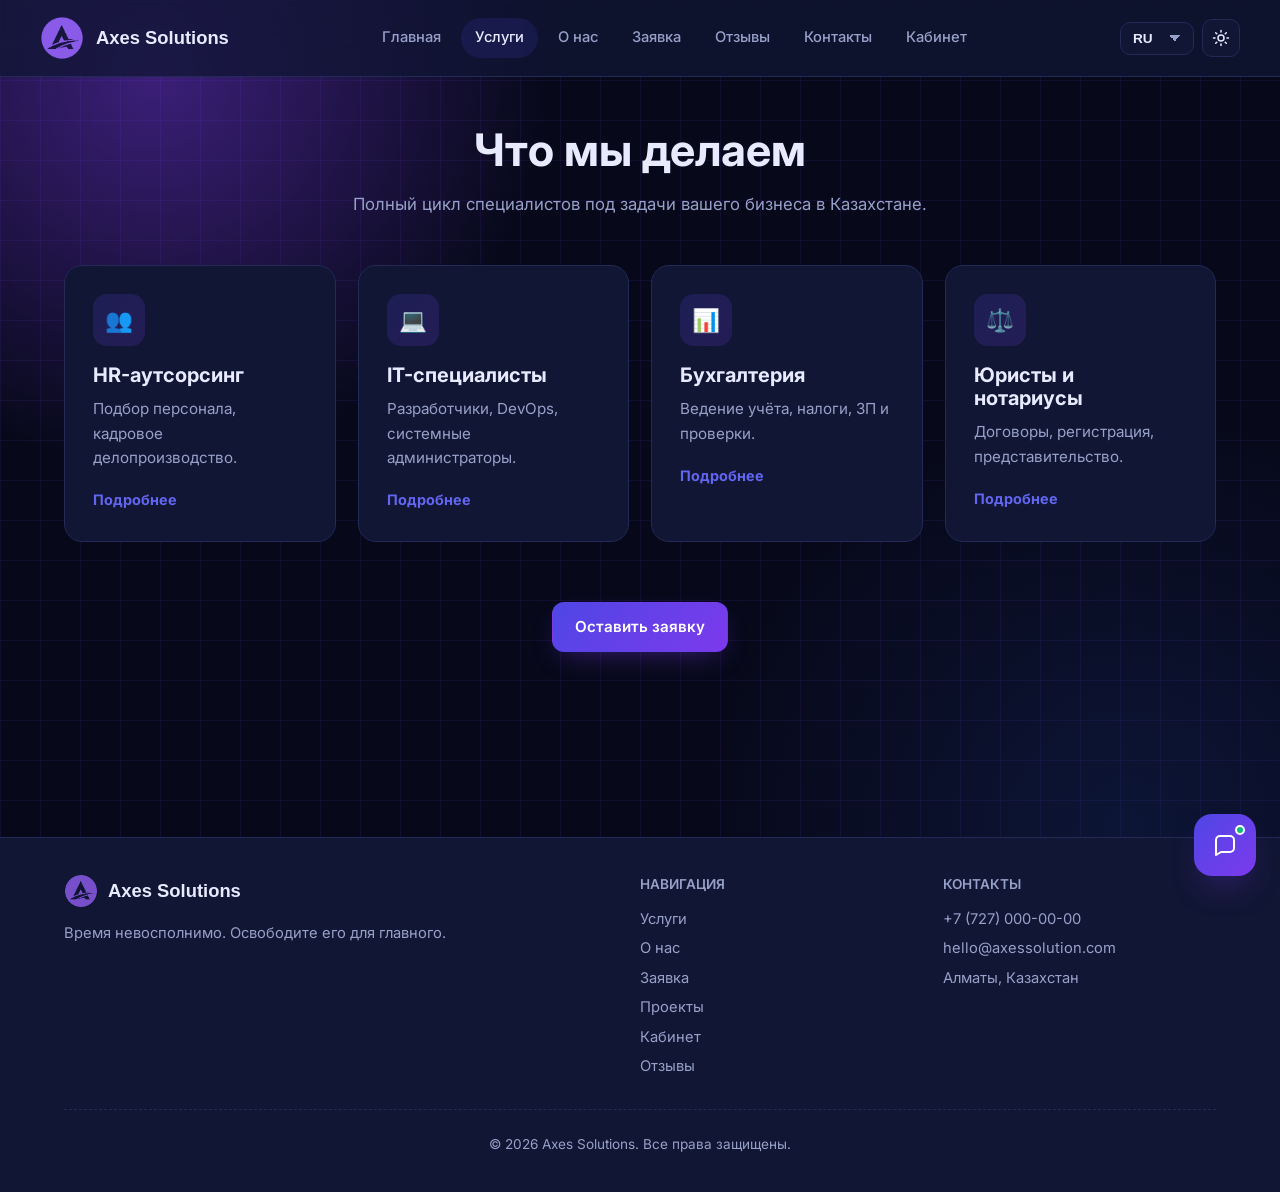
<file: frontend/html/services.html>
<!DOCTYPE html>
<html lang="ru" data-theme="dark">
<head>
  <meta charset="UTF-8" />
  <meta name="viewport" content="width=device-width, initial-scale=1.0" />

  <title data-i18n="page.services.title"></title>

  <link rel="preconnect" href="https://fonts.googleapis.com" />
  <link href="https://fonts.googleapis.com/css2?family=Inter:wght@400;500;600;700;800&display=swap" rel="stylesheet">
 
 
  <link rel="stylesheet" href="../css/style.css" />
</head>

<body>
  <div id="header-slot"></div>

  <main class="page">
    <div class="container">

      <div class="section-head fade-in">
        <h2 data-i18n="services.title"></h2>
        <p data-i18n="services.lead"></p>
      </div>

      <div class="services-grid">

        <a class="service-card fade-in" href="service-hr.html">
          <div class="service-icon">👥</div>
          <h3 data-i18n="services.hr.title"></h3>
          <p data-i18n="services.hr.desc"></p>
          <span class="service-link" data-i18n="services.link.more"></span>
        </a>

        <a class="service-card fade-in delay-1" href="service-it.html">
          <div class="service-icon">💻</div>
          <h3 data-i18n="services.it.title"></h3>
          <p data-i18n="services.it.desc"></p>
          <span class="service-link" data-i18n="services.link.more"></span>
        </a>

        <a class="service-card fade-in delay-2" href="service-accounting.html">
          <div class="service-icon">📊</div>
          <h3 data-i18n="services.acc.title"></h3>
          <p data-i18n="services.acc.desc"></p>
          <span class="service-link" data-i18n="services.link.more"></span>
        </a>

        <a class="service-card fade-in delay-3" href="service-legal.html">
          <div class="service-icon">⚖️</div>
          <h3 data-i18n="services.legal.title"></h3>
          <p data-i18n="services.legal.desc"></p>
          <span class="service-link" data-i18n="services.link.more"></span>
        </a>

      </div>

      <div style="text-align:center; margin-top: 60px;">
        <a href="requests.html" class="btn btn-primary" data-i18n="hero.cta.primary"></a>
      </div>

    </div>
  </main>

  <div id="footer-slot"></div>

  
  <script src="../js/i18n.js"></script>
  <script src="../js/partials.js"></script>
  <script src="../js/app.js"></script>

  <script>
    window.mountLayout();
  </script>

</body>
</html>
</file>
<file: frontend/css/style.css>
:root {

  --indigo: #4f46e5;
  --indigo-2: #6366f1;
  --purple: #7c3aed;
  --purple-2: #a855f7;
  --deep-blue: #1e3a8a;
  --accent-glow: rgba(124, 58, 237, 0.45);

 
  --bg: #f6f7fb;
  --bg-2: #eef0fb;
  --surface: #ffffff;
  --surface-2: #f9fafb;
  --border: #e2e5f0;
  --text: #0c1024;
  --text-muted: #525a7a;
  --shadow: 0 10px 30px -12px rgba(20, 24, 60, 0.18);
  --grid: rgba(99, 102, 241, 0.07);
  --hero-overlay: linear-gradient(135deg, rgba(124,58,237,0.10), rgba(30,58,138,0.05));
}

[data-theme="dark"] {
  --bg: #07091a;
  --bg-2: #0b0f24;
  --surface: #111634;
  --surface-2: #161c40;
  --border: #232a55;
  --text: #e8ebff;
  --text-muted: #97a0c8;
  --shadow: 0 18px 48px -12px rgba(0, 0, 0, 0.6);
  --grid: rgba(124, 58, 237, 0.1);
  --hero-overlay: linear-gradient(135deg, rgba(124,58,237,0.18), rgba(30,58,138,0.25));
}

* { box-sizing: border-box; margin: 0; padding: 0; }

html, body {
  font-family: 'Inter', sans-serif;
  background: var(--bg);
  color: var(--text);
  font-size: 16px;
  line-height: 1.6;
  -webkit-font-smoothing: antialiased;
  transition: background-color 0.35s ease, color 0.35s ease;
  min-height: 100vh;
}

body {
  background-image:
    radial-gradient(circle at 12% 8%, var(--accent-glow) 0%, transparent 28%),
    radial-gradient(circle at 88% 92%, rgba(30,58,138,0.25) 0%, transparent 30%),
    linear-gradient(var(--grid) 1px, transparent 1px),
    linear-gradient(90deg, var(--grid) 1px, transparent 1px);
  background-size: auto, auto, 40px 40px, 40px 40px;
  background-attachment: fixed;
}

h1, h2, h3, h4 {
  font-family: 'Inter', sans-serif;
  font-weight: 700;
  letter-spacing: 0;
  line-height: 1.15;
  color: var(--text);
}

a { color: var(--indigo-2); text-decoration: none; transition: opacity .2s; }
a:hover { opacity: 0.8; }

p, h1, h2, h3, h4, h5, span, strong, small, label, button, a, th, td {
  overflow-wrap: anywhere;
}

.brand span,
.metric-value,
.review-stars {
  overflow-wrap: normal;
}

::selection { background: var(--purple); color: #fff; }


.container { width: 100%; max-width: 1200px; margin: 0 auto; padding: 0 24px; }

.page { padding: 48px 0 96px; min-height: calc(100vh - 200px); }


.site-header {
  position: sticky; top: 0; z-index: 50;
  backdrop-filter: blur(18px);
  -webkit-backdrop-filter: blur(18px);
  background: color-mix(in oklab, var(--surface) 75%, transparent);
  border-bottom: 1px solid var(--border);
}
.nav {
  display: flex; align-items: center; justify-content: space-between;
  padding: 16px 0;
  gap: 14px;
  min-width: 0;
}
.brand {
  display: flex; align-items: center; gap: 12px;
  font-family: 'Sora', sans-serif; font-weight: 800; font-size: 1.15rem;
  color: var(--text);
  min-width: 0;
  flex-shrink: 0;
}
.brand-mark {
  width: 36px; height: 36px; border-radius: 10px;
  background: linear-gradient(135deg, var(--indigo) 0%, var(--purple) 100%);
  display: grid; place-items: center;
  color: #fff; font-weight: 800; font-size: 0.95rem;
  box-shadow: 0 6px 18px -4px var(--accent-glow);
}
.nav-links { display: flex; gap: 6px; align-items: center; min-width: 0; }
.nav-links a {
  padding: 8px 14px; border-radius: 999px;
  color: var(--text-muted); font-weight: 500; font-size: 0.92rem;
  transition: all .2s;
  white-space: nowrap;
}
.nav-links a:hover, .nav-links a.active {
  background: color-mix(in oklab, var(--indigo) 14%, transparent);
  color: var(--text); opacity: 1;
}
.nav-actions { display: flex; gap: 8px; align-items: center; flex-shrink: 0; }

.icon-btn {
  width: 38px; height: 38px; border-radius: 10px;
  border: 1px solid var(--border); background: var(--surface);
  display: grid; place-items: center; cursor: pointer;
  color: var(--text); transition: all .2s;
}
.icon-btn:hover { border-color: var(--indigo); transform: translateY(-1px); }

.lang-select {
  padding: 8px 12px; border-radius: 10px;
  border: 1px solid var(--border); background: var(--surface);
  color: var(--text); font-weight: 600; font-size: 0.85rem;
  cursor: pointer;
  min-width: 74px;
  text-transform: uppercase;
}

.menu-toggle { display: none; }


.btn {
  display: inline-flex; align-items: center; justify-content: center; gap: 8px;
  padding: 12px 22px; border-radius: 12px;
  font-weight: 600; font-size: 0.95rem; cursor: pointer;
  border: 1px solid transparent;
  transition: transform .2s, box-shadow .25s, background .2s, border-color .2s;
  font-family: inherit;
  min-width: 0;
  white-space: normal;
  text-align: center;
}
.btn-primary {
  background: linear-gradient(135deg, var(--indigo) 0%, var(--purple) 100%);
  color: #fff;
  box-shadow: 0 10px 28px -10px var(--accent-glow);
}
.btn-primary:hover { transform: translateY(-2px); box-shadow: 0 14px 36px -10px var(--accent-glow); }
.btn-ghost { background: var(--surface); color: var(--text); border-color: var(--border); }
.btn-ghost:hover { border-color: var(--indigo); color: var(--indigo-2); }
.btn-danger { background: #ef4444; color: #fff; }
.btn-danger:hover { background: #dc2626; }
.btn-sm { padding: 8px 14px; font-size: 0.85rem; border-radius: 9px; }


.hero { padding: 80px 0 60px; position: relative; overflow: hidden; }
.hero-grid {
  display: grid; grid-template-columns: 1.2fr 0.8fr; gap: 60px; align-items: center;
}
.hero-eyebrow {
  display: inline-flex; align-items: center; gap: 8px;
  padding: 6px 14px; border-radius: 999px;
  background: color-mix(in oklab, var(--purple) 14%, transparent);
  color: var(--purple-2); font-weight: 600; font-size: 0.8rem;
  border: 1px solid color-mix(in oklab, var(--purple) 30%, transparent);
  margin-bottom: 22px;
}
.hero h1 {
  font-size: clamp(2.4rem, 5.2vw, 4rem);
  margin-bottom: 18px;
}
.hero h1 .accent {
  background: linear-gradient(135deg, var(--indigo) 0%, var(--purple-2) 100%);
  -webkit-background-clip: text; background-clip: text; color: transparent;
}
.hero p.lead {
  font-size: 1.1rem; color: var(--text-muted); max-width: 540px; margin-bottom: 30px;
}
.hero-cta { display: flex; gap: 14px; flex-wrap: wrap; }

.hero-card {
  position: relative; padding: 28px;
  background: var(--surface);
  border: 1px solid var(--border);
  border-radius: 24px;
  box-shadow: var(--shadow);
}
.hero-card::before {
  content: ""; position: absolute; inset: -1px; border-radius: 24px;
  background: linear-gradient(135deg, var(--indigo), var(--purple)) border-box;
  -webkit-mask: linear-gradient(#000 0 0) padding-box, linear-gradient(#000 0 0);
  -webkit-mask-composite: xor; mask-composite: exclude;
  padding: 1.5px; opacity: 0.55; pointer-events: none;
}
.metric {
  display: flex; justify-content: space-between; align-items: center;
  padding: 14px 0; border-bottom: 1px dashed var(--border);
}
.metric:last-child { border-bottom: none; }
.metric-label { font-size: 0.85rem; color: var(--text-muted); }
.metric-value { font-family: 'Sora', sans-serif; font-weight: 700; font-size: 1.4rem; }
.metric-value .up { color: #10b981; font-size: 0.8rem; margin-left: 6px; }


section { padding: 72px 0; }
.section-head { text-align: center; max-width: 720px; margin: 0 auto 48px; }
.section-head h2 { font-size: clamp(2rem, 3.6vw, 2.8rem); margin-bottom: 14px; }
.section-head p { color: var(--text-muted); font-size: 1.05rem; }

.services-grid {
  display: grid; grid-template-columns: repeat(auto-fit, minmax(260px, 1fr));
  gap: 22px;
}
.service-card {
  position: relative;
  display: block;
  background: var(--surface);
  border: 1px solid var(--border);
  border-radius: 18px; padding: 28px;
  transition: transform .3s, box-shadow .3s, border-color .3s;
  overflow: hidden;
  color: var(--text);
}
.service-card::after {
  content: ""; position: absolute; bottom: 0; left: 0; right: 0; height: 3px;
  background: linear-gradient(90deg, var(--indigo), var(--purple));
  transform: scaleX(0); transform-origin: left; transition: transform .35s;
}
.service-card:hover { transform: translateY(-6px); border-color: var(--indigo); box-shadow: var(--shadow); }
.service-card:hover::after { transform: scaleX(1); }
.service-icon {
  width: 52px; height: 52px; border-radius: 14px;
  background: linear-gradient(135deg, color-mix(in oklab, var(--indigo) 18%, transparent), color-mix(in oklab, var(--purple) 18%, transparent));
  display: grid; place-items: center; color: var(--indigo-2);
  margin-bottom: 18px; font-size: 1.4rem;
}
.service-card h3 { font-size: 1.25rem; margin-bottom: 10px; }
.service-card p { color: var(--text-muted); font-size: 0.95rem; }
.service-card:hover { opacity: 1; }
.service-link {
  display: inline-flex;
  align-items: center;
  margin-top: 18px;
  color: var(--indigo-2);
  font-weight: 700;
  font-size: 0.9rem;
}

.service-page section { padding: 40px 0; }
.back-link {
  display: inline-flex;
  margin-bottom: 24px;
  color: var(--text-muted);
  font-weight: 600;
}
.back-link:hover { color: var(--indigo-2); opacity: 1; }
.service-hero {
  display: grid;
  grid-template-columns: minmax(0, 1.15fr) minmax(280px, 0.85fr);
  gap: 38px;
  align-items: start;
  padding-top: 12px;
}
.service-hero h1 {
  font-size: clamp(2.05rem, 4vw, 3.15rem);
  max-width: 850px;
  margin-bottom: 18px;
}
.service-hero .lead {
  color: var(--text-muted);
  max-width: 720px;
  font-size: 1.06rem;
  margin-bottom: 28px;
}
.service-summary {
  background: var(--surface);
  border: 1px solid var(--border);
  border-radius: 20px;
  padding: 26px;
  box-shadow: var(--shadow);
  display: grid;
  gap: 14px;
  align-self: start;
}
.service-summary div {
  padding: 0 0 14px;
  border-bottom: 1px dashed var(--border);
}
.service-summary div:last-child { border-bottom: none; padding-bottom: 0; }
.service-summary span {
  display: block;
  color: var(--text-muted);
  font-size: 0.86rem;
  margin-bottom: 6px;
}
.service-summary strong {
  display: block;
  color: var(--text);
  font-size: 1.25rem;
  line-height: 1.2;
}
.service-content {
  display: grid;
  grid-template-columns: 1fr 1fr;
  gap: 22px;
}
.detail-panel,
.specialist-card {
  background: var(--surface);
  border: 1px solid var(--border);
  border-radius: 18px;
  padding: 28px;
}
.detail-panel h2 {
  font-size: 1.45rem;
  margin-bottom: 16px;
}
.detail-panel p {
  color: var(--text-muted);
  margin-bottom: 14px;
}
.detail-panel p:last-child { margin-bottom: 0; }
.check-list {
  display: grid;
  gap: 12px;
  list-style: none;
}
.check-list li {
  position: relative;
  padding-left: 28px;
  color: var(--text-muted);
}
.check-list li::before {
  content: "✓";
  position: absolute;
  left: 0;
  top: 0;
  color: #10b981;
  font-weight: 800;
}
.specialists-slider {
  position: relative;
  margin-top: 8px;
}
.specialists-grid {
  display: flex;
  gap: 22px;
  overflow-x: auto;
  overflow-y: hidden;
  padding: 4px 74px 22px 2px;
  scroll-snap-type: x mandatory;
  scroll-behavior: smooth;
  scrollbar-width: thin;
  scrollbar-color: color-mix(in oklab, var(--indigo) 44%, transparent) transparent;
}
.specialists-grid::after {
  content: "";
  flex: 0 0 1px;
}
.specialists-grid::-webkit-scrollbar {
  height: 8px;
}
.specialists-grid::-webkit-scrollbar-track {
  background: color-mix(in oklab, var(--surface) 70%, transparent);
  border-radius: 999px;
}
.specialists-grid::-webkit-scrollbar-thumb {
  background: linear-gradient(90deg, var(--indigo), var(--purple));
  border-radius: 999px;
}
.specialists-controls {
  position: absolute;
  right: 0;
  top: 0;
  display: flex;
  gap: 10px;
  pointer-events: none;
}
.specialists-arrow {
  width: 46px;
  height: 46px;
  border: 1px solid var(--border);
  border-radius: 50%;
  display: grid;
  place-items: center;
  background: color-mix(in oklab, var(--surface) 92%, transparent);
  color: var(--text);
  box-shadow: var(--shadow);
  cursor: pointer;
  font-size: 2rem;
  line-height: 1;
  transition: transform .2s, border-color .2s, opacity .2s, background-color .2s;
  pointer-events: auto;
}
.specialists-arrow:hover {
  transform: translateY(-2px);
  border-color: var(--purple);
  background: var(--surface);
}
.specialists-arrow:focus-visible {
  outline: 3px solid color-mix(in oklab, var(--indigo) 40%, transparent);
  outline-offset: 3px;
}
.specialists-arrow:disabled {
  cursor: default;
  opacity: 0.42;
  transform: none;
}
.specialists-slider:not(.is-scrollable) .specialists-controls {
  display: none;
}
.service-extra-grid {
  display: grid;
  grid-template-columns: 1fr 1fr;
  gap: 22px;
}
.specialist-card {
  flex: 0 0 305px;
  min-height: 255px;
  scroll-snap-align: start;
  transition: transform .25s, border-color .25s;
}
.specialist-card:hover {
  transform: translateY(-4px);
  border-color: var(--purple);
}
.avatar {
  width: 64px;
  height: 64px;
  border-radius: 18px;
  display: grid;
  place-items: center;
  margin-bottom: 18px;
  background: linear-gradient(135deg, var(--indigo), var(--purple));
  color: #fff;
  font-weight: 800;
  overflow: hidden;
}
.avatar img {
  width: 100%;
  height: 100%;
  display: block;
  object-fit: cover;
}
.specialist-card h3 {
  font-size: 1.16rem;
  margin-bottom: 4px;
}
.specialist-card span {
  display: block;
  color: var(--indigo-2);
  font-weight: 700;
  font-size: 0.88rem;
  margin-bottom: 12px;
}
.specialist-card p {
  color: var(--text-muted);
  font-size: 0.95rem;
}


.form-card {
  max-width: 620px; margin: 0 auto;
  background: var(--surface); border: 1px solid var(--border);
  border-radius: 20px; padding: 36px;
  box-shadow: var(--shadow);
}
.form-row { margin-bottom: 18px; }
.form-row label { display: block; font-weight: 600; font-size: 0.88rem; margin-bottom: 8px; color: var(--text); }
.form-row input, .form-row textarea, .form-row select {
  width: 100%; padding: 12px 14px;
  background: var(--bg); color: var(--text);
  border: 1.5px solid var(--border); border-radius: 11px;
  font: inherit; transition: border-color .2s, box-shadow .2s;
}
.lang-select,
.form-row select,
.status-select {
  appearance: none;
  -webkit-appearance: none;
  background-image:
    linear-gradient(45deg, transparent 50%, var(--text-muted) 50%),
    linear-gradient(135deg, var(--text-muted) 50%, transparent 50%);
  background-position:
    calc(100% - 18px) 50%,
    calc(100% - 12px) 50%;
  background-size: 6px 6px, 6px 6px;
  background-repeat: no-repeat;
  padding-right: 38px;
}
.form-row select {
  background-color: var(--bg);
}
.status-select {
  min-width: 126px;
  padding: 8px 34px 8px 12px;
  border: 1px solid var(--border);
  border-radius: 9px;
  background-color: var(--surface-2);
  color: var(--text);
  font: inherit;
  font-weight: 600;
  font-size: 0.85rem;
  cursor: pointer;
}
.status-actions {
  display: inline-flex;
  align-items: center;
  gap: 4px;
  padding: 4px;
  border: 1px solid var(--border);
  border-radius: 11px;
  background: var(--surface-2);
}
.status-btn {
  min-height: 30px;
  padding: 6px 10px;
  border: none;
  border-radius: 8px;
  background: transparent;
  color: var(--text-muted);
  font: inherit;
  font-size: 0.82rem;
  font-weight: 700;
  cursor: pointer;
  white-space: nowrap;
  transition: background .2s, color .2s, box-shadow .2s;
}
.status-btn:hover {
  color: var(--text);
  background: color-mix(in oklab, var(--indigo) 10%, transparent);
}
.status-btn.active {
  color: #fff;
  background: linear-gradient(135deg, var(--indigo), var(--purple));
  box-shadow: 0 8px 18px -12px var(--accent-glow);
}
.form-row input:focus, .form-row textarea:focus, .form-row select:focus {
  outline: none; border-color: var(--indigo);
  box-shadow: 0 0 0 4px color-mix(in oklab, var(--indigo) 22%, transparent);
}
.form-row textarea { resize: vertical; min-height: 120px; }
.form-error { color: #ef4444; font-size: 0.83rem; margin-top: 6px; display: none; }
.form-error.visible { display: block; }
.form-success {
  display: none; padding: 14px 18px; border-radius: 12px;
  background: color-mix(in oklab, #10b981 14%, transparent);
  color: #10b981; font-weight: 600; margin-bottom: 18px;
  border: 1px solid color-mix(in oklab, #10b981 30%, transparent);
}
.form-success.visible { display: block; }


.reviews-grid {
  display: grid; grid-template-columns: repeat(auto-fit, minmax(280px, 1fr));
  gap: 22px;
}
.review-card {
  background: var(--surface); border: 1px solid var(--border);
  padding: 26px; border-radius: 18px;
  display: flex; flex-direction: column; gap: 14px;
  transition: transform .25s, border-color .25s;
}
.review-card:hover { transform: translateY(-4px); border-color: var(--purple); }
.review-stars { color: #f59e0b; letter-spacing: 0; font-size: 1rem; }
.review-text { color: var(--text); font-size: 0.97rem; line-height: 1.55; flex: 1; }
.review-author { display: flex; flex-direction: column; gap: 2px; padding-top: 14px; border-top: 1px dashed var(--border); }
.review-author strong { color: var(--text); }
.review-author span { color: var(--text-muted); font-size: 0.85rem; }


.contacts-grid {
  display: grid; grid-template-columns: repeat(auto-fit, minmax(240px, 1fr));
  gap: 22px;
}
.contact-card {
  background: var(--surface); border: 1px solid var(--border);
  padding: 28px; border-radius: 18px; text-align: left;
}
.contact-card h3 { font-size: 0.85rem; color: var(--text-muted); font-weight: 500; margin-bottom: 8px; text-transform: uppercase; letter-spacing: 0; }
.contact-card p { font-size: 1.1rem; font-weight: 600; }


.about-block { display: grid; grid-template-columns: 1fr 1fr; gap: 48px; align-items: start; }
.about-block .stat {
  background: var(--surface); border: 1px solid var(--border);
  border-radius: 16px; padding: 22px;
}
.about-block .stat .num {
  font-family: 'Inter', sans-serif; font-size: 2.4rem; font-weight: 800;
  background: linear-gradient(135deg, var(--indigo), var(--purple-2));
  -webkit-background-clip: text; background-clip: text; color: transparent;
}
.stats-grid { display: grid; grid-template-columns: 1fr 1fr; gap: 16px; }


.admin-body,
.admin-auth-body {
  background: #f7f7fb;
  background-image: none;
  color: #101426;
}
.admin-app {
  min-height: 100vh;
  display: grid;
  grid-template-columns: 280px minmax(0, 1fr);
  background: #f7f7fb;
}
.admin-aside {
  position: sticky;
  top: 0;
  height: 100vh;
  display: flex;
  flex-direction: column;
  gap: 28px;
  padding: 28px 22px;
  background: #fff;
  border-right: 1px solid #e7e8f0;
}
.admin-brand {
  color: #101426;
  font-size: 1.05rem;
}
.admin-main {
  min-width: 0;
  padding: 28px 34px 48px;
}
.admin-topbar,
.admin-header {
  display: flex;
  justify-content: space-between;
  align-items: flex-start;
  flex-wrap: wrap;
  gap: 16px;
  margin-bottom: 30px;
}
.admin-topbar h1,
.admin-header h2 {
  font-size: clamp(1.8rem, 3vw, 2.4rem);
  margin-bottom: 6px;
}
.admin-topbar p,
.admin-header p {
  color: var(--text-muted);
}
.admin-header-actions {
  display: flex;
  align-items: center;
  gap: 10px;
  flex-wrap: wrap;
}
.role-pill {
  display: inline-flex;
  align-items: center;
  min-height: 34px;
  padding: 7px 12px;
  border-radius: 999px;
  background: color-mix(in oklab, var(--indigo) 14%, transparent);
  color: var(--indigo-2);
  border: 1px solid color-mix(in oklab, var(--indigo) 28%, transparent);
  font-weight: 700;
  font-size: 0.85rem;
}
.admin-aside .admin-sidebar {
  padding: 0;
  background: transparent;
  border: none;
  border-radius: 0;
}
.admin-aside-note {
  margin-top: auto;
  padding: 16px;
  border-radius: 16px;
  background: color-mix(in oklab, var(--indigo) 9%, #fff);
  color: var(--text-muted);
  font-size: 0.88rem;
}
.admin-aside-note strong,
.admin-aside-note span {
  display: block;
}
.admin-aside-note strong {
  color: var(--text);
  margin-bottom: 4px;
}
.admin-panels {
  min-width: 0;
}
.admin-shell { display: grid; grid-template-columns: 240px 1fr; gap: 30px; min-height: 70vh; }
.admin-sidebar {
  background: var(--surface); border: 1px solid var(--border);
  border-radius: 16px; padding: 18px; height: fit-content;
}
.admin-sidebar h4 { font-size: 0.78rem; color: var(--text-muted); text-transform: uppercase; letter-spacing: 0; margin-bottom: 12px; }
.admin-sidebar button {
  display: flex; align-items: center; justify-content: space-between; gap: 10px; width: 100%;
  padding: 10px 14px; margin-bottom: 4px; border-radius: 10px;
  border: none; background: transparent; color: var(--text);
  font: inherit; font-weight: 500; cursor: pointer; text-align: left;
  transition: all .2s;
}
.admin-sidebar button small {
  color: var(--text-muted);
  font-size: 0.72rem;
  font-weight: 700;
}
.admin-sidebar button:hover { background: color-mix(in oklab, var(--indigo) 12%, transparent); }
.admin-sidebar button.active { background: linear-gradient(135deg, var(--indigo), var(--purple)); color: #fff; }
.admin-sidebar button.active small { color: rgba(255,255,255,0.72); }
.admin-sidebar button.locked { opacity: 0.58; }

.table-wrap {
  background: var(--surface); border: 1px solid var(--border);
  border-radius: 16px; overflow-x: auto;
  padding: 16px;
}
.admin-table { width: 100%; min-width: 720px; border-collapse: collapse; }
.admin-table th, .admin-table td {
  padding: 14px 18px; text-align: left;
  border-bottom: 1px solid var(--border); font-size: 0.92rem;
}
.admin-table th { background: var(--surface-2); font-weight: 600; color: var(--text-muted); text-transform: uppercase; font-size: 0.75rem; letter-spacing: 0; }
.admin-table td { color: var(--text); }
.admin-table tr:last-child td { border-bottom: none; }
.admin-table .row-actions { display: flex; gap: 8px; flex-wrap: wrap; }
.row-actions { display: flex; gap: 8px; flex-wrap: wrap; }
.admin-message {
  max-width: 320px;
  min-width: 220px;
  color: var(--text-muted);
}

.admin-request-grid,
.admin-project-list {
  display: grid;
  gap: 14px;
}

.admin-request-card,
.admin-project-card {
  display: grid;
  gap: 14px;
  padding: 18px;
  border: 1px solid var(--border);
  border-radius: 8px;
  background: var(--surface-2);
}

.admin-request-card header,
.admin-request-card footer,
.admin-project-card header,
.admin-project-card footer {
  display: flex;
  justify-content: space-between;
  align-items: flex-start;
  gap: 16px;
  flex-wrap: wrap;
}

.admin-request-card header span,
.admin-project-card header span {
  display: block;
  margin-bottom: 5px;
  color: var(--indigo-2);
  font-size: .78rem;
  font-weight: 800;
  text-transform: uppercase;
}

.admin-request-card h3,
.admin-project-card h3 {
  font-size: 1.08rem;
}

.admin-request-meta {
  display: grid;
  grid-template-columns: repeat(4, minmax(140px, 1fr));
  gap: 10px;
}

.admin-request-meta div,
.admin-request-summary,
.admin-project-task {
  padding: 12px;
  border: 1px solid var(--border);
  border-radius: 8px;
  background: var(--surface);
}

.admin-request-meta small,
.admin-project-task small {
  display: block;
  margin-bottom: 5px;
  color: var(--text-muted);
  font-size: .75rem;
}

.admin-request-summary p,
.admin-project-card p {
  margin-top: 6px;
  color: var(--text-muted);
  line-height: 1.5;
}

.admin-chip-list {
  display: flex;
  gap: 8px;
  flex-wrap: wrap;
}

.admin-chip-list span {
  padding: 6px 10px;
  border-radius: 999px;
  background: color-mix(in oklab, var(--indigo) 10%, transparent);
  color: var(--text);
  font-size: .78rem;
  font-weight: 700;
}

.admin-project-tasks {
  display: grid;
  gap: 8px;
}

.admin-project-task {
  display: flex;
  align-items: center;
  justify-content: space-between;
  gap: 14px;
}

.admin-project-task select {
  min-width: 150px;
}

.badge {
  display: inline-block; padding: 4px 10px; border-radius: 999px;
  font-size: 0.75rem; font-weight: 600; text-transform: uppercase; letter-spacing: 0;
}
.badge-new { background: color-mix(in oklab, var(--indigo) 18%, transparent); color: var(--indigo-2); }
.badge-progress { background: color-mix(in oklab, #f59e0b 18%, transparent); color: #f59e0b; }
.badge-done { background: color-mix(in oklab, #10b981 18%, transparent); color: #10b981; }
.badge-pending { background: color-mix(in oklab, #f59e0b 18%, transparent); color: #f59e0b; }
.badge-approved { background: color-mix(in oklab, #10b981 18%, transparent); color: #10b981; }

.empty-state {
  padding: 60px 20px; text-align: center; color: var(--text-muted);
}


.login-shell { min-height: 80vh; display: grid; place-items: center; padding: 40px 16px; }
.admin-login-shell {
  min-height: 100vh;
}
.login-card {
  width: 100%; max-width: 440px;
  background: var(--surface); border: 1px solid var(--border);
  border-radius: 20px; padding: 40px; box-shadow: var(--shadow);
}
.admin-login-top {
  display: flex;
  align-items: center;
  justify-content: space-between;
  gap: 14px;
  margin-bottom: 30px;
}
.admin-login-actions {
  display: flex;
  align-items: center;
  gap: 8px;
  flex-wrap: wrap;
  justify-content: flex-end;
}
.login-card h2 { font-size: 1.7rem; margin-bottom: 6px; }
.login-card .lead { color: var(--text-muted); margin-bottom: 28px; font-size: 0.95rem; }
.auth-tabs {
  display: grid;
  grid-template-columns: 1fr 1fr;
  gap: 6px;
  padding: 5px;
  margin-bottom: 18px;
  border: 1px solid var(--border);
  border-radius: 8px;
  background: var(--surface-2);
}
.auth-tabs button {
  min-height: 38px;
  border: none;
  border-radius: 6px;
  background: transparent;
  color: var(--text-muted);
  font: inherit;
  font-weight: 800;
  cursor: pointer;
}
.auth-tabs button.active {
  background: var(--surface);
  color: var(--text);
  box-shadow: 0 8px 22px -18px var(--accent-glow);
}
.login-hint {
  margin-top: 18px; padding: 12px;
  background: color-mix(in oklab, var(--indigo) 8%, transparent);
  border-radius: 10px; font-size: 0.83rem; color: var(--text-muted);
  border: 1px dashed var(--border);
}


.site-footer {
  border-top: 1px solid var(--border);
  padding: 36px 0;
  background: var(--surface);
  margin-top: 60px;
}
.footer-grid { display: grid; grid-template-columns: 2fr 1fr 1fr; gap: 30px; }
.footer-grid h5 { font-size: 0.85rem; text-transform: uppercase; letter-spacing: 0; color: var(--text-muted); margin-bottom: 12px; font-weight: 600; }
.footer-grid p, .footer-grid a { color: var(--text-muted); font-size: 0.92rem; display: block; margin-bottom: 6px; }
.footer-grid a:hover { color: var(--indigo-2); }
.footer-bottom { text-align: center; color: var(--text-muted); font-size: 0.85rem; padding-top: 24px; margin-top: 24px; border-top: 1px dashed var(--border); }


#toasts {
  position: fixed; bottom: 24px; right: 24px; z-index: 9999;
  display: flex; flex-direction: column; gap: 10px;
}
.toast {
  padding: 12px 18px; border-radius: 11px;
  background: var(--surface); border: 1px solid var(--border);
  box-shadow: var(--shadow); font-weight: 500;
  animation: slideIn .25s ease-out;
  max-width: 360px;
}
.toast.success { border-left: 3px solid #10b981; }
.toast.error { border-left: 3px solid #ef4444; }
@keyframes slideIn { from { opacity: 0; transform: translateX(20px); } to { opacity: 1; transform: translateX(0); } }


.chat-widget {
  position: fixed;
  right: 24px;
  bottom: 24px;
  z-index: 9990;
  font-family: inherit;
}
.chat-launcher {
  width: 62px;
  height: 62px;
  border: 0;
  border-radius: 18px;
  color: #fff;
  cursor: pointer;
  display: grid;
  place-items: center;
  background: linear-gradient(135deg, var(--indigo), var(--purple));
  box-shadow: 0 18px 36px -14px var(--accent-glow);
  transition: transform .2s, box-shadow .2s;
  position: relative;
}
.chat-launcher:hover {
  transform: translateY(-2px);
  box-shadow: 0 22px 42px -14px var(--accent-glow);
}
.chat-launcher-dot {
  position: absolute;
  top: 11px;
  right: 11px;
  width: 10px;
  height: 10px;
  border-radius: 999px;
  background: #10b981;
  border: 2px solid #fff;
}
.chat-panel {
  position: absolute;
  right: 0;
  bottom: 78px;
  width: min(380px, calc(100vw - 32px));
  height: min(620px, calc(100vh - 120px));
  display: none;
  grid-template-rows: auto auto 1fr auto;
  overflow: hidden;
  background: color-mix(in oklab, var(--surface) 96%, transparent);
  border: 1px solid var(--border);
  border-radius: 22px;
  box-shadow: 0 24px 60px -22px rgba(0, 0, 0, .55);
  backdrop-filter: blur(18px);
}
.chat-widget.is-open .chat-panel { display: grid; }
.chat-widget.is-open .chat-launcher { display: none; }
.chat-header {
  display: flex;
  justify-content: space-between;
  gap: 14px;
  padding: 18px;
  color: #fff;
  background:
    linear-gradient(135deg, rgba(79,70,229,.92), rgba(124,58,237,.92)),
    var(--surface);
}
.chat-header strong { display: block; font-size: 1rem; }
.chat-header span {
  display: block;
  margin-top: 4px;
  opacity: .86;
  font-size: .82rem;
  line-height: 1.35;
}
.chat-close {
  width: 32px;
  height: 32px;
  border: 1px solid rgba(255,255,255,.32);
  border-radius: 10px;
  background: rgba(255,255,255,.12);
  color: #fff;
  cursor: pointer;
  font-size: 1.35rem;
  line-height: 1;
}
.chat-profile {
  display: grid;
  grid-template-columns: 1fr 1fr;
  gap: 10px;
  padding: 12px;
  border-bottom: 1px solid var(--border);
  background: var(--surface-2);
}
.chat-profile input,
.chat-form textarea {
  width: 100%;
  border: 1px solid var(--border);
  background: var(--surface);
  color: var(--text);
  border-radius: 12px;
  font: inherit;
  outline: none;
}
.chat-profile input {
  min-width: 0;
  padding: 10px 12px;
  font-size: .85rem;
}
.chat-profile input:focus,
.chat-form textarea:focus {
  border-color: var(--indigo);
  box-shadow: 0 0 0 3px color-mix(in oklab, var(--indigo) 16%, transparent);
}
.chat-messages {
  padding: 16px;
  overflow-y: auto;
  display: flex;
  flex-direction: column;
  gap: 10px;
}
.chat-empty {
  margin: auto 0;
  padding: 16px;
  border: 1px dashed var(--border);
  border-radius: 16px;
  color: var(--text-muted);
  background: var(--surface-2);
  font-size: .9rem;
}
.chat-message {
  max-width: 86%;
  padding: 11px 13px;
  border-radius: 16px;
  border: 1px solid var(--border);
  background: var(--surface-2);
  color: var(--text);
  font-size: .92rem;
  line-height: 1.42;
}
.chat-message.is-client {
  align-self: flex-end;
  color: #fff;
  border-color: transparent;
  background: linear-gradient(135deg, var(--indigo), var(--purple));
  border-bottom-right-radius: 5px;
}
.chat-message.is-admin {
  align-self: flex-start;
  border-bottom-left-radius: 5px;
}
.chat-message time {
  display: block;
  margin-top: 6px;
  color: currentColor;
  opacity: .68;
  font-size: .72rem;
}
.chat-form {
  display: grid;
  grid-template-columns: 1fr 46px;
  gap: 10px;
  padding: 12px;
  border-top: 1px solid var(--border);
  background: var(--surface);
}
.chat-form textarea {
  resize: none;
  min-height: 46px;
  max-height: 110px;
  padding: 11px 12px;
}
.chat-form button {
  width: 46px;
  height: 46px;
  border: 0;
  border-radius: 14px;
  color: #fff;
  cursor: pointer;
  display: grid;
  place-items: center;
  background: linear-gradient(135deg, var(--indigo), var(--purple));
}

.admin-chat {
  display: grid;
  grid-template-columns: minmax(260px, 340px) 1fr;
  min-height: 620px;
}
.admin-chat-list {
  border-right: 1px solid var(--border);
  background: var(--surface-2);
  overflow-y: auto;
}
.admin-chat-item {
  width: 100%;
  display: block;
  text-align: left;
  padding: 16px;
  border: 0;
  border-bottom: 1px solid var(--border);
  background: transparent;
  color: var(--text);
  cursor: pointer;
}
.admin-chat-item:hover,
.admin-chat-item.active {
  background: color-mix(in oklab, var(--indigo) 10%, transparent);
}
.admin-chat-item strong {
  display: flex;
  justify-content: space-between;
  gap: 10px;
  font-size: .95rem;
}
.admin-chat-item span {
  display: block;
  margin-top: 6px;
  color: var(--text-muted);
  font-size: .83rem;
  white-space: nowrap;
  overflow: hidden;
  text-overflow: ellipsis;
}
.admin-chat-room {
  display: grid;
  grid-template-rows: auto 1fr auto;
  min-width: 0;
}
.admin-chat-head {
  padding: 16px 18px;
  border-bottom: 1px solid var(--border);
  display: flex;
  justify-content: space-between;
  gap: 14px;
  align-items: center;
}
.admin-chat-head p {
  color: var(--text-muted);
  font-size: .88rem;
  margin-top: 3px;
}
.admin-chat-messages {
  padding: 18px;
  overflow-y: auto;
  display: flex;
  flex-direction: column;
  gap: 10px;
  background: var(--surface);
}
.admin-chat-bubble {
  max-width: 72%;
  padding: 12px 14px;
  border-radius: 16px;
  background: var(--surface-2);
  border: 1px solid var(--border);
}
.admin-chat-bubble.admin {
  align-self: flex-end;
  background: linear-gradient(135deg, var(--indigo), var(--purple));
  color: #fff;
  border-color: transparent;
}
.admin-chat-bubble time {
  display: block;
  margin-top: 5px;
  opacity: .66;
  font-size: .72rem;
}
.admin-chat-form {
  display: grid;
  grid-template-columns: 1fr auto;
  gap: 10px;
  padding: 14px;
  border-top: 1px solid var(--border);
}
.admin-chat-form textarea {
  min-height: 48px;
  max-height: 120px;
  resize: vertical;
  padding: 12px;
  border: 1px solid var(--border);
  border-radius: 12px;
  font: inherit;
}


@media (max-width: 900px) {
  .hero-grid, .about-block { grid-template-columns: 1fr; gap: 30px; }
  .service-hero, .service-content, .service-extra-grid { grid-template-columns: 1fr; }
  .admin-shell { grid-template-columns: 1fr; }
  .admin-app { grid-template-columns: 1fr; }
  .admin-aside {
    position: static;
    height: auto;
    gap: 18px;
  }
  .admin-main { padding: 24px 18px 40px; }
  .footer-grid { grid-template-columns: 1fr; }
  .menu-toggle { display: grid; }
  .nav-links {
    display: none; position: absolute; top: 70px; left: 16px; right: 16px;
    flex-direction: column; align-items: stretch; padding: 14px;
    background: var(--surface); border: 1px solid var(--border); border-radius: 14px;
    box-shadow: var(--shadow); gap: 4px;
  }
  .nav-links.open { display: flex; }
  .nav-links a { padding: 10px 14px; }
  .specialists-grid { padding-right: 2px; }
  .specialists-controls {
    position: static;
    justify-content: flex-end;
    margin-top: 12px;
  }
  .admin-chat { grid-template-columns: 1fr; }
  .admin-chat-list {
    max-height: 260px;
    border-right: 0;
    border-bottom: 1px solid var(--border);
  }
}
@media (max-width: 600px) {
  .form-card, .login-card { padding: 24px; }
  section { padding: 48px 0; }
  .admin-table { font-size: 0.84rem; }
  .admin-table th, .admin-table td { padding: 10px; }
  .specialist-card { flex-basis: min(305px, 86vw); }
  .specialists-arrow {
    width: 42px;
    height: 42px;
    font-size: 1.8rem;
  }
  .chat-widget {
    right: 16px;
    bottom: 16px;
  }
  .chat-panel {
    right: -8px;
    bottom: 0;
    height: min(640px, calc(100vh - 32px));
    border-radius: 18px;
  }
  .chat-profile { grid-template-columns: 1fr; }
  .admin-chat-form { grid-template-columns: 1fr; }
  .admin-chat-bubble { max-width: 88%; }
}


.fade-in { animation: fadeUp .55s ease-out both; }
.fade-in.delay-1 { animation-delay: .08s; }
.fade-in.delay-2 { animation-delay: .16s; }
.fade-in.delay-3 { animation-delay: .24s; }
@keyframes fadeUp { from { opacity: 0; transform: translateY(14px); } to { opacity: 1; transform: translateY(0); } }
.brand-logo {
  width: 44px;
  height: 44px;
  object-fit: contain;
}
.site-footer .brand-logo {
  width: 34px;
  height: 34px;
}
.site-footer .brand {
  display: flex;
  align-items: center;
  gap: 10px;
}
.site-footer .brand-logo {
  filter: brightness(0.95);
  opacity: 0.9;
}
.metric-value,
.metric-value * {
  font-variant-numeric: tabular-nums;
}
.hero-stats strong,
.hero-stats b {
  font-weight: 700;
}
.metric-value {
  font-family: 'Inter', sans-serif;
  font-variant-numeric: tabular-nums;
  font-feature-settings: "tnum" 1, "lnum" 1;
  letter-spacing: 0;
}

.smart-request-page .section-head {
  margin-bottom: 34px;
}
.smart-shell {
  display: grid;
  grid-template-columns: minmax(0, 1.12fr) minmax(320px, .88fr);
  gap: 24px;
  align-items: start;
}
.smart-form-panel,
.smart-card,
.tracker-summary,
.tracker-main,
.tracker-side .smart-card {
  background: color-mix(in oklab, var(--surface) 94%, transparent);
  border: 1px solid var(--border);
  border-radius: 20px;
  box-shadow: var(--shadow);
}
.smart-form-panel {
  padding: 24px;
}
.draft-line {
  display: inline-flex;
  margin-bottom: 18px;
  color: var(--text-muted);
  font-size: .86rem;
  font-weight: 600;
}
.request-progress {
  padding: 16px;
  margin-bottom: 18px;
  border: 1px solid var(--border);
  border-radius: 16px;
  background: color-mix(in oklab, var(--surface-2) 82%, transparent);
}
.request-progress__meta {
  display: flex;
  justify-content: space-between;
  gap: 16px;
  color: var(--text-muted);
  font-size: .86rem;
  font-weight: 700;
  margin-bottom: 10px;
}
.request-progress__bar,
.tracker-progress {
  height: 8px;
  overflow: hidden;
  border-radius: 999px;
  background: color-mix(in oklab, var(--border) 70%, transparent);
}
.request-progress__bar span,
.tracker-progress span {
  display: block;
  width: 0;
  height: 100%;
  border-radius: inherit;
  background: linear-gradient(90deg, var(--indigo), var(--purple));
  transition: width .35s ease;
}
.smart-form {
  display: grid;
  gap: 18px;
}
.smart-section {
  padding: 22px;
  border: 1px solid var(--border);
  border-radius: 18px;
  background: color-mix(in oklab, var(--surface-2) 70%, transparent);
  transition: border-color .25s, transform .25s, background .25s;
}
.smart-section[hidden] {
  display: none;
}
.smart-section.is-active {
  border-color: color-mix(in oklab, var(--indigo) 52%, var(--border));
  background: color-mix(in oklab, var(--indigo) 8%, var(--surface));
}
.smart-section__head {
  display: grid;
  grid-template-columns: 42px 1fr;
  gap: 14px;
  align-items: start;
  margin-bottom: 18px;
}
.smart-section__head > div {
  min-width: 0;
}
.smart-section__head > span {
  width: 42px;
  height: 42px;
  display: grid;
  place-items: center;
  border-radius: 13px;
  color: #fff;
  font-weight: 800;
  background: linear-gradient(135deg, var(--indigo), var(--purple));
  box-shadow: 0 12px 28px -18px var(--accent-glow);
}
.smart-section__head h3,
.smart-card__head h3,
.tracker-hero h1 {
  letter-spacing: 0;
}
.smart-section__head h3 {
  font-size: 1.1rem;
  margin-bottom: 4px;
}
.smart-section__head p,
.smart-card__head p,
.tracker-hero p {
  color: var(--text-muted);
  font-size: .92rem;
}
.smart-grid {
  display: grid;
  grid-template-columns: 1fr 1fr;
  gap: 16px;
}
.chips-field,
.badge-list {
  display: flex;
  flex-wrap: wrap;
  gap: 10px;
}
.chips-field label,
.stack-grid label,
.badge-list span {
  display: inline-flex;
  align-items: center;
  gap: 8px;
  min-height: 38px;
  padding: 8px 12px;
  border: 1px solid var(--border);
  border-radius: 999px;
  background: var(--surface);
  color: var(--text-muted);
  font-size: .88rem;
  font-weight: 700;
  cursor: pointer;
  transition: transform .2s, border-color .2s, color .2s, background .2s;
}
.chips-field label:hover,
.stack-grid label:hover {
  transform: translateY(-1px);
  border-color: var(--indigo);
  color: var(--text);
}
.chips-field input,
.stack-grid input {
  accent-color: var(--indigo);
}
.stack-grid {
  display: grid;
  grid-template-columns: repeat(auto-fit, minmax(min(100%, 210px), 1fr));
  gap: 12px;
  align-items: stretch;
}
.stack-grid label {
  display: grid;
  grid-template-columns: auto minmax(0, 1fr);
  align-items: center;
  justify-content: start;
  gap: 10px;
  min-width: 0;
  min-height: 54px;
  padding: 12px 14px;
  border-radius: 12px;
  line-height: 1.3;
  white-space: normal;
  overflow-wrap: normal;
  word-break: normal;
}
.stack-grid label span {
  min-width: 0;
}
.stack-grid label:has(input:checked) {
  border-color: color-mix(in oklab, var(--indigo) 72%, var(--border));
  background: color-mix(in oklab, var(--indigo) 12%, var(--surface));
  color: var(--text);
  box-shadow: 0 12px 28px color-mix(in oklab, var(--indigo) 12%, transparent);
}
.stack-grid input {
  width: 16px;
  height: 16px;
  margin: 0;
  flex: 0 0 auto;
}
.stack-grid .empty-state {
  grid-column: 1 / -1;
}
.team-builder {
  display: grid;
  grid-template-columns: repeat(3, 1fr);
  gap: 12px;
  margin-bottom: 18px;
}
.team-builder label {
  display: grid;
  gap: 8px;
  padding: 12px;
  border: 1px solid var(--border);
  border-radius: 8px;
  background: var(--surface);
}
.team-builder span {
  color: var(--text-muted);
  min-height: 34px;
  font-size: .75rem;
  font-weight: 800;
  line-height: 1.25;
  text-transform: none;
}
.team-builder input {
  width: 100%;
  min-height: 42px;
  border: 1px solid var(--border);
  border-radius: 8px;
  background: var(--bg);
  color: var(--text);
  font: inherit;
  font-weight: 800;
  text-align: center;
}
.file-drop {
  display: grid;
  gap: 6px;
  padding: 18px;
  border: 1.5px dashed color-mix(in oklab, var(--indigo) 44%, var(--border));
  border-radius: 16px;
  background: color-mix(in oklab, var(--indigo) 8%, transparent);
  cursor: pointer;
}
.file-drop input {
  display: none;
}
.file-drop span {
  color: var(--text);
  font-weight: 700;
}
.file-drop small {
  color: var(--text-muted);
}

.account-page {
  padding-top: 42px;
}

.account-hero {
  display: flex;
  align-items: flex-end;
  justify-content: space-between;
  gap: 24px;
  margin-bottom: 24px;
}

.account-hero span {
  display: inline-flex;
  margin-bottom: 10px;
  color: var(--indigo-2);
  font-size: .82rem;
  font-weight: 800;
  text-transform: uppercase;
}

.account-hero h1 {
  font-size: clamp(2rem, 4vw, 3.2rem);
  line-height: 1.04;
}

.account-hero p {
  margin-top: 10px;
  color: var(--text-muted);
}

.account-actions {
  display: flex;
  gap: 10px;
  flex-wrap: wrap;
}

.account-summary {
  display: grid;
  grid-template-columns: repeat(3, 1fr);
  gap: 14px;
  margin-bottom: 18px;
}

.account-layout {
  display: grid;
  grid-template-columns: minmax(0, 1.05fr) minmax(0, .95fr);
  gap: 18px;
}

.account-panel {
  padding: 18px;
  border: 1px solid var(--border);
  border-radius: 8px;
  background: var(--surface);
}

.account-panel__head {
  display: flex;
  align-items: flex-start;
  justify-content: space-between;
  gap: 16px;
  margin-bottom: 14px;
}

.account-panel__head h2 {
  font-size: 1.12rem;
}

.account-panel__head p {
  margin-top: 5px;
  color: var(--text-muted);
  font-size: .9rem;
}

.account-list {
  display: grid;
  gap: 12px;
}

.account-card {
  display: grid;
  gap: 12px;
  padding: 16px;
  border: 1px solid var(--border);
  border-radius: 8px;
  background: var(--surface-2);
}

.account-card header,
.account-card footer {
  display: flex;
  align-items: flex-start;
  justify-content: space-between;
  gap: 12px;
  flex-wrap: wrap;
}

.account-card header span {
  display: block;
  margin-bottom: 6px;
  color: var(--indigo-2);
  font-size: .76rem;
  font-weight: 800;
  text-transform: uppercase;
}

.account-card h3 {
  font-size: 1rem;
  line-height: 1.3;
}

.account-card p {
  color: var(--text-muted);
  line-height: 1.55;
}

.account-card__meta {
  display: grid;
  grid-template-columns: repeat(3, 1fr);
  gap: 8px;
}

.account-card__meta div {
  padding: 10px;
  border: 1px solid var(--border);
  border-radius: 8px;
  background: var(--surface);
}

.account-card__meta small {
  display: block;
  margin-bottom: 5px;
  color: var(--text-muted);
  font-size: .74rem;
}

.account-card__meta strong {
  font-size: .88rem;
}
.document-panel {
  margin-top: 18px;
}
.document-form {
  display: grid;
  gap: 2px;
}
.document-actions {
  display: flex;
  align-items: center;
  gap: 14px;
  flex-wrap: wrap;
}
.document-actions span {
  color: var(--text-muted);
  font-size: .88rem;
  font-weight: 700;
}
.smart-actions {
  display: flex;
  justify-content: flex-end;
  gap: 12px;
  flex-wrap: wrap;
}
.smart-aside {
  position: sticky;
  top: 92px;
}
.smart-card {
  padding: 22px;
}
.smart-card__head {
  display: flex;
  gap: 12px;
  align-items: flex-start;
  margin-bottom: 18px;
}
.assistant-dot {
  width: 13px;
  height: 13px;
  margin-top: 5px;
  border-radius: 50%;
  background: #10b981;
  box-shadow: 0 0 0 7px color-mix(in oklab, #10b981 16%, transparent);
  flex: 0 0 auto;
}
.analysis-preview {
  display: grid;
  gap: 18px;
}
.analysis-summary {
  padding: 16px;
  border-radius: 16px;
  background: linear-gradient(135deg, color-mix(in oklab, var(--indigo) 14%, transparent), color-mix(in oklab, var(--purple) 12%, transparent));
  border: 1px solid color-mix(in oklab, var(--indigo) 28%, var(--border));
}
.analysis-summary span {
  display: inline-flex;
  margin-bottom: 8px;
  color: var(--indigo-2);
  font-size: .82rem;
  font-weight: 800;
}
.analysis-summary p {
  color: var(--text);
}
.analysis-empty-steps {
  display: grid;
  gap: 10px;
}
.analysis-empty-steps span {
  min-height: 42px;
  display: grid;
  align-items: center;
  padding: 10px 12px;
  border: 1px dashed var(--border);
  border-radius: 12px;
  background: var(--surface-2);
  color: var(--text-muted);
  font-size: .88rem;
  font-weight: 800;
}
.tracker-summary {
  display: grid;
  grid-template-columns: repeat(4, 1fr);
  gap: 14px;
}
.analysis-meta {
  display: grid;
  grid-template-columns: repeat(2, minmax(0, 1fr));
  gap: 12px;
}
.analysis-meta div:last-child:nth-child(odd) {
  grid-column: 1 / -1;
}
.analysis-meta div,
.summary-card {
  min-width: 0;
}

.admin-request-card,
.admin-project-card,
.account-card,
.task-card,
.cost-card,
.sprint-card,
.gantt-row,
.summary-card {
  min-width: 0;
}

@media (max-width: 1100px) {
  .menu-toggle { display: grid; }
  .nav-links {
    display: none; position: absolute; top: 70px; left: 16px; right: 16px;
    flex-direction: column; align-items: stretch; padding: 14px;
    background: var(--surface); border: 1px solid var(--border); border-radius: 14px;
    box-shadow: var(--shadow); gap: 4px;
  }
  .nav-links.open { display: flex; }
  .nav-links a { padding: 10px 14px; white-space: normal; }
}

@media (max-width: 420px) {
  .container { padding: 0 16px; }
  .brand { font-size: 1rem; gap: 8px; }
  .brand-logo { width: 38px; }
  .nav-actions { gap: 6px; }
  .lang-select { min-width: 66px; padding: 8px 9px; }
  .icon-btn { width: 36px; height: 36px; }
}

@media (max-width: 360px) {
  .brand span { display: none; }
}

/* Legacy responsive breakpoint kept for non-header layout changes. */
.analysis-meta div,
.summary-card {
  padding: 15px;
  border: 1px solid var(--border);
  border-radius: 15px;
  background: var(--surface-2);
}
.analysis-meta strong,
.summary-card strong {
  display: block;
  color: var(--text);
  font-size: 1.05rem;
  line-height: 1.2;
}
.analysis-meta span,
.summary-card span {
  display: block;
  margin-top: 5px;
  color: var(--text-muted);
  font-size: .8rem;
  font-weight: 700;
}
.cost-comparison {
  display: grid;
  grid-template-columns: 1fr;
  gap: 10px;
}
.cost-card {
  display: grid;
  gap: 5px;
  padding: 14px;
  border: 1px solid var(--border);
  border-radius: 8px;
  background: var(--surface-2);
}
.cost-card span {
  color: var(--text-muted);
  font-size: .78rem;
  font-weight: 800;
  text-transform: uppercase;
}
.cost-card strong {
  color: var(--text);
  font-size: 1.05rem;
  line-height: 1.25;
}
.cost-card small {
  color: var(--text-muted);
  font-weight: 700;
  line-height: 1.4;
}
.cost-card.is-accent {
  border-color: color-mix(in oklab, #0ea5e9 34%, var(--border));
  background: color-mix(in oklab, #0ea5e9 10%, var(--surface));
}
.cost-card.is-success {
  border-color: color-mix(in oklab, #10b981 36%, var(--border));
  background: color-mix(in oklab, #10b981 10%, var(--surface));
}
.analysis-estimate {
  padding: 14px;
  border: 1px solid color-mix(in oklab, var(--indigo) 25%, var(--border));
  border-radius: 8px;
  background: color-mix(in oklab, var(--indigo) 10%, var(--surface));
}
.analysis-estimate strong {
  display: block;
  margin-bottom: 6px;
  color: var(--text);
  font-size: .88rem;
}
.analysis-estimate p {
  color: var(--text-muted);
  font-size: .88rem;
  line-height: 1.5;
}
.recommended-specialist {
  display: grid;
  grid-template-columns: 58px 1fr;
  gap: 13px;
  align-items: start;
  padding: 14px;
  border: 1px solid color-mix(in oklab, #10b981 34%, var(--border));
  border-radius: 8px;
  background: color-mix(in oklab, #10b981 9%, var(--surface));
}
.recommended-specialist.compact {
  margin: 2px 0;
}
.recommended-specialist img {
  width: 58px;
  height: 58px;
  border-radius: 8px;
  object-fit: cover;
  background: var(--surface-2);
  border: 1px solid var(--border);
}
.recommended-specialist span {
  display: block;
  color: #10b981;
  font-size: .76rem;
  font-weight: 900;
  text-transform: uppercase;
}
.recommended-specialist strong {
  display: block;
  margin-top: 3px;
  color: var(--text);
  font-size: .98rem;
}
.recommended-specialist small {
  display: block;
  margin: 4px 0 9px;
  color: var(--text-muted);
  font-size: .82rem;
  font-weight: 700;
}
.analysis-block {
  display: grid;
  gap: 10px;
}
.analysis-block h4 {
  font-size: .92rem;
}
.analysis-block ul {
  display: grid;
  gap: 8px;
  padding-left: 18px;
  color: var(--text-muted);
}
.badge-list span {
  cursor: default;
  color: var(--text);
  background: color-mix(in oklab, var(--surface-2) 82%, transparent);
}
.badge-list.muted span {
  color: var(--text-muted);
}
.mini-timeline {
  display: grid;
  gap: 9px;
}
.mini-timeline span {
  position: relative;
  padding: 10px 12px 10px 28px;
  border-radius: 13px;
  background: var(--surface-2);
  color: var(--text-muted);
  font-size: .9rem;
}
.mini-timeline span::before {
  content: "";
  position: absolute;
  left: 11px;
  top: 16px;
  width: 7px;
  height: 7px;
  border-radius: 50%;
  background: var(--indigo-2);
}
.tracker-hero {
  display: flex;
  align-items: flex-end;
  justify-content: space-between;
  gap: 24px;
  margin-bottom: 24px;
}
.tracker-hero h1 {
  font-size: clamp(2rem, 4vw, 3rem);
  margin-bottom: 8px;
}
.tracker-hero__actions {
  display: flex;
  gap: 10px;
  flex-wrap: wrap;
  align-items: center;
}
.sync-pill {
  display: inline-flex;
  align-items: center;
  min-height: 38px;
  padding: 8px 11px;
  border: 1px solid color-mix(in oklab, #10b981 28%, var(--border));
  border-radius: 8px;
  background: color-mix(in oklab, #10b981 9%, var(--surface));
  color: var(--text-muted);
  font-size: .78rem;
  font-weight: 800;
}
.tracker-summary {
  padding: 18px;
  margin-bottom: 24px;
}
.summary-card.wide {
  grid-column: span 1;
}
.summary-card .tracker-progress {
  margin-top: 12px;
}
.tracker-layout {
  display: grid;
  grid-template-columns: minmax(0, 1fr) 330px;
  gap: 24px;
  align-items: start;
}
.tracker-main {
  padding: 18px;
}
.tracker-widget {
  margin-top: 18px;
  padding-top: 18px;
  border-top: 1px solid var(--border);
}
.tracker-widget__head {
  display: flex;
  align-items: flex-end;
  justify-content: space-between;
  gap: 16px;
  margin-bottom: 14px;
}
.tracker-widget__head h2 {
  font-size: 1.08rem;
}
.tracker-widget__head p {
  color: var(--text-muted);
  font-size: .88rem;
}
.tracker-toolbar {
  display: grid;
  grid-template-columns: minmax(180px, 1fr) 170px 160px;
  gap: 12px;
  margin-bottom: 18px;
}
.tracker-toolbar input,
.tracker-toolbar select {
  width: 100%;
  padding: 11px 13px;
  border: 1px solid var(--border);
  border-radius: 12px;
  background: var(--bg);
  color: var(--text);
  font: inherit;
}
.kanban-board {
  display: grid;
  grid-template-columns: repeat(5, minmax(190px, 1fr));
  gap: 12px;
  overflow-x: auto;
  padding-bottom: 6px;
}
.kanban-column {
  min-height: 420px;
  padding: 12px;
  border: 1px solid var(--border);
  border-radius: 17px;
  background: color-mix(in oklab, var(--surface-2) 78%, transparent);
}
.kanban-column__head {
  display: flex;
  align-items: center;
  justify-content: space-between;
  margin-bottom: 12px;
}
.kanban-column__head h3 {
  font-size: .95rem;
}
.kanban-column__head span {
  width: 28px;
  height: 28px;
  display: grid;
  place-items: center;
  border-radius: 50%;
  background: var(--surface);
  color: var(--text-muted);
  font-size: .8rem;
  font-weight: 800;
}
.kanban-list {
  display: grid;
  gap: 10px;
}
.task-card {
  padding: 13px;
  border: 1px solid var(--border);
  border-radius: 15px;
  background: var(--surface);
  box-shadow: 0 10px 28px -22px rgba(0, 0, 0, .55);
  transition: transform .2s, border-color .2s, box-shadow .2s;
}
.task-card:hover {
  transform: translateY(-2px);
  border-color: var(--indigo);
  box-shadow: var(--shadow);
}
.task-card__top,
.task-card__foot {
  display: flex;
  align-items: center;
  justify-content: space-between;
  gap: 10px;
}
.task-card__top span {
  color: var(--indigo-2);
  font-size: .76rem;
  font-weight: 800;
}
.task-card h4 {
  margin: 11px 0 8px;
  font-size: .98rem;
  letter-spacing: 0;
}
.task-card p {
  color: var(--text-muted);
  font-size: .84rem;
  margin-bottom: 12px;
}
.task-hours,
.hours-meter {
  height: 7px;
  overflow: hidden;
  border-radius: 999px;
  background: color-mix(in oklab, var(--border) 72%, transparent);
}
.task-hours {
  margin: 10px 0 12px;
}
.task-hours span,
.hours-meter span {
  display: block;
  height: 100%;
  border-radius: inherit;
  background: linear-gradient(90deg, #0ea5e9, #10b981);
}
.task-status-badge {
  display: inline-flex;
  align-items: center;
  min-height: 28px;
  padding: 5px 9px;
  border: 1px solid var(--border);
  border-radius: 999px;
  background: var(--surface-2);
  color: var(--text-muted);
  font-size: .72rem;
  line-height: 1;
  white-space: nowrap;
}
.task-status-badge.is-in_progress,
.task-status-badge.is-review {
  color: var(--indigo-2);
  border-color: color-mix(in oklab, var(--indigo) 34%, var(--border));
  background: color-mix(in oklab, var(--indigo) 10%, transparent);
}
.task-status-badge.is-done {
  color: #10b981;
  border-color: color-mix(in oklab, #10b981 34%, var(--border));
  background: color-mix(in oklab, #10b981 10%, transparent);
}
.task-status-badge.is-cancelled {
  color: #ef4444;
  border-color: color-mix(in oklab, #ef4444 34%, var(--border));
  background: color-mix(in oklab, #ef4444 10%, transparent);
}
.task-status-actions {
  display: flex;
  flex-wrap: wrap;
  gap: 6px;
  margin: 12px 0;
}
.task-status-actions button {
  flex: 1 1 86px;
  min-height: 34px;
  padding: 7px 10px;
  border: 1px solid var(--border);
  border-radius: 10px;
  background: var(--surface-2);
  color: var(--text-muted);
  font: inherit;
  font-size: .78rem;
  font-weight: 800;
  cursor: pointer;
  text-align: center;
  transition: transform .18s, background .18s, color .18s, border-color .18s;
}
.task-status-actions button:hover {
  transform: translateY(-1px);
  color: var(--text);
  border-color: var(--indigo);
}
.task-status-actions button.active {
  color: #fff;
  border-color: transparent;
  background: linear-gradient(135deg, var(--indigo), var(--purple));
  box-shadow: 0 10px 22px -16px var(--accent-glow);
}
.task-card__foot time,
.task-card__foot button {
  color: var(--text-muted);
  font-size: .78rem;
  font-weight: 700;
}
.task-card__foot button {
  border: 0;
  background: transparent;
  color: var(--indigo-2);
  cursor: pointer;
}
.empty-column,
.empty-state {
  padding: 18px;
  border: 1px dashed var(--border);
  border-radius: 14px;
  color: var(--text-muted);
  text-align: center;
}
.tracker-side {
  display: grid;
  gap: 18px;
  position: sticky;
  top: 92px;
}
.project-timeline,
.activity-log {
  display: grid;
  gap: 12px;
}
.sprint-overview {
  display: grid;
  gap: 10px;
}
.sprint-card {
  display: grid;
  gap: 9px;
  padding: 12px;
  border: 1px solid var(--border);
  border-radius: 8px;
  background: var(--surface-2);
}
.sprint-card strong,
.sprint-card span,
.sprint-card small {
  display: block;
}
.sprint-card strong {
  color: var(--text);
  font-size: .92rem;
}
.sprint-card span,
.sprint-card small {
  color: var(--text-muted);
  font-size: .78rem;
  font-weight: 700;
}
.gantt-chart {
  display: grid;
  gap: 10px;
}
.gantt-row {
  display: grid;
  grid-template-columns: minmax(180px, 260px) 1fr;
  gap: 12px;
  align-items: center;
  padding: 10px;
  border: 1px solid var(--border);
  border-radius: 8px;
  background: var(--surface-2);
}
.gantt-label {
  display: grid;
  gap: 4px;
  min-width: 0;
}
.gantt-label strong {
  overflow: hidden;
  color: var(--text);
  font-size: .88rem;
  text-overflow: ellipsis;
  white-space: nowrap;
}
.gantt-label span {
  color: var(--text-muted);
  font-size: .76rem;
  font-weight: 700;
}
.gantt-track {
  position: relative;
  height: 24px;
  overflow: hidden;
  border-radius: 8px;
  background:
    repeating-linear-gradient(90deg, transparent 0, transparent 19%, color-mix(in oklab, var(--border) 62%, transparent) 20%),
    color-mix(in oklab, var(--surface) 80%, transparent);
}
.gantt-bar {
  position: absolute;
  top: 5px;
  min-width: 28px;
  height: 14px;
  overflow: hidden;
  border-radius: 999px;
  background: color-mix(in oklab, #0ea5e9 34%, var(--border));
}
.gantt-bar b {
  display: block;
  height: 100%;
  border-radius: inherit;
  background: linear-gradient(90deg, #0ea5e9, #10b981);
}
.gantt-bar.is-review {
  background: color-mix(in oklab, #f59e0b 34%, var(--border));
}
.gantt-bar.is-done b {
  background: #10b981;
}
.timeline-item,
.activity-item {
  display: grid;
  grid-template-columns: 30px 1fr;
  gap: 10px;
  align-items: start;
}
.timeline-item span {
  width: 30px;
  height: 30px;
  display: grid;
  place-items: center;
  border-radius: 50%;
  color: var(--text-muted);
  background: var(--surface-2);
  border: 1px solid var(--border);
  font-size: .82rem;
  font-weight: 800;
}
.timeline-item.active span {
  color: #fff;
  background: linear-gradient(135deg, var(--indigo), var(--purple));
  border-color: transparent;
}
.timeline-item p,
.activity-item strong {
  color: var(--text);
  font-size: .9rem;
}
.timeline-item small {
  display: block;
  margin: 3px 0 8px;
  color: var(--text-muted);
  font-size: .78rem;
  font-weight: 700;
}
.timeline-item b {
  display: block;
  height: 5px;
  border-radius: 999px;
  background: linear-gradient(90deg, var(--indigo), var(--purple));
  transition: width .25s ease;
}
.timeline-item div {
  padding-bottom: 12px;
  border-bottom: 1px dashed var(--border);
}
.timeline-item.is-done span {
  color: #fff;
  background: #10b981;
  border-color: transparent;
}
.activity-item {
  grid-template-columns: 1fr;
  gap: 3px;
  padding-bottom: 12px;
  border-bottom: 1px dashed var(--border);
}
.activity-item time {
  color: var(--text-muted);
  font-size: .78rem;
}
.task-modal {
  position: fixed;
  inset: 0;
  z-index: 80;
  display: none;
  place-items: center;
  padding: 20px;
  background: rgba(0, 0, 0, .48);
  backdrop-filter: blur(10px);
}
.task-modal[aria-hidden="false"] {
  display: grid;
}
.task-modal__panel {
  width: min(460px, 100%);
  position: relative;
  padding: 24px;
  border: 1px solid var(--border);
  border-radius: 20px;
  background: var(--surface);
  box-shadow: var(--shadow);
}
.task-modal__panel h3 {
  margin-bottom: 18px;
}
.task-modal__close {
  position: absolute;
  top: 14px;
  right: 14px;
  width: 32px;
  height: 32px;
  border: 1px solid var(--border);
  border-radius: 10px;
  background: var(--surface-2);
  color: var(--text);
  cursor: pointer;
  font-size: 1.2rem;
}

.smart-form .service-picker {
  padding: 0;
  display: grid;
  gap: 14px;
}
.service-picker__head {
  display: flex;
  justify-content: space-between;
  gap: 18px;
  align-items: flex-end;
}
.service-picker__head h3 {
  font-size: 1.08rem;
}
.service-picker__head p {
  max-width: 520px;
  color: var(--text-muted);
  font-size: .9rem;
}
.service-choice-grid {
  display: grid;
  grid-template-columns: repeat(4, minmax(0, 1fr));
  gap: 12px;
}
.service-choice {
  min-height: 156px;
  display: grid;
  align-content: start;
  gap: 10px;
  padding: 16px;
  border: 1px solid var(--border);
  border-radius: 16px;
  background: color-mix(in oklab, var(--surface-2) 76%, transparent);
  color: var(--text);
  font: inherit;
  text-align: left;
  cursor: pointer;
  transition: transform .2s, border-color .2s, background .2s, box-shadow .2s;
}
.service-choice:hover,
.service-choice.is-active {
  transform: translateY(-2px);
  border-color: color-mix(in oklab, var(--indigo) 58%, var(--border));
  background: color-mix(in oklab, var(--indigo) 10%, var(--surface));
  box-shadow: 0 16px 34px -26px var(--accent-glow);
}
.service-choice__icon {
  width: 42px;
  height: 42px;
  display: grid;
  place-items: center;
  border-radius: 12px;
  color: #fff;
  background: linear-gradient(135deg, #0ea5e9, var(--indigo));
  font-size: .78rem;
  font-weight: 900;
}
.service-choice strong {
  font-size: .98rem;
  line-height: 1.22;
}
.service-choice small {
  color: var(--text-muted);
  font-size: .78rem;
  line-height: 1.42;
}
.business-grid {
  margin-top: 16px;
}
.file-helper {
  display: block;
  padding-top: 2px;
}
.request-status-card {
  margin-top: 18px;
}
.request-status-steps {
  display: grid;
  gap: 10px;
}
.request-status-steps span {
  position: relative;
  display: grid;
  min-height: 40px;
  align-items: center;
  padding: 10px 12px 10px 38px;
  border: 1px solid var(--border);
  border-radius: 13px;
  color: var(--text-muted);
  background: var(--surface-2);
  font-size: .88rem;
  font-weight: 800;
}
.request-status-steps span::before {
  content: "";
  position: absolute;
  left: 14px;
  top: 50%;
  width: 10px;
  height: 10px;
  border-radius: 50%;
  transform: translateY(-50%);
  background: var(--border);
}
.request-status-steps span.is-active {
  color: var(--text);
  border-color: color-mix(in oklab, var(--indigo) 42%, var(--border));
  background: color-mix(in oklab, var(--indigo) 10%, var(--surface));
}
.request-status-steps span.is-active::before {
  background: var(--indigo-2);
  box-shadow: 0 0 0 5px color-mix(in oklab, var(--indigo) 14%, transparent);
}
.request-status-steps span.is-done {
  color: #10b981;
  border-color: color-mix(in oklab, #10b981 34%, var(--border));
}
.request-status-steps span.is-done::before {
  background: #10b981;
}

.about-page {
  padding-top: 36px;
}
.about-page section {
  padding: 0;
}
.about-hero {
  display: grid;
  grid-template-columns: minmax(0, 1.05fr) minmax(320px, .95fr);
  gap: 26px;
  align-items: end;
  margin-bottom: 24px;
}
.about-hero h1 {
  max-width: 760px;
  font-size: clamp(2.3rem, 5vw, 4rem);
  line-height: 1.04;
}
.about-hero p {
  max-width: 680px;
  margin-top: 18px;
  color: var(--text-muted);
  font-size: 1.05rem;
}
.about-hero__stats {
  display: grid;
  grid-template-columns: repeat(2, minmax(0, 1fr));
  gap: 12px;
}
.about-hero__stats div,
.about-mission-grid article,
.about-card,
.about-workflow article,
.about-team-grid article,
.about-tech,
.project-dashboard,
.project-card {
  border: 1px solid var(--border);
  border-radius: 8px;
  background: color-mix(in oklab, var(--surface) 94%, transparent);
  box-shadow: var(--shadow);
}
.about-hero__stats div {
  min-height: 126px;
  display: grid;
  align-content: end;
  gap: 8px;
  padding: 18px;
}
.about-hero__stats strong {
  color: var(--text);
  font-size: clamp(1.8rem, 4vw, 2.5rem);
  line-height: 1;
}
.about-hero__stats span {
  color: var(--text-muted);
  font-size: .88rem;
  font-weight: 700;
}
.about-mission-grid {
  display: grid;
  grid-template-columns: 1fr 1fr;
  gap: 18px;
  margin-bottom: 58px;
}
.about-mission-grid article {
  padding: 26px;
}
.about-mission-grid span,
.about-card__icon,
.about-workflow span {
  display: inline-grid;
  place-items: center;
  min-width: 38px;
  height: 38px;
  margin-bottom: 18px;
  border-radius: 11px;
  color: #fff;
  background: linear-gradient(135deg, var(--indigo), #0ea5e9);
  font-weight: 900;
}
.about-mission-grid h2,
.about-tech h2 {
  font-size: 1.35rem;
  margin-bottom: 10px;
}
.about-mission-grid p,
.about-card p,
.about-workflow p,
.about-team-grid span,
.about-tech p {
  color: var(--text-muted);
}
.about-section {
  margin-top: 58px;
}
.section-head.align-left {
  max-width: none;
  margin: 0 0 24px;
  text-align: left;
}
.about-card-grid {
  display: grid;
  grid-template-columns: repeat(4, minmax(0, 1fr));
  gap: 16px;
}
.about-card {
  padding: 22px;
}
.about-card h3,
.about-workflow h3 {
  margin-bottom: 8px;
  font-size: 1.05rem;
}
.about-workflow {
  display: grid;
  grid-template-columns: repeat(4, minmax(0, 1fr));
  gap: 16px;
}
.about-workflow article {
  position: relative;
  min-height: 210px;
  padding: 22px;
}
.about-split {
  display: grid;
  grid-template-columns: minmax(0, 1.1fr) minmax(320px, .9fr);
  gap: 20px;
  align-items: start;
}
.about-team-grid {
  display: grid;
  grid-template-columns: 1fr 1fr;
  gap: 12px;
}
.about-team-grid article {
  display: grid;
  gap: 8px;
  padding: 16px;
}
.about-team-grid strong {
  color: var(--text);
}
.about-team-grid span {
  font-size: .9rem;
}
.about-tech {
  padding: 24px;
}
.about-tech__tags {
  display: flex;
  flex-wrap: wrap;
  gap: 10px;
  margin-top: 20px;
}
.about-tech__tags span {
  padding: 9px 12px;
  border: 1px solid var(--border);
  border-radius: 999px;
  background: var(--surface-2);
  color: var(--text);
  font-size: .86rem;
  font-weight: 800;
}

.project-dashboard {
  padding: 20px;
  margin-bottom: 24px;
}
.project-dashboard__head {
  display: flex;
  justify-content: space-between;
  gap: 18px;
  align-items: flex-end;
  margin-bottom: 16px;
}
.project-dashboard__head h2 {
  font-size: 1.25rem;
  margin-bottom: 6px;
}
.project-dashboard__head p {
  color: var(--text-muted);
  font-size: .92rem;
}
.project-dashboard__filters {
  display: grid;
  grid-template-columns: minmax(200px, 1fr) 150px 150px;
  gap: 10px;
  min-width: min(100%, 560px);
}
.project-dashboard__filters input,
.project-dashboard__filters select {
  width: 100%;
  min-height: 42px;
  padding: 10px 12px;
  border: 1px solid var(--border);
  border-radius: 12px;
  background: var(--bg);
  color: var(--text);
  font: inherit;
}
.project-kpis {
  display: grid;
  grid-template-columns: repeat(4, 1fr);
  gap: 12px;
  margin-bottom: 16px;
}
.project-kpis article {
  padding: 14px;
  border: 1px solid var(--border);
  border-radius: 8px;
  background: var(--surface-2);
}
.project-kpis strong,
.project-kpis span {
  display: block;
}
.project-kpis strong {
  font-size: 1.35rem;
  color: var(--text);
}
.project-kpis span {
  color: var(--text-muted);
  font-size: .78rem;
  font-weight: 800;
}
.project-card-grid {
  display: grid;
  grid-template-columns: repeat(2, minmax(0, 1fr));
  gap: 14px;
}
.project-card {
  display: grid;
  gap: 13px;
  padding: 18px;
  box-shadow: none;
}
.project-card.is-current {
  border-color: color-mix(in oklab, var(--indigo) 58%, var(--border));
  background: color-mix(in oklab, var(--indigo) 8%, var(--surface));
}
.project-card header,
.project-card footer,
.project-card__progress span {
  display: flex;
  justify-content: space-between;
  gap: 12px;
  align-items: center;
}
.project-card h3 {
  font-size: 1.08rem;
}
.project-card p {
  color: var(--text-muted);
  font-size: .9rem;
}
.project-card__type {
  color: var(--indigo-2);
  font-size: .76rem;
  font-weight: 900;
  text-transform: uppercase;
}
.project-card__meta {
  display: grid;
  grid-template-columns: repeat(3, 1fr);
  gap: 8px;
}
.project-card__meta div {
  padding: 10px;
  border: 1px solid var(--border);
  border-radius: 8px;
  background: var(--surface-2);
}
.project-card__meta span,
.project-card__progress b,
.project-card footer span {
  color: var(--text-muted);
  font-size: .74rem;
  font-weight: 800;
}
.project-card__meta strong {
  display: block;
  margin-top: 4px;
  color: var(--text);
  font-size: .85rem;
}
.project-card__progress {
  display: grid;
  gap: 8px;
}
.project-card__progress strong {
  color: var(--text);
}
.task-status-badge.is-active,
.task-status-badge.is-demo {
  color: var(--indigo-2);
  border-color: color-mix(in oklab, var(--indigo) 34%, var(--border));
  background: color-mix(in oklab, var(--indigo) 10%, transparent);
}

.admin-kpis,
.admin-panel-tools {
  display: grid;
  gap: 12px;
}
.admin-kpis {
  grid-template-columns: repeat(6, minmax(0, 1fr));
  margin-bottom: 20px;
}
.admin-kpis article {
  padding: 16px;
  border: 1px solid #e7e8f0;
  border-radius: 8px;
  background: #fff;
}
.admin-kpis strong,
.admin-kpis span {
  display: block;
}
.admin-kpis strong {
  color: #101426;
  font-size: 1.45rem;
  line-height: 1;
}
.admin-kpis span {
  margin-top: 8px;
  color: #68708d;
  font-size: .78rem;
  font-weight: 800;
}
.admin-panel-tools {
  grid-template-columns: minmax(220px, 1fr) 170px 170px;
  margin-bottom: 14px;
}
.admin-panel-intro {
  display: flex;
  justify-content: space-between;
  gap: 16px;
  align-items: flex-start;
  margin-bottom: 14px;
}
.admin-panel-intro h2 {
  color: var(--text);
  font-size: 1.14rem;
  margin-bottom: 5px;
}
.admin-panel-intro p {
  max-width: 680px;
  color: var(--text-muted);
  font-size: .9rem;
}
.admin-panel-tools input,
.admin-panel-tools select {
  width: 100%;
  min-height: 42px;
  padding: 10px 12px;
  border: 1px solid var(--border);
  border-radius: 12px;
  background: var(--surface);
  color: var(--text);
  font: inherit;
}
.admin-specialist-grid {
  display: grid;
  gap: 14px;
}
.admin-specialist-card {
  display: grid;
  grid-template-columns: 86px 1fr;
  gap: 16px;
  padding: 16px;
  border: 1px solid var(--border);
  border-radius: 8px;
  background: var(--surface-2);
}
.admin-specialist-card > img {
  width: 86px;
  height: 86px;
  border-radius: 8px;
  object-fit: cover;
  border: 1px solid var(--border);
  background: var(--surface);
}
.admin-specialist-card header {
  display: flex;
  justify-content: space-between;
  gap: 14px;
  align-items: flex-start;
  margin-bottom: 12px;
}
.admin-specialist-card header span {
  display: block;
  margin-bottom: 4px;
  color: var(--indigo-2);
  font-size: .75rem;
  font-weight: 900;
  text-transform: uppercase;
}
.admin-specialist-card h3 {
  font-size: 1.05rem;
}
.admin-specialist-card p {
  color: var(--text-muted);
  font-size: .88rem;
  margin-top: 4px;
}
.task-status-badge.is-available {
  color: #10b981;
  border-color: color-mix(in oklab, #10b981 34%, var(--border));
  background: color-mix(in oklab, #10b981 10%, transparent);
}
.task-status-badge.is-busy {
  color: #f59e0b;
  border-color: color-mix(in oklab, #f59e0b 34%, var(--border));
  background: color-mix(in oklab, #f59e0b 10%, transparent);
}
.task-status-badge.is-unavailable {
  color: #ef4444;
  border-color: color-mix(in oklab, #ef4444 34%, var(--border));
  background: color-mix(in oklab, #ef4444 10%, transparent);
}

@media (max-width: 1100px) {
  .smart-shell,
  .tracker-layout,
  .account-layout,
  .about-hero,
  .about-split,
  .project-dashboard__head {
    grid-template-columns: 1fr;
  }
  .smart-aside,
  .tracker-side {
    position: static;
  }
  .kanban-board {
    grid-template-columns: repeat(5, 230px);
  }
  .service-choice-grid,
  .about-card-grid,
  .about-workflow,
  .project-card-grid {
    grid-template-columns: repeat(2, minmax(0, 1fr));
  }
  .admin-kpis {
    grid-template-columns: repeat(3, minmax(0, 1fr));
  }
}

@media (max-width: 760px) {
  .smart-form-panel,
  .smart-card,
  .tracker-main,
  .account-panel {
    padding: 18px;
    border-radius: 18px;
  }
  .smart-grid,
  .stack-grid,
  .analysis-meta,
  .tracker-summary,
  .tracker-toolbar,
  .account-summary,
  .team-builder,
  .account-card__meta,
  .service-choice-grid,
  .about-mission-grid,
  .about-card-grid,
  .about-workflow,
  .about-team-grid,
  .project-dashboard__filters,
  .project-kpis,
  .project-card-grid,
  .project-card__meta,
  .admin-kpis,
  .admin-panel-tools,
  .admin-specialist-card {
    grid-template-columns: 1fr;
  }
  .admin-specialist-card > img {
    width: 100%;
    height: 180px;
  }
  .service-picker__head,
  .project-dashboard__head {
    align-items: flex-start;
    flex-direction: column;
  }
  .gantt-row {
    grid-template-columns: 1fr;
  }
  .tracker-widget__head {
    align-items: flex-start;
    flex-direction: column;
  }
  .smart-section {
    padding: 18px;
  }
  .tracker-hero,
  .account-hero {
    align-items: flex-start;
    flex-direction: column;
  }
  .tracker-hero__actions,
  .smart-actions,
  .account-actions {
    width: 100%;
  }
  .tracker-hero__actions .btn,
  .smart-actions .btn,
  .account-actions .btn {
    flex: 1 1 180px;
  }
  .request-progress__meta {
    flex-direction: column;
    gap: 4px;
  }
}
</file>
